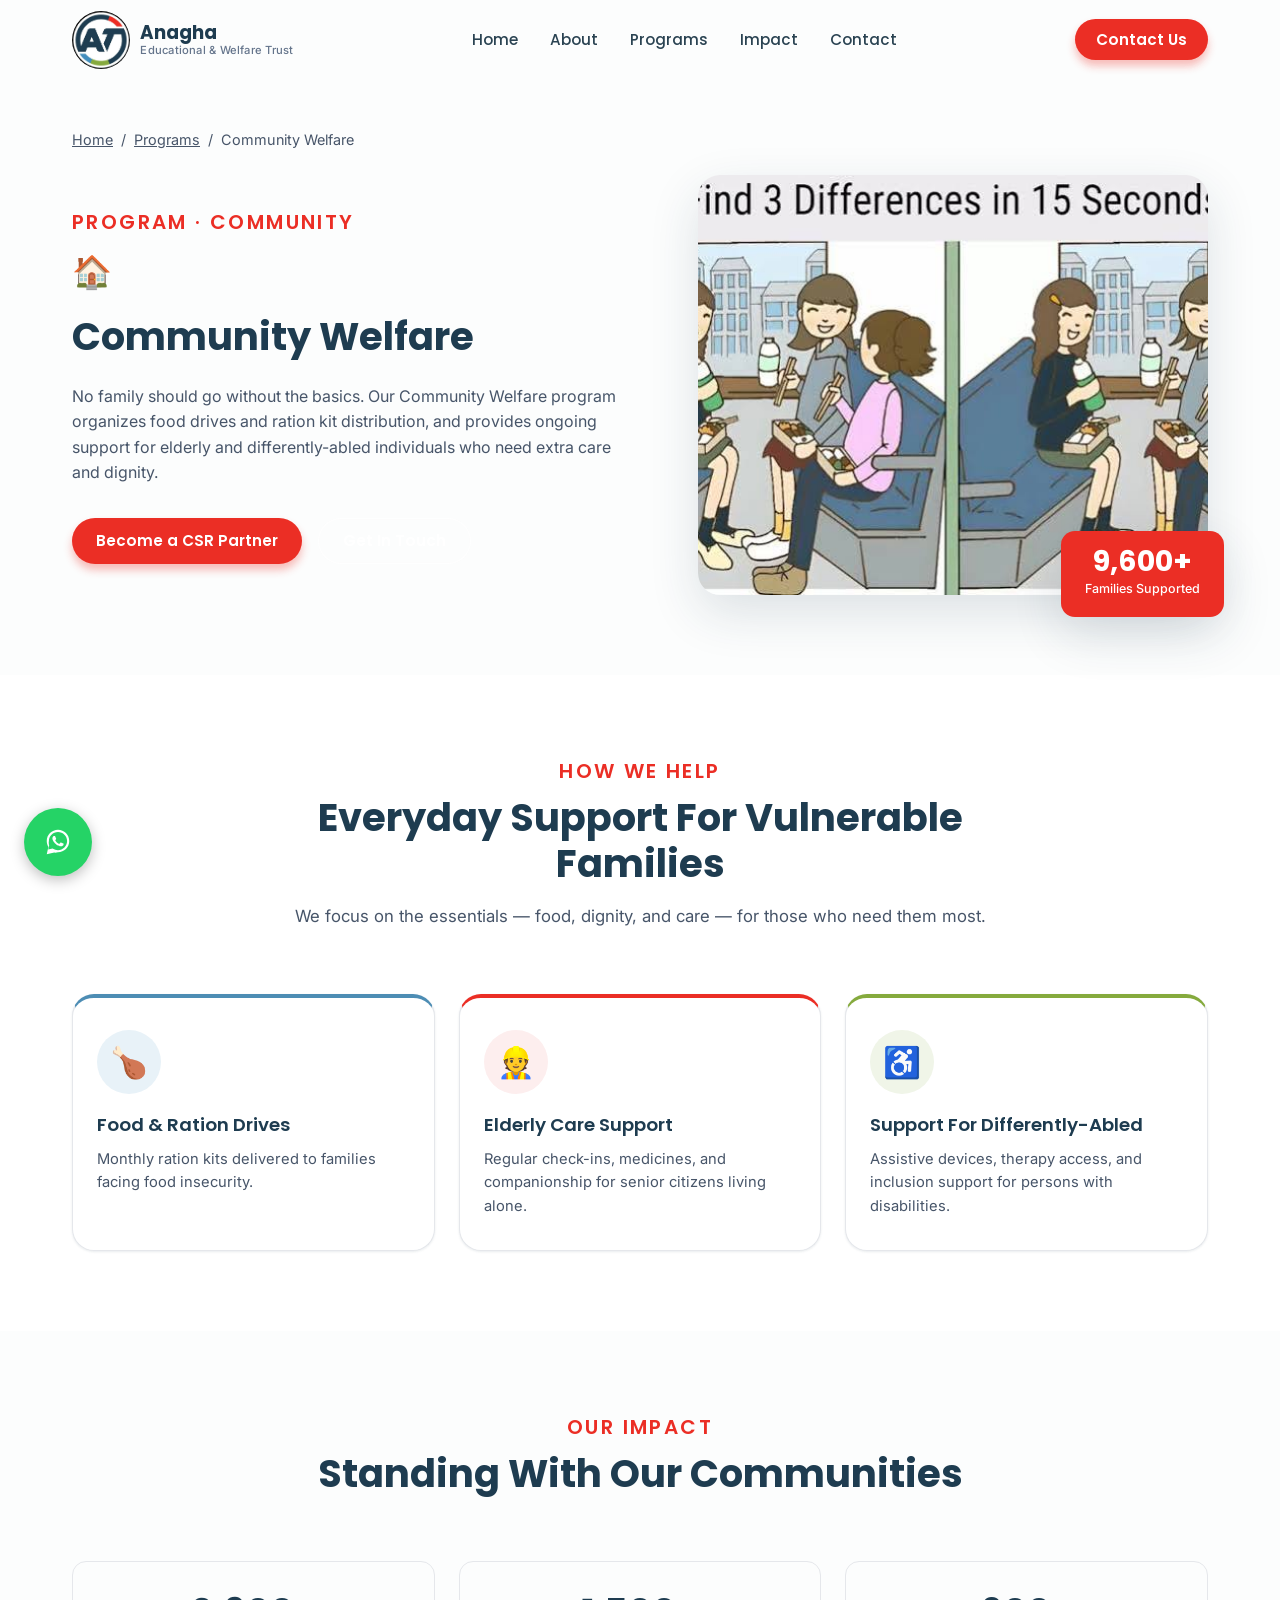
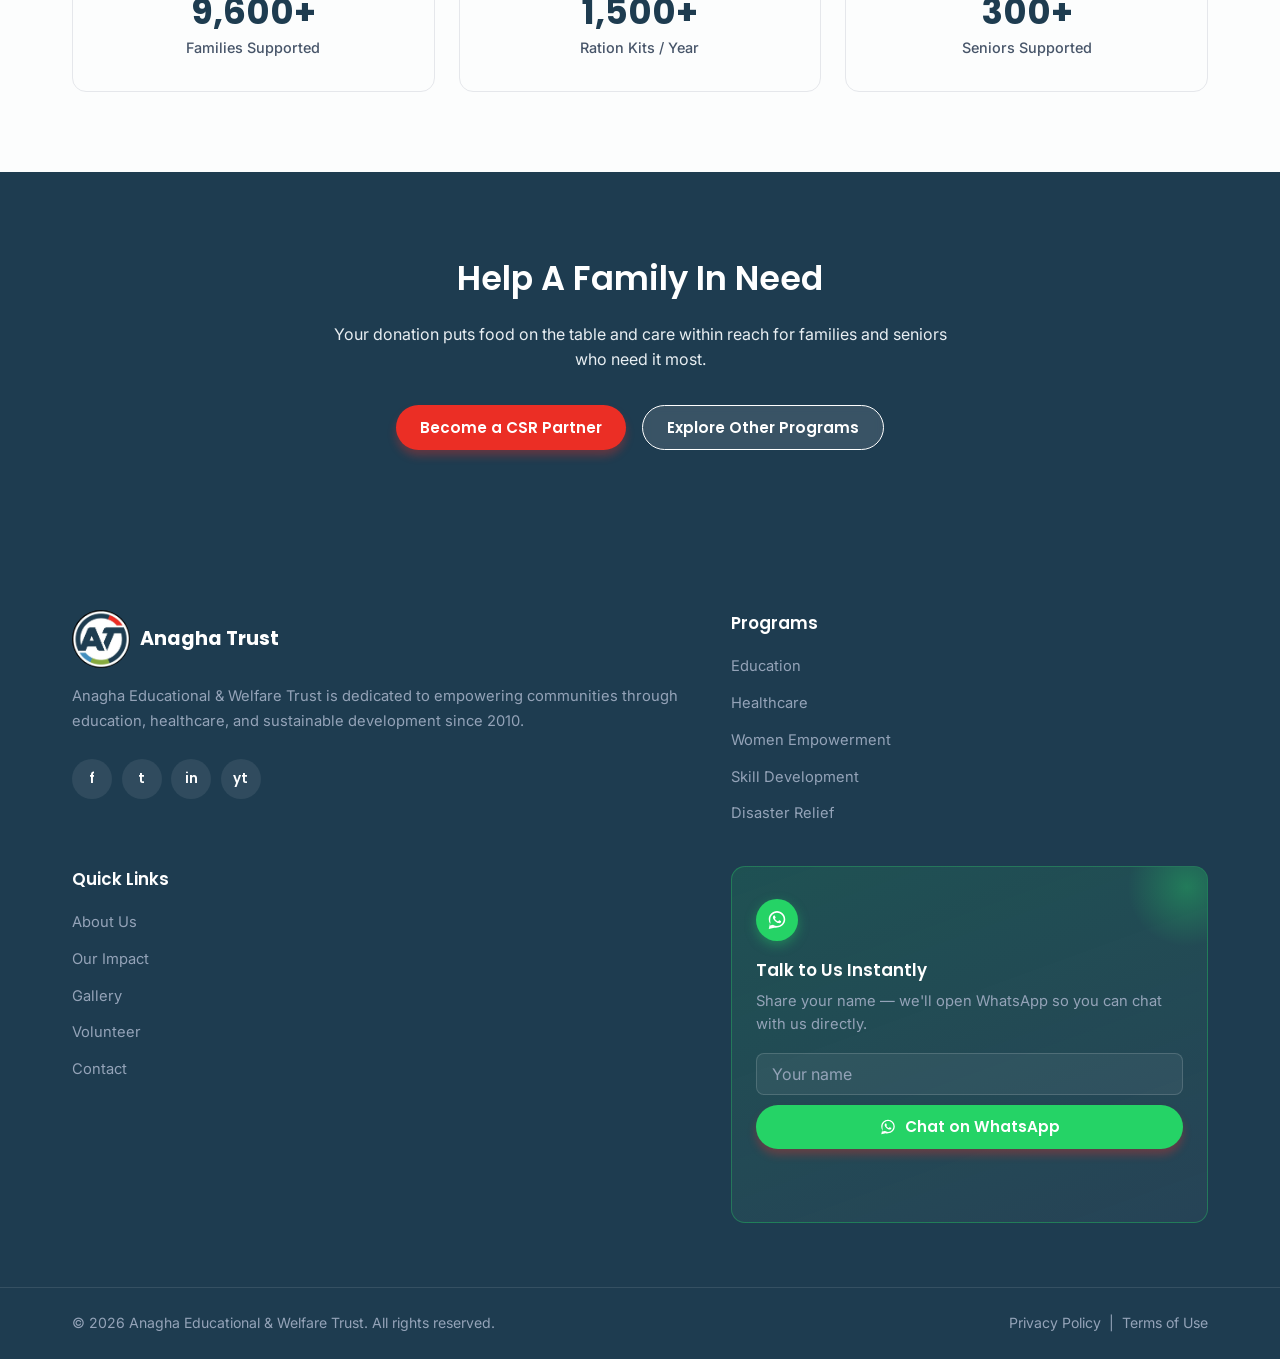
<file: community-welfare.html>
<!doctype html>
<html lang="en">
  <head>
  <link rel="apple-touch-icon" href="images/favicon.png">
    <meta charset="UTF-8" />
    <meta name="viewport" content="width=device-width, initial-scale=1.0" />
    <meta
      name="description"
      content="Anagha Trust's Community Welfare program provides food drives, ration kits, and support for elderly and differently-abled individuals."
    />
    <title>Community Welfare — Anagha Educational &amp; Welfare Trust</title>

    <link rel="preconnect" href="https://fonts.googleapis.com" />
    <link rel="icon" type="image/png" href="images/favicon.png" />
    <link rel="preconnect" href="https://fonts.gstatic.com" crossorigin />
    <link
      href="https://fonts.googleapis.com/css2?family=Inter:wght@400;500;600&family=Poppins:wght@500;600;700&display=swap"
      rel="stylesheet"
    />

    <link rel="stylesheet" href="style.css" />
    <style>
      /* Offset for the fixed header, since this page's first section isn't
         a full-height hero like the homepage. */
      .prog-hero {
        padding-top: calc(var(--header-h) + var(--space-6));
        padding-bottom: var(--space-10);
        background: var(--bg);
      }
      .prog-breadcrumb {
        display: block;
        margin-bottom: var(--space-3);
        font-size: 0.9rem;
        color: var(--gray-600);
      }
      .prog-breadcrumb a {
        color: inherit;
        text-decoration: underline;
      }
      .prog-hero__grid {
        display: grid;
        grid-template-columns: 1.1fr 1fr;
        gap: var(--space-8);
        align-items: center;
      }
      .prog-hero__media {
        position: relative;
      }
      .prog-hero__media img {
        width: 100%;
        height: 420px;
        object-fit: cover;
        border-radius: var(--radius-lg);
        box-shadow: var(--shadow-lg);
      }
      .prog-hero__icon {
        font-size: 2rem;
        margin-bottom: var(--space-2);
      }
      .prog-hero__text {
        color: var(--gray-600);
        margin: var(--space-3) 0 var(--space-4);
      }
      .prog-hero__buttons {
        display: flex;
        gap: var(--space-2);
        flex-wrap: wrap;
      }

      .prog-highlights {
        padding: var(--space-10) 0;
        background: var(--card);
      }
      .prog-highlights__grid {
        display: grid;
        grid-template-columns: repeat(3, 1fr);
        gap: var(--space-3);
        margin-top: var(--space-4);
      }

      .prog-stats {
        padding: var(--space-10) 0;
        background: var(--bg);
      }
      .prog-stats__grid {
        display: grid;
        grid-template-columns: repeat(3, 1fr);
        gap: var(--space-3);
        margin-top: var(--space-4);
      }

      .prog-cta {
        padding: var(--space-10) 0;
        background: var(--primary);
        color: #fff;
        text-align: center;
      }
      .prog-cta h2 {
        font-family: var(--font-heading);
        font-weight: 600;
        font-size: clamp(1.5rem, 3vw, 2.1rem);
        margin-bottom: var(--space-2);
      }
      .prog-cta p {
        color: var(--primary-50);
        max-width: 620px;
        margin: 0 auto var(--space-4);
      }
      .prog-cta__buttons {
        display: flex;
        gap: var(--space-2);
        justify-content: center;
        flex-wrap: wrap;
      }

      @media (max-width: 860px) {
        .prog-hero__grid {
          grid-template-columns: 1fr;
        }
        .prog-hero__media img {
          height: 280px;
        }
        .prog-highlights__grid {
          grid-template-columns: 1fr;
        }
        .prog-stats__grid {
          grid-template-columns: repeat(2, 1fr);
        }
      }
    </style>
  </head>
  <body>
    <header class="header" id="header">
      <nav class="nav container" aria-label="Primary navigation">
        <a
          href="index.html#home"
          class="nav__logo"
          aria-label="Anagha Educational and Welfare Trust home"
        >
          <span class="nav__logo-mark"></span>
          <span class="nav__logo-text">
            <span class="nav__logo-title">Anagha</span>
            <span class="nav__logo-sub">Educational &amp; Welfare Trust</span>
          </span>
        </a>

        <ul class="nav__menu" id="navMenu">
          <li><a href="index.html#home" class="nav__link">Home</a></li>
          <li><a href="index.html#about" class="nav__link">About</a></li>
          <li><a href="index.html#programs" class="nav__link">Programs</a></li>
          <li><a href="index.html#impact" class="nav__link">Impact</a></li>
          <li><a href="index.html#contact" class="nav__link">Contact</a></li>
          <li class="nav__cta-mobile">
            <a href="mailto:info@anagha-trust.org" class="btn btn--accent btn--block">Contact Us</a>
          </li>
        </ul>

        <div class="nav__actions">
          <a href="mailto:info@anagha-trust.org" class="btn btn--accent nav__donate"
            >Contact Us</a
          >
          <button
            class="nav__toggle"
            id="navToggle"
            aria-label="Toggle navigation menu"
            aria-expanded="false"
            aria-controls="navMenu"
          >
            <span></span><span></span><span></span>
          </button>
        </div>
      </nav>
    </header>

    <!-- ============ PROGRAM HERO ============ -->
    <section class="prog-hero" id="community-welfare" aria-label="Community Welfare program overview">
      <div class="container">
        <span class="prog-breadcrumb">
          <a href="index.html">Home</a> &nbsp;/&nbsp;
          <a href="index.html#programs">Programs</a> &nbsp;/&nbsp; Community Welfare
        </span>

        <div class="prog-hero__grid">
          <div class="prog-hero__body">
            <p class="section-head__eyebrow">Program · Community</p>
            <div class="prog-hero__icon" aria-hidden="true">&#127968;</div>
            <h1 class="section-head__title">Community Welfare</h1>
            <p class="prog-hero__text">No family should go without the basics. Our Community Welfare program organizes food drives and ration kit distribution, and provides ongoing support for elderly and differently-abled individuals who need extra care and dignity.</p>
            <div class="prog-hero__buttons">
              <a href="index.html#contact" class="btn btn--accent">Become a CSR Partner</a>
              <a href="index.html#contact" class="btn btn--ghost">Get In Touch</a>
            </div>
          </div>

          <div class="prog-hero__media">
            <img
              src="images/img3.jpg"
              alt="Volunteers distributing ration kits to a community"
              loading="lazy"
            />
            <div class="about__badge">
              <span class="about__badge-num">9,600+</span>
              <span class="about__badge-text">Families Supported</span>
            </div>
          </div>
        </div>
      </div>
    </section>

    <!-- ============ WHAT WE DO ============ -->
    <section class="prog-highlights" aria-label="Community Welfare highlights">
      <div class="container">
        <div class="section-head">
          <p class="section-head__eyebrow">How We Help</p>
          <h2 class="section-head__title">Everyday Support For Vulnerable Families</h2>
          <p class="section-head__text">We focus on the essentials — food, dignity, and care — for those who need them most.</p>
        </div>

        <div class="prog-highlights__grid">
          <div class="feature-card">
            <div class="feature-card__icon" aria-hidden="true">&#127831;</div>
            <h3>Food &amp; Ration Drives</h3>
            <p>Monthly ration kits delivered to families facing food insecurity.</p>
          </div>
          <div class="feature-card">
            <div class="feature-card__icon" aria-hidden="true">&#128119;</div>
            <h3>Elderly Care Support</h3>
            <p>Regular check-ins, medicines, and companionship for senior citizens living alone.</p>
          </div>
          <div class="feature-card">
            <div class="feature-card__icon" aria-hidden="true">&#9855;</div>
            <h3>Support For Differently-Abled</h3>
            <p>Assistive devices, therapy access, and inclusion support for persons with disabilities.</p>
          </div>
        </div>
      </div>
    </section>

    <!-- ============ PROGRAM IMPACT ============ -->
    <section class="prog-stats" aria-label="Community Welfare impact in numbers">
      <div class="container">
        <div class="section-head">
          <p class="section-head__eyebrow">Our Impact</p>
          <h2 class="section-head__title">Standing With Our Communities</h2>
        </div>

        <div class="prog-stats__grid">
          <div class="impact__card">
            <div class="impact__number">9,600+</div>
            <p class="impact__label">Families Supported</p>
          </div>
          <div class="impact__card">
            <div class="impact__number">1,500+</div>
            <p class="impact__label">Ration Kits / Year</p>
          </div>
          <div class="impact__card">
            <div class="impact__number">300+</div>
            <p class="impact__label">Seniors Supported</p>
          </div>
        </div>
      </div>
    </section>

    <!-- ============ CTA ============ -->
    <section class="prog-cta" aria-label="Support Community Welfare">
      <div class="container">
        <h2>Help A Family In Need</h2>
        <p>Your donation puts food on the table and care within reach for families and seniors who need it most.</p>
        <div class="prog-cta__buttons">
          <a href="index.html#contact" class="btn btn--accent">Become a CSR Partner</a>
          <a href="index.html#programs" class="btn btn--ghost" style="border-color:#fff;color:#fff;">Explore Other Programs</a>
        </div>
      </div>
    </section>
    <!-- ============ FOOTER ============ -->
    <footer class="footer" aria-label="Site footer">
      <div class="container footer__grid">
        <div class="footer__col footer__col--about">
          <a href="index.html#home" class="footer__logo">
            <span class="nav__logo-mark"></span>
            <span>Anagha Trust</span>
          </a>
          <p class="footer__about">
            Anagha Educational &amp; Welfare Trust is dedicated to empowering
            communities through education, healthcare, and sustainable
            development since 2010.
          </p>
          <div class="footer__social">
            <a href="#" aria-label="Facebook" class="footer__social-link">f</a>
            <a href="#" aria-label="Twitter" class="footer__social-link">t</a>
            <a href="#" aria-label="Instagram" class="footer__social-link"
              >in</a
            >
            <a href="#" aria-label="YouTube" class="footer__social-link">yt</a>
          </div>
        </div>

        <div class="footer__col">
          <h4 class="footer__heading">Programs</h4>
          <ul>
            <li><a href="education.html">Education</a></li>
            <li><a href="healthcare.html">Healthcare</a></li>
            <li><a href="women-empowerment.html">Women Empowerment</a></li>
            <li><a href="skill-development.html">Skill Development</a></li>
            <li><a href="disaster-relief.html">Disaster Relief</a></li>
          </ul>
        </div>

        <div class="footer__col">
          <h4 class="footer__heading">Quick Links</h4>
          <ul>
            <li><a href="index.html#about">About Us</a></li>
            <li><a href="index.html#impact">Our Impact</a></li>
            <li><a href="index.html#gallery">Gallery</a></li>
            <li><a href="index.html#volunteer">Volunteer</a></li>
            <li><a href="index.html#contact">Contact</a></li>
          </ul>
        </div>

        <div class="footer__col footer__col--newsletter">
          <div class="wa-subscribe">
            <div class="wa-subscribe__icon">
              <svg
                viewBox="0 0 32 32"
                xmlns="http://www.w3.org/2000/svg"
                width="22"
                height="22"
                fill="#ffffff"
              >
                <path
                  d="M16.004 3C9.376 3 4 8.373 4 15c0 2.276.633 4.402 1.732 6.216L4 29l7.98-1.688A11.93 11.93 0 0 0 16.004 27C22.63 27 28 21.627 28 15S22.63 3 16.004 3zm0 21.7c-1.95 0-3.77-.55-5.318-1.5l-.382-.227-4.73 1.001 1.02-4.6-.25-.395A9.66 9.66 0 0 1 6.3 15c0-5.35 4.353-9.7 9.704-9.7 5.35 0 9.7 4.35 9.7 9.7 0 5.352-4.35 9.7-9.7 9.7zm5.34-7.26c-.293-.147-1.734-.856-2.003-.954-.268-.098-.464-.147-.66.147-.196.293-.757.953-.928 1.15-.17.196-.34.22-.634.073-.293-.147-1.237-.456-2.356-1.454-.87-.776-1.458-1.735-1.629-2.028-.17-.293-.018-.451.128-.598.132-.131.293-.34.44-.51.146-.17.195-.293.293-.488.098-.196.049-.367-.024-.514-.073-.147-.66-1.59-.904-2.178-.238-.573-.48-.495-.66-.504-.17-.008-.366-.01-.562-.01-.196 0-.514.073-.783.367-.269.293-1.027 1.004-1.027 2.448 0 1.444 1.052 2.84 1.198 3.036.146.196 2.07 3.16 5.017 4.432.701.303 1.248.484 1.675.62.704.224 1.344.192 1.85.117.564-.084 1.734-.709 1.979-1.393.244-.684.244-1.27.171-1.393-.073-.122-.269-.196-.562-.343z"
                />
              </svg>
            </div>
            <h4 class="footer__heading">Talk to Us Instantly</h4>
            <p>
              Share your name — we'll open WhatsApp so you can chat with us
              directly.
            </p>
            <form class="wa-subscribe__form" id="newsletterForm" novalidate>
              <input
                type="text"
                name="name"
                id="waName"
                placeholder="Your name"
                aria-label="Your name"
                required
              />
              <button type="submit" class="btn btn--accent wa-subscribe__btn">
                <svg
                  viewBox="0 0 32 32"
                  xmlns="http://www.w3.org/2000/svg"
                  width="18"
                  height="18"
                  fill="currentColor"
                >
                  <path
                    d="M16.004 3C9.376 3 4 8.373 4 15c0 2.276.633 4.402 1.732 6.216L4 29l7.98-1.688A11.93 11.93 0 0 0 16.004 27C22.63 27 28 21.627 28 15S22.63 3 16.004 3zm0 21.7c-1.95 0-3.77-.55-5.318-1.5l-.382-.227-4.73 1.001 1.02-4.6-.25-.395A9.66 9.66 0 0 1 6.3 15c0-5.35 4.353-9.7 9.704-9.7 5.35 0 9.7 4.35 9.7 9.7 0 5.352-4.35 9.7-9.7 9.7zm5.34-7.26c-.293-.147-1.734-.856-2.003-.954-.268-.098-.464-.147-.66.147-.196.293-.757.953-.928 1.15-.17.196-.34.22-.634.073-.293-.147-1.237-.456-2.356-1.454-.87-.776-1.458-1.735-1.629-2.028-.17-.293-.018-.451.128-.598.132-.131.293-.34.44-.51.146-.17.195-.293.293-.488.098-.196.049-.367-.024-.514-.073-.147-.66-1.59-.904-2.178-.238-.573-.48-.495-.66-.504-.17-.008-.366-.01-.562-.01-.196 0-.514.073-.783.367-.269.293-1.027 1.004-1.027 2.448 0 1.444 1.052 2.84 1.198 3.036.146.196 2.07 3.16 5.017 4.432.701.303 1.248.484 1.675.62.704.224 1.344.192 1.85.117.564-.084 1.734-.709 1.979-1.393.244-.684.244-1.27.171-1.393-.073-.122-.269-.196-.562-.343z"
                  />
                </svg>
                Chat on WhatsApp
              </button>
            </form>
            <p class="form-message" id="newsletterMessage" role="status"></p>
          </div>
        </div>
      </div>

      <div class="footer__bottom">
        <div class="container footer__bottom-inner">
          <p>
            &copy; <span id="year"></span> Anagha Educational &amp; Welfare
            Trust. All rights reserved.
          </p>
          <p>
            <a href="#">Privacy Policy</a> &nbsp;|&nbsp;
            <a href="#">Terms of Use</a>
          </p>
        </div>
      </div>
    </footer>

    <!-- ============ BACK TO TOP ============ -->
    <button class="back-to-top" id="backToTop" aria-label="Back to top">
      &#8593;
    </button>

    <!-- ============ WHATSAPP FLOATING ICON ============ -->
    <a
      href="https://wa.me/919008762525?text=Hello%2C%20I%20would%20like%20to%20know%20more%20details%20about%20the%20trust"
      class="whatsapp-float"
      target="_blank"
      rel="noopener noreferrer"
      aria-label="Chat with us on WhatsApp"
    >
      <svg
        viewBox="0 0 32 32"
        xmlns="http://www.w3.org/2000/svg"
        width="32"
        height="32"
        fill="#ffffff"
      >
        <path
          d="M16.004 3C9.376 3 4 8.373 4 15c0 2.276.633 4.402 1.732 6.216L4 29l7.98-1.688A11.93 11.93 0 0 0 16.004 27C22.63 27 28 21.627 28 15S22.63 3 16.004 3zm0 21.7c-1.95 0-3.77-.55-5.318-1.5l-.382-.227-4.73 1.001 1.02-4.6-.25-.395A9.66 9.66 0 0 1 6.3 15c0-5.35 4.353-9.7 9.704-9.7 5.35 0 9.7 4.35 9.7 9.7 0 5.352-4.35 9.7-9.7 9.7zm5.34-7.26c-.293-.147-1.734-.856-2.003-.954-.268-.098-.464-.147-.66.147-.196.293-.757.953-.928 1.15-.17.196-.34.22-.634.073-.293-.147-1.237-.456-2.356-1.454-.87-.776-1.458-1.735-1.629-2.028-.17-.293-.018-.451.128-.598.132-.131.293-.34.44-.51.146-.17.195-.293.293-.488.098-.196.049-.367-.024-.514-.073-.147-.66-1.59-.904-2.178-.238-.573-.48-.495-.66-.504-.17-.008-.366-.01-.562-.01-.196 0-.514.073-.783.367-.269.293-1.027 1.004-1.027 2.448 0 1.444 1.052 2.84 1.198 3.036.146.196 2.07 3.16 5.017 4.432.701.303 1.248.484 1.675.62.704.224 1.344.192 1.85.117.564-.084 1.734-.709 1.979-1.393.244-.684.244-1.27.171-1.393-.073-.122-.269-.196-.562-.343z"
        />
      </svg>
    </a>

    <script type="module" src="script.js"></script>
  </body>
</html>
</file>
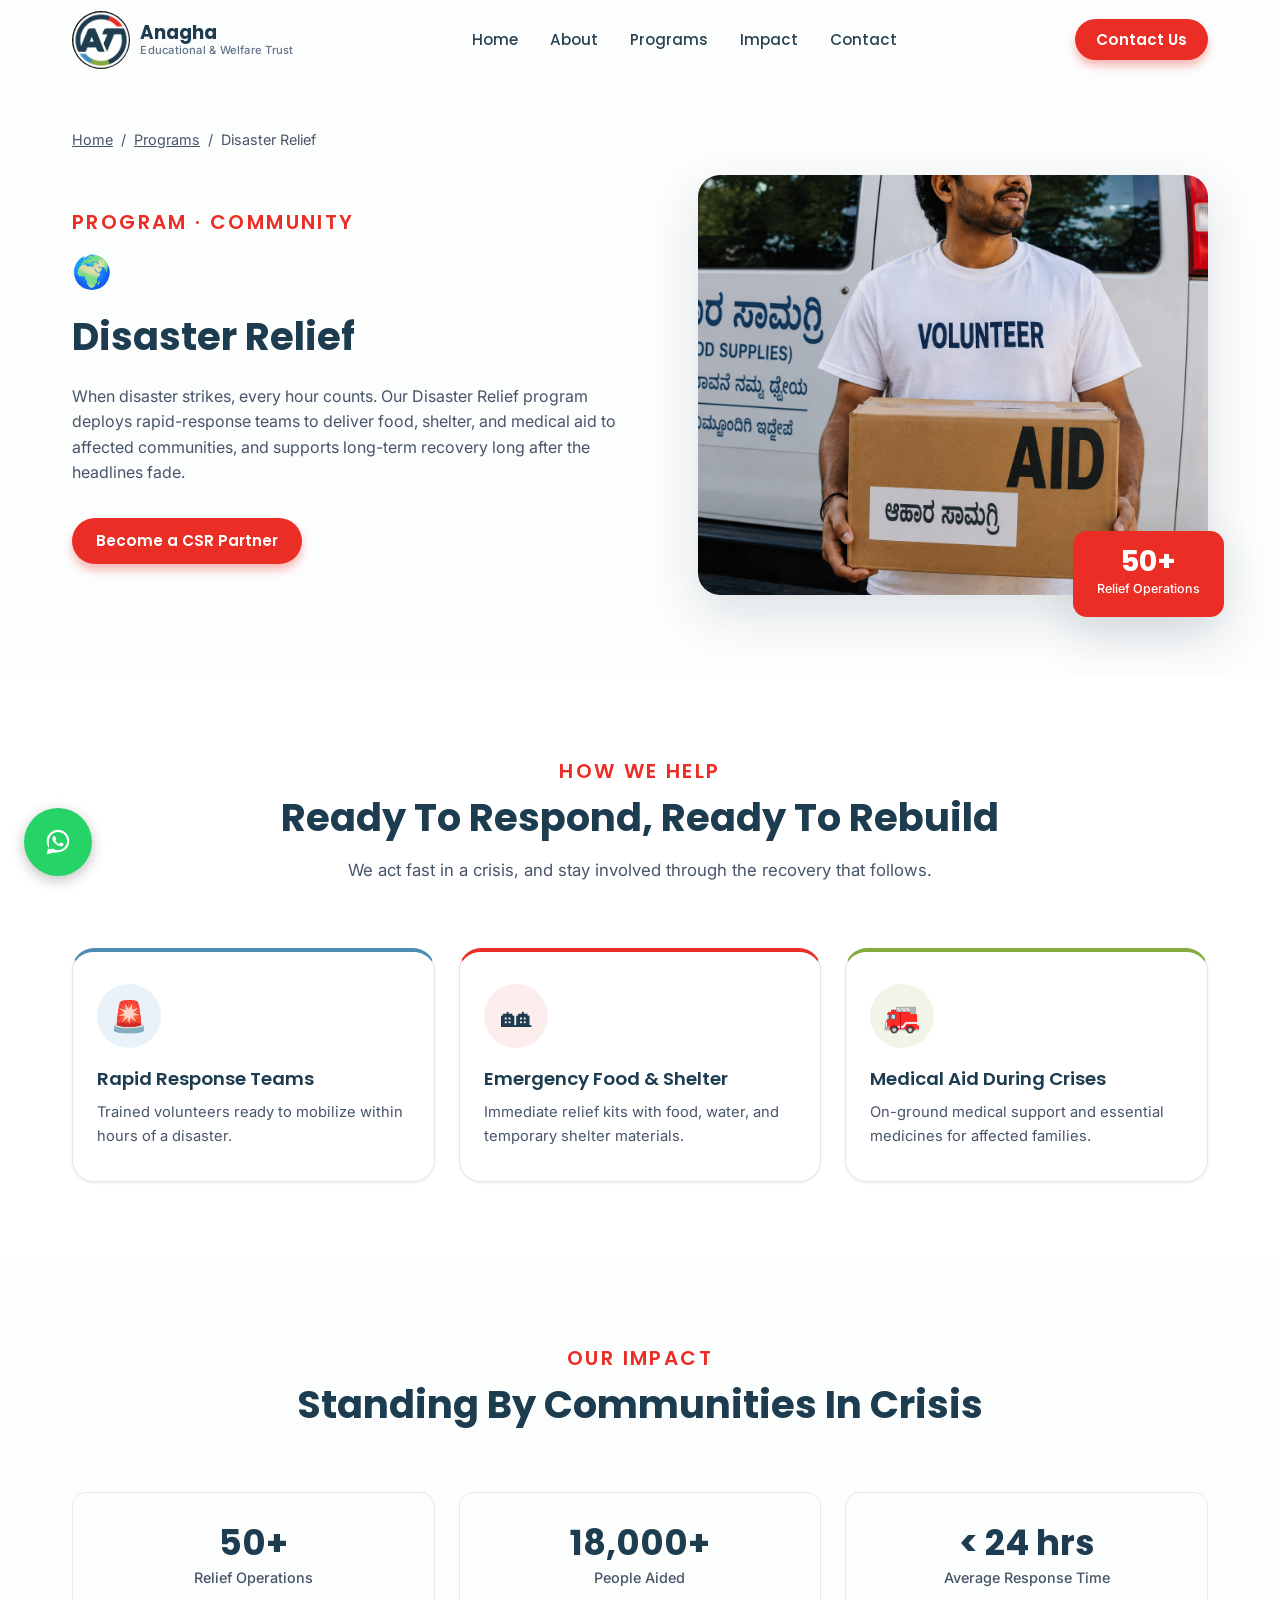
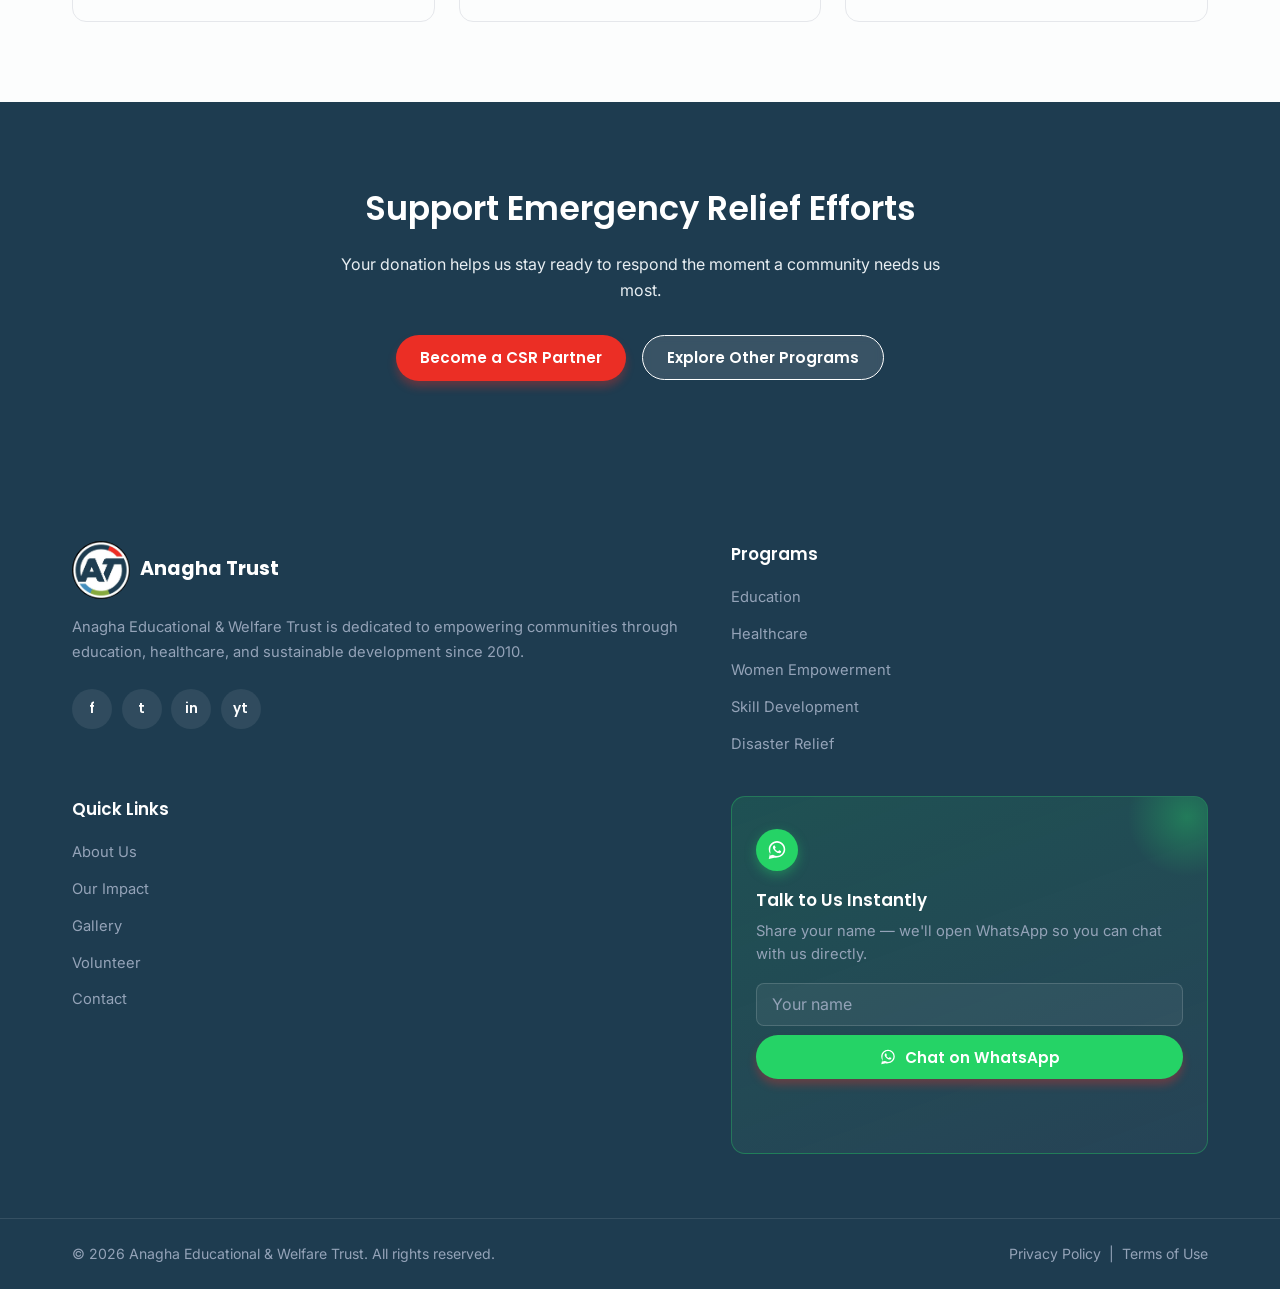
<file: disaster-relief.html>
<!doctype html>
<html lang="en">
  <head>
  <link rel="apple-touch-icon" href="images/favicon.png">
    <meta charset="UTF-8" />
    <meta name="viewport" content="width=device-width, initial-scale=1.0" />
    <meta
      name="description"
      content="Anagha Trust's Disaster Relief program deploys rapid response teams providing food, shelter, and medical aid during crises."
    />
    <title>Disaster Relief — Anagha Educational &amp; Welfare Trust</title>

    <link rel="preconnect" href="https://fonts.googleapis.com" />
    <link rel="icon" type="image/png" href="images/favicon.png" />
    <link rel="preconnect" href="https://fonts.gstatic.com" crossorigin />
    <link
      href="https://fonts.googleapis.com/css2?family=Inter:wght@400;500;600&family=Poppins:wght@500;600;700&display=swap"
      rel="stylesheet"
    />

    <link rel="stylesheet" href="style.css" />
    <style>
      /* Offset for the fixed header, since this page's first section isn't
         a full-height hero like the homepage. */
      .prog-hero {
        padding-top: calc(var(--header-h) + var(--space-6));
        padding-bottom: var(--space-10);
        background: var(--bg);
      }
      .prog-breadcrumb {
        display: block;
        margin-bottom: var(--space-3);
        font-size: 0.9rem;
        color: var(--gray-600);
      }
      .prog-breadcrumb a {
        color: inherit;
        text-decoration: underline;
      }
      .prog-hero__grid {
        display: grid;
        grid-template-columns: 1.1fr 1fr;
        gap: var(--space-8);
        align-items: center;
      }
      .prog-hero__media {
        position: relative;
      }
      .prog-hero__media img {
        width: 100%;
        height: 420px;
        object-fit: cover;
        border-radius: var(--radius-lg);
        box-shadow: var(--shadow-lg);
      }
      .prog-hero__icon {
        font-size: 2rem;
        margin-bottom: var(--space-2);
      }
      .prog-hero__text {
        color: var(--gray-600);
        margin: var(--space-3) 0 var(--space-4);
      }
      .prog-hero__buttons {
        display: flex;
        gap: var(--space-2);
        flex-wrap: wrap;
      }

      .prog-highlights {
        padding: var(--space-10) 0;
        background: var(--card);
      }
      .prog-highlights__grid {
        display: grid;
        grid-template-columns: repeat(3, 1fr);
        gap: var(--space-3);
        margin-top: var(--space-4);
      }

      .prog-stats {
        padding: var(--space-10) 0;
        background: var(--bg);
      }
      .prog-stats__grid {
        display: grid;
        grid-template-columns: repeat(3, 1fr);
        gap: var(--space-3);
        margin-top: var(--space-4);
      }

      .prog-cta {
        padding: var(--space-10) 0;
        background: var(--primary);
        color: #fff;
        text-align: center;
      }
      .prog-cta h2 {
        font-family: var(--font-heading);
        font-weight: 600;
        font-size: clamp(1.5rem, 3vw, 2.1rem);
        margin-bottom: var(--space-2);
      }
      .prog-cta p {
        color: var(--primary-50);
        max-width: 620px;
        margin: 0 auto var(--space-4);
      }
      .prog-cta__buttons {
        display: flex;
        gap: var(--space-2);
        justify-content: center;
        flex-wrap: wrap;
      }

      @media (max-width: 860px) {
        .prog-hero__grid {
          grid-template-columns: 1fr;
        }
        .prog-hero__media img {
          height: 280px;
        }
        .prog-highlights__grid {
          grid-template-columns: 1fr;
        }
        .prog-stats__grid {
          grid-template-columns: repeat(2, 1fr);
        }
      }
    </style>
  </head>
  <body>
    <header class="header" id="header">
      <nav class="nav container" aria-label="Primary navigation">
        <a
          href="index.html#home"
          class="nav__logo"
          aria-label="Anagha Educational and Welfare Trust home"
        >
          <span class="nav__logo-mark"></span>
          <span class="nav__logo-text">
            <span class="nav__logo-title">Anagha</span>
            <span class="nav__logo-sub">Educational &amp; Welfare Trust</span>
          </span>
        </a>

        <ul class="nav__menu" id="navMenu">
          <li><a href="index.html#home" class="nav__link">Home</a></li>
          <li><a href="index.html#about" class="nav__link">About</a></li>
          <li><a href="index.html#programs" class="nav__link">Programs</a></li>
          <li><a href="index.html#impact" class="nav__link">Impact</a></li>
          <li><a href="index.html#contact" class="nav__link">Contact</a></li>
          <li class="nav__cta-mobile">
            <a href="mailto:info@anagha-trust.org" class="btn btn--accent btn--block">Contact Us</a>
          </li>
        </ul>

        <div class="nav__actions">
          <a href="mailto:info@anagha-trust.org" class="btn btn--accent nav__donate"
            >Contact Us</a
          >
          <button
            class="nav__toggle"
            id="navToggle"
            aria-label="Toggle navigation menu"
            aria-expanded="false"
            aria-controls="navMenu"
          >
            <span></span><span></span><span></span>
          </button>
        </div>
      </nav>
    </header>

    <!-- ============ PROGRAM HERO ============ -->
    <section class="prog-hero" id="disaster-relief" aria-label="Disaster Relief program overview">
      <div class="container">
        <span class="prog-breadcrumb">
          <a href="index.html">Home</a> &nbsp;/&nbsp;
          <a href="index.html#programs">Programs</a> &nbsp;/&nbsp; Disaster Relief
        </span>

        <div class="prog-hero__grid">
          <div class="prog-hero__body">
            <p class="section-head__eyebrow">Program · Community</p>
            <div class="prog-hero__icon" aria-hidden="true">&#127757;</div>
            <h1 class="section-head__title">Disaster Relief</h1>
            <p class="prog-hero__text">When disaster strikes, every hour counts. Our Disaster Relief program deploys rapid-response teams to deliver food, shelter, and medical aid to affected communities, and supports long-term recovery long after the headlines fade.</p>
            <div class="prog-hero__buttons">
              <a href="index.html#contact" class="btn btn--accent">Become a CSR Partner</a>
              <a href="index.html#contact" class="btn btn--ghost">Get In Touch</a>
            </div>
          </div>

          <div class="prog-hero__media">
            <img
              src="images/hero/hero-volunteer.png"
              alt="Volunteers distributing relief supplies after a disaster"
              loading="lazy"
            />
            <div class="about__badge">
              <span class="about__badge-num">50+</span>
              <span class="about__badge-text">Relief Operations</span>
            </div>
          </div>
        </div>
      </div>
    </section>

    <!-- ============ WHAT WE DO ============ -->
    <section class="prog-highlights" aria-label="Disaster Relief highlights">
      <div class="container">
        <div class="section-head">
          <p class="section-head__eyebrow">How We Help</p>
          <h2 class="section-head__title">Ready To Respond, Ready To Rebuild</h2>
          <p class="section-head__text">We act fast in a crisis, and stay involved through the recovery that follows.</p>
        </div>

        <div class="prog-highlights__grid">
          <div class="feature-card">
            <div class="feature-card__icon" aria-hidden="true">&#128680;</div>
            <h3>Rapid Response Teams</h3>
            <p>Trained volunteers ready to mobilize within hours of a disaster.</p>
          </div>
          <div class="feature-card">
            <div class="feature-card__icon" aria-hidden="true">&#127960;</div>
            <h3>Emergency Food &amp; Shelter</h3>
            <p>Immediate relief kits with food, water, and temporary shelter materials.</p>
          </div>
          <div class="feature-card">
            <div class="feature-card__icon" aria-hidden="true">&#128658;</div>
            <h3>Medical Aid During Crises</h3>
            <p>On-ground medical support and essential medicines for affected families.</p>
          </div>
        </div>
      </div>
    </section>

    <!-- ============ PROGRAM IMPACT ============ -->
    <section class="prog-stats" aria-label="Disaster Relief impact in numbers">
      <div class="container">
        <div class="section-head">
          <p class="section-head__eyebrow">Our Impact</p>
          <h2 class="section-head__title">Standing By Communities In Crisis</h2>
        </div>

        <div class="prog-stats__grid">
          <div class="impact__card">
            <div class="impact__number">50+</div>
            <p class="impact__label">Relief Operations</p>
          </div>
          <div class="impact__card">
            <div class="impact__number">18,000+</div>
            <p class="impact__label">People Aided</p>
          </div>
          <div class="impact__card">
            <div class="impact__number">< 24 hrs</div>
            <p class="impact__label">Average Response Time</p>
          </div>
        </div>
      </div>
    </section>

    <!-- ============ CTA ============ -->
    <section class="prog-cta" aria-label="Support Disaster Relief">
      <div class="container">
        <h2>Support Emergency Relief Efforts</h2>
        <p>Your donation helps us stay ready to respond the moment a community needs us most.</p>
        <div class="prog-cta__buttons">
          <a href="index.html#contact" class="btn btn--accent">Become a CSR Partner</a>
          <a href="index.html#programs" class="btn btn--ghost" style="border-color:#fff;color:#fff;">Explore Other Programs</a>
        </div>
      </div>
    </section>
    <!-- ============ FOOTER ============ -->
    <footer class="footer" aria-label="Site footer">
      <div class="container footer__grid">
        <div class="footer__col footer__col--about">
          <a href="index.html#home" class="footer__logo">
            <span class="nav__logo-mark"></span>
            <span>Anagha Trust</span>
          </a>
          <p class="footer__about">
            Anagha Educational &amp; Welfare Trust is dedicated to empowering
            communities through education, healthcare, and sustainable
            development since 2010.
          </p>
          <div class="footer__social">
            <a href="#" aria-label="Facebook" class="footer__social-link">f</a>
            <a href="#" aria-label="Twitter" class="footer__social-link">t</a>
            <a href="#" aria-label="Instagram" class="footer__social-link"
              >in</a
            >
            <a href="#" aria-label="YouTube" class="footer__social-link">yt</a>
          </div>
        </div>

        <div class="footer__col">
          <h4 class="footer__heading">Programs</h4>
          <ul>
            <li><a href="education.html">Education</a></li>
            <li><a href="healthcare.html">Healthcare</a></li>
            <li><a href="women-empowerment.html">Women Empowerment</a></li>
            <li><a href="skill-development.html">Skill Development</a></li>
            <li><a href="disaster-relief.html">Disaster Relief</a></li>
          </ul>
        </div>

        <div class="footer__col">
          <h4 class="footer__heading">Quick Links</h4>
          <ul>
            <li><a href="index.html#about">About Us</a></li>
            <li><a href="index.html#impact">Our Impact</a></li>
            <li><a href="index.html#gallery">Gallery</a></li>
            <li><a href="index.html#volunteer">Volunteer</a></li>
            <li><a href="index.html#contact">Contact</a></li>
          </ul>
        </div>

        <div class="footer__col footer__col--newsletter">
          <div class="wa-subscribe">
            <div class="wa-subscribe__icon">
              <svg
                viewBox="0 0 32 32"
                xmlns="http://www.w3.org/2000/svg"
                width="22"
                height="22"
                fill="#ffffff"
              >
                <path
                  d="M16.004 3C9.376 3 4 8.373 4 15c0 2.276.633 4.402 1.732 6.216L4 29l7.98-1.688A11.93 11.93 0 0 0 16.004 27C22.63 27 28 21.627 28 15S22.63 3 16.004 3zm0 21.7c-1.95 0-3.77-.55-5.318-1.5l-.382-.227-4.73 1.001 1.02-4.6-.25-.395A9.66 9.66 0 0 1 6.3 15c0-5.35 4.353-9.7 9.704-9.7 5.35 0 9.7 4.35 9.7 9.7 0 5.352-4.35 9.7-9.7 9.7zm5.34-7.26c-.293-.147-1.734-.856-2.003-.954-.268-.098-.464-.147-.66.147-.196.293-.757.953-.928 1.15-.17.196-.34.22-.634.073-.293-.147-1.237-.456-2.356-1.454-.87-.776-1.458-1.735-1.629-2.028-.17-.293-.018-.451.128-.598.132-.131.293-.34.44-.51.146-.17.195-.293.293-.488.098-.196.049-.367-.024-.514-.073-.147-.66-1.59-.904-2.178-.238-.573-.48-.495-.66-.504-.17-.008-.366-.01-.562-.01-.196 0-.514.073-.783.367-.269.293-1.027 1.004-1.027 2.448 0 1.444 1.052 2.84 1.198 3.036.146.196 2.07 3.16 5.017 4.432.701.303 1.248.484 1.675.62.704.224 1.344.192 1.85.117.564-.084 1.734-.709 1.979-1.393.244-.684.244-1.27.171-1.393-.073-.122-.269-.196-.562-.343z"
                />
              </svg>
            </div>
            <h4 class="footer__heading">Talk to Us Instantly</h4>
            <p>
              Share your name — we'll open WhatsApp so you can chat with us
              directly.
            </p>
            <form class="wa-subscribe__form" id="newsletterForm" novalidate>
              <input
                type="text"
                name="name"
                id="waName"
                placeholder="Your name"
                aria-label="Your name"
                required
              />
              <button type="submit" class="btn btn--accent wa-subscribe__btn">
                <svg
                  viewBox="0 0 32 32"
                  xmlns="http://www.w3.org/2000/svg"
                  width="18"
                  height="18"
                  fill="currentColor"
                >
                  <path
                    d="M16.004 3C9.376 3 4 8.373 4 15c0 2.276.633 4.402 1.732 6.216L4 29l7.98-1.688A11.93 11.93 0 0 0 16.004 27C22.63 27 28 21.627 28 15S22.63 3 16.004 3zm0 21.7c-1.95 0-3.77-.55-5.318-1.5l-.382-.227-4.73 1.001 1.02-4.6-.25-.395A9.66 9.66 0 0 1 6.3 15c0-5.35 4.353-9.7 9.704-9.7 5.35 0 9.7 4.35 9.7 9.7 0 5.352-4.35 9.7-9.7 9.7zm5.34-7.26c-.293-.147-1.734-.856-2.003-.954-.268-.098-.464-.147-.66.147-.196.293-.757.953-.928 1.15-.17.196-.34.22-.634.073-.293-.147-1.237-.456-2.356-1.454-.87-.776-1.458-1.735-1.629-2.028-.17-.293-.018-.451.128-.598.132-.131.293-.34.44-.51.146-.17.195-.293.293-.488.098-.196.049-.367-.024-.514-.073-.147-.66-1.59-.904-2.178-.238-.573-.48-.495-.66-.504-.17-.008-.366-.01-.562-.01-.196 0-.514.073-.783.367-.269.293-1.027 1.004-1.027 2.448 0 1.444 1.052 2.84 1.198 3.036.146.196 2.07 3.16 5.017 4.432.701.303 1.248.484 1.675.62.704.224 1.344.192 1.85.117.564-.084 1.734-.709 1.979-1.393.244-.684.244-1.27.171-1.393-.073-.122-.269-.196-.562-.343z"
                  />
                </svg>
                Chat on WhatsApp
              </button>
            </form>
            <p class="form-message" id="newsletterMessage" role="status"></p>
          </div>
        </div>
      </div>

      <div class="footer__bottom">
        <div class="container footer__bottom-inner">
          <p>
            &copy; <span id="year"></span> Anagha Educational &amp; Welfare
            Trust. All rights reserved.
          </p>
          <p>
            <a href="#">Privacy Policy</a> &nbsp;|&nbsp;
            <a href="#">Terms of Use</a>
          </p>
        </div>
      </div>
    </footer>

    <!-- ============ BACK TO TOP ============ -->
    <button class="back-to-top" id="backToTop" aria-label="Back to top">
      &#8593;
    </button>

    <!-- ============ WHATSAPP FLOATING ICON ============ -->
    <a
      href="https://wa.me/919008762525?text=Hello%2C%20I%20would%20like%20to%20know%20more%20details%20about%20the%20trust"
      class="whatsapp-float"
      target="_blank"
      rel="noopener noreferrer"
      aria-label="Chat with us on WhatsApp"
    >
      <svg
        viewBox="0 0 32 32"
        xmlns="http://www.w3.org/2000/svg"
        width="32"
        height="32"
        fill="#ffffff"
      >
        <path
          d="M16.004 3C9.376 3 4 8.373 4 15c0 2.276.633 4.402 1.732 6.216L4 29l7.98-1.688A11.93 11.93 0 0 0 16.004 27C22.63 27 28 21.627 28 15S22.63 3 16.004 3zm0 21.7c-1.95 0-3.77-.55-5.318-1.5l-.382-.227-4.73 1.001 1.02-4.6-.25-.395A9.66 9.66 0 0 1 6.3 15c0-5.35 4.353-9.7 9.704-9.7 5.35 0 9.7 4.35 9.7 9.7 0 5.352-4.35 9.7-9.7 9.7zm5.34-7.26c-.293-.147-1.734-.856-2.003-.954-.268-.098-.464-.147-.66.147-.196.293-.757.953-.928 1.15-.17.196-.34.22-.634.073-.293-.147-1.237-.456-2.356-1.454-.87-.776-1.458-1.735-1.629-2.028-.17-.293-.018-.451.128-.598.132-.131.293-.34.44-.51.146-.17.195-.293.293-.488.098-.196.049-.367-.024-.514-.073-.147-.66-1.59-.904-2.178-.238-.573-.48-.495-.66-.504-.17-.008-.366-.01-.562-.01-.196 0-.514.073-.783.367-.269.293-1.027 1.004-1.027 2.448 0 1.444 1.052 2.84 1.198 3.036.146.196 2.07 3.16 5.017 4.432.701.303 1.248.484 1.675.62.704.224 1.344.192 1.85.117.564-.084 1.734-.709 1.979-1.393.244-.684.244-1.27.171-1.393-.073-.122-.269-.196-.562-.343z"
        />
      </svg>
    </a>

    <script type="module" src="script.js"></script>
  </body>
</html>
</file>
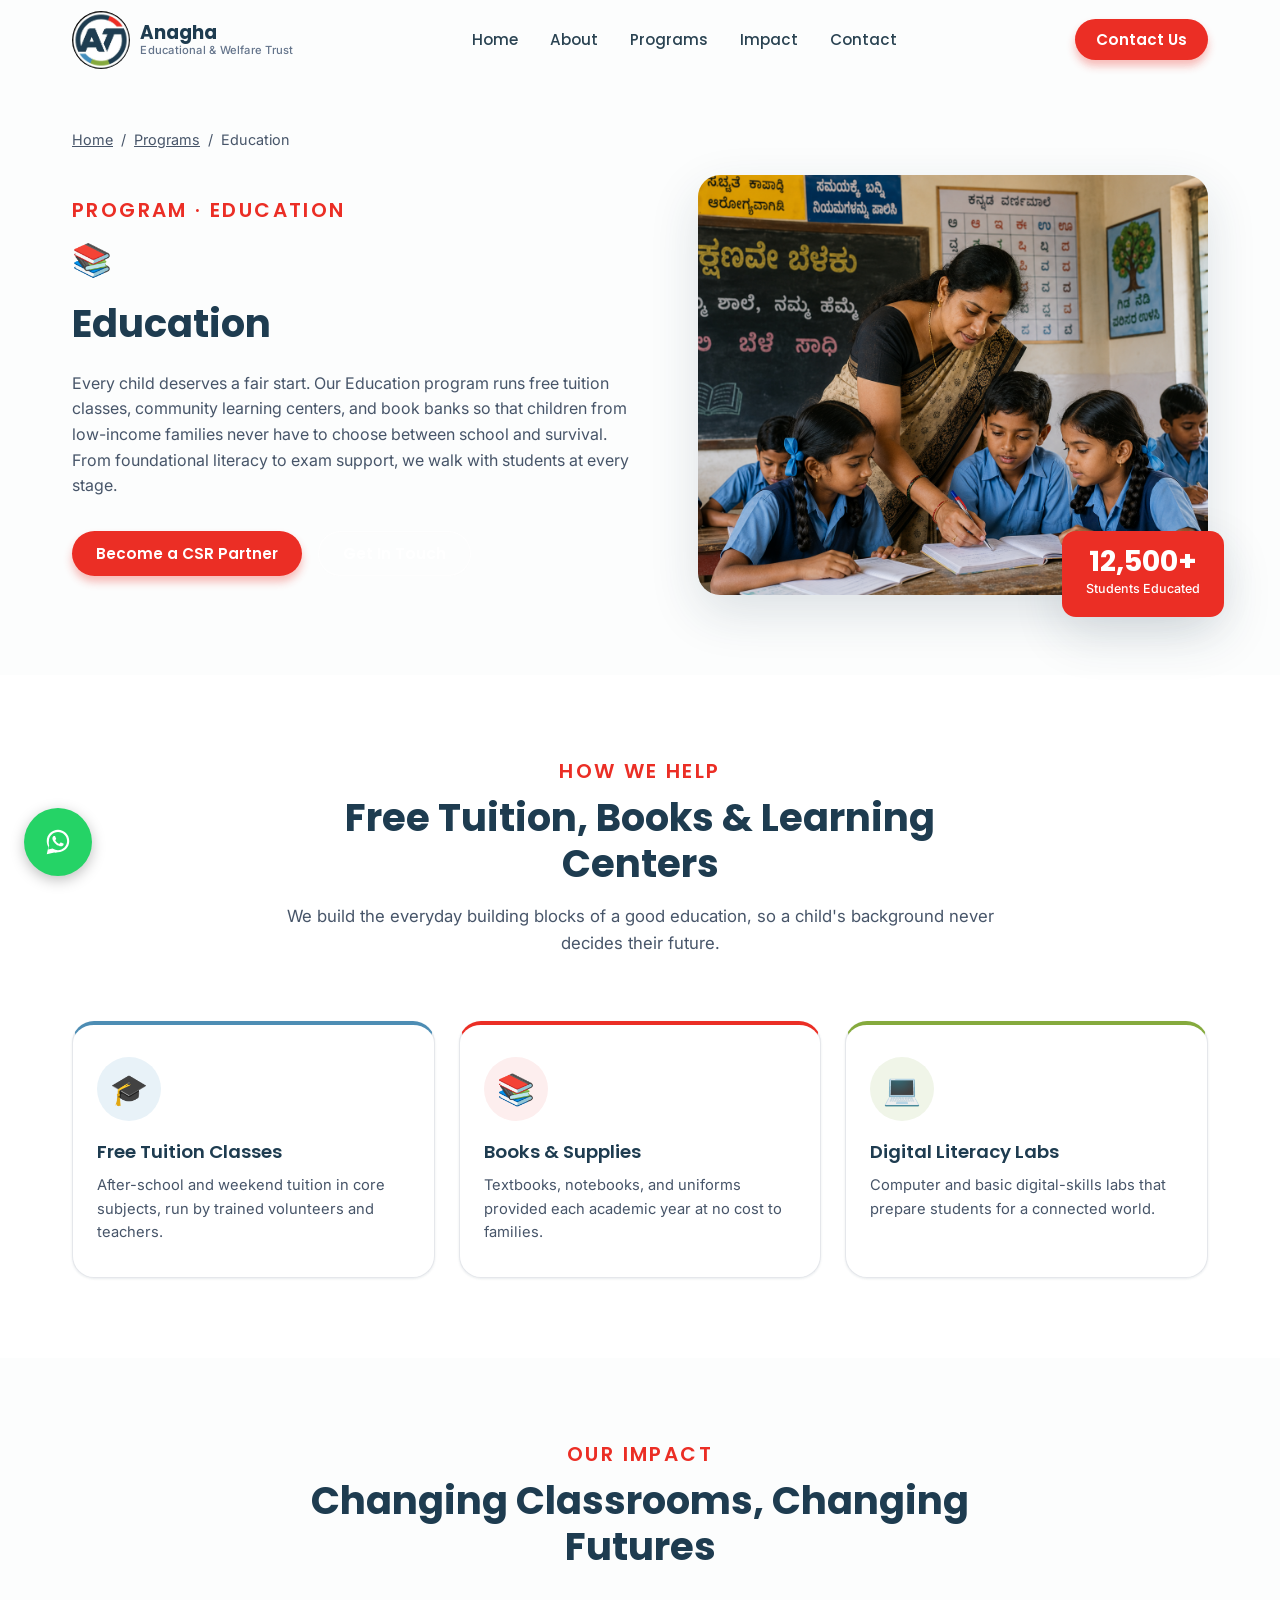
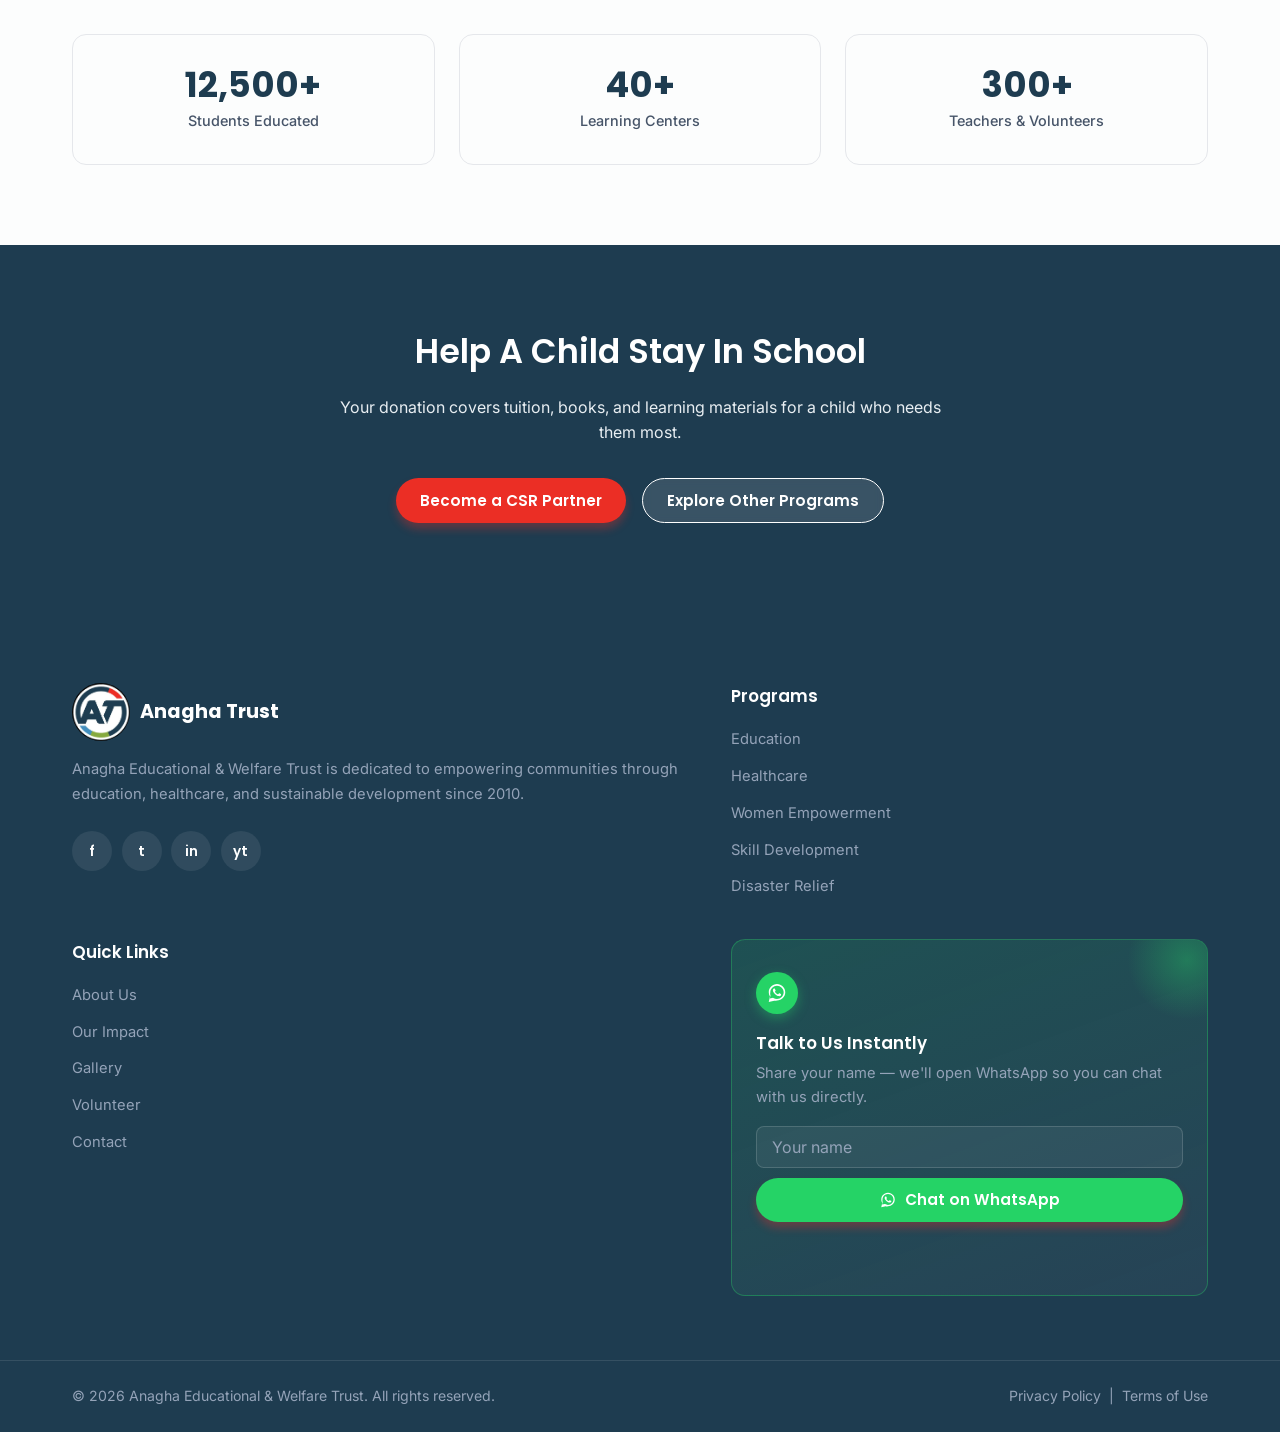
<file: education.html>
<!doctype html>
<html lang="en">
  <head>
  <link rel="apple-touch-icon" href="images/favicon.png">
    <meta charset="UTF-8" />
    <meta name="viewport" content="width=device-width, initial-scale=1.0" />
    <meta
      name="description"
      content="Anagha Trust's Education program provides free tuition, books, and learning centers for children from low-income families."
    />
    <title>Education — Anagha Educational &amp; Welfare Trust</title>

    <link rel="preconnect" href="https://fonts.googleapis.com" />
    <link rel="icon" type="image/png" href="images/favicon.png" />
    <link rel="preconnect" href="https://fonts.gstatic.com" crossorigin />
    <link
      href="https://fonts.googleapis.com/css2?family=Inter:wght@400;500;600&family=Poppins:wght@500;600;700&display=swap"
      rel="stylesheet"
    />

    <link rel="stylesheet" href="style.css" />
    <style>
      /* Offset for the fixed header, since this page's first section isn't
         a full-height hero like the homepage. */
      .prog-hero {
        padding-top: calc(var(--header-h) + var(--space-6));
        padding-bottom: var(--space-10);
        background: var(--bg);
      }
      .prog-breadcrumb {
        display: block;
        margin-bottom: var(--space-3);
        font-size: 0.9rem;
        color: var(--gray-600);
      }
      .prog-breadcrumb a {
        color: inherit;
        text-decoration: underline;
      }
      .prog-hero__grid {
        display: grid;
        grid-template-columns: 1.1fr 1fr;
        gap: var(--space-8);
        align-items: center;
      }
      .prog-hero__media {
        position: relative;
      }
      .prog-hero__media img {
        width: 100%;
        height: 420px;
        object-fit: cover;
        border-radius: var(--radius-lg);
        box-shadow: var(--shadow-lg);
      }
      .prog-hero__icon {
        font-size: 2rem;
        margin-bottom: var(--space-2);
      }
      .prog-hero__text {
        color: var(--gray-600);
        margin: var(--space-3) 0 var(--space-4);
      }
      .prog-hero__buttons {
        display: flex;
        gap: var(--space-2);
        flex-wrap: wrap;
      }

      .prog-highlights {
        padding: var(--space-10) 0;
        background: var(--card);
      }
      .prog-highlights__grid {
        display: grid;
        grid-template-columns: repeat(3, 1fr);
        gap: var(--space-3);
        margin-top: var(--space-4);
      }

      .prog-stats {
        padding: var(--space-10) 0;
        background: var(--bg);
      }
      .prog-stats__grid {
        display: grid;
        grid-template-columns: repeat(3, 1fr);
        gap: var(--space-3);
        margin-top: var(--space-4);
      }

      .prog-cta {
        padding: var(--space-10) 0;
        background: var(--primary);
        color: #fff;
        text-align: center;
      }
      .prog-cta h2 {
        font-family: var(--font-heading);
        font-weight: 600;
        font-size: clamp(1.5rem, 3vw, 2.1rem);
        margin-bottom: var(--space-2);
      }
      .prog-cta p {
        color: var(--primary-50);
        max-width: 620px;
        margin: 0 auto var(--space-4);
      }
      .prog-cta__buttons {
        display: flex;
        gap: var(--space-2);
        justify-content: center;
        flex-wrap: wrap;
      }

      @media (max-width: 860px) {
        .prog-hero__grid {
          grid-template-columns: 1fr;
        }
        .prog-hero__media img {
          height: 280px;
        }
        .prog-highlights__grid {
          grid-template-columns: 1fr;
        }
        .prog-stats__grid {
          grid-template-columns: repeat(2, 1fr);
        }
      }
    </style>
  </head>
  <body>
    <header class="header" id="header">
      <nav class="nav container" aria-label="Primary navigation">
        <a
          href="index.html#home"
          class="nav__logo"
          aria-label="Anagha Educational and Welfare Trust home"
        >
          <span class="nav__logo-mark"></span>
          <span class="nav__logo-text">
            <span class="nav__logo-title">Anagha</span>
            <span class="nav__logo-sub">Educational &amp; Welfare Trust</span>
          </span>
        </a>

        <ul class="nav__menu" id="navMenu">
          <li><a href="index.html#home" class="nav__link">Home</a></li>
          <li><a href="index.html#about" class="nav__link">About</a></li>
          <li><a href="index.html#programs" class="nav__link">Programs</a></li>
          <li><a href="index.html#impact" class="nav__link">Impact</a></li>
          <li><a href="index.html#contact" class="nav__link">Contact</a></li>
          <li class="nav__cta-mobile">
            <a href="mailto:info@anagha-trust.org" class="btn btn--accent btn--block">Contact Us</a>
          </li>
        </ul>

        <div class="nav__actions">
          <a href="mailto:info@anagha-trust.org" class="btn btn--accent nav__donate"
            >Contact Us</a
          >
          <button
            class="nav__toggle"
            id="navToggle"
            aria-label="Toggle navigation menu"
            aria-expanded="false"
            aria-controls="navMenu"
          >
            <span></span><span></span><span></span>
          </button>
        </div>
      </nav>
    </header>

    <!-- ============ PROGRAM HERO ============ -->
    <section class="prog-hero" id="education" aria-label="Education program overview">
      <div class="container">
        <span class="prog-breadcrumb">
          <a href="index.html">Home</a> &nbsp;/&nbsp;
          <a href="index.html#programs">Programs</a> &nbsp;/&nbsp; Education
        </span>

        <div class="prog-hero__grid">
          <div class="prog-hero__body">
            <p class="section-head__eyebrow">Program · Education</p>
            <div class="prog-hero__icon" aria-hidden="true">&#128218;</div>
            <h1 class="section-head__title">Education</h1>
            <p class="prog-hero__text">Every child deserves a fair start. Our Education program runs free tuition classes, community learning centers, and book banks so that children from low-income families never have to choose between school and survival. From foundational literacy to exam support, we walk with students at every stage.</p>
            <div class="prog-hero__buttons">
              <a href="index.html#contact" class="btn btn--accent">Become a CSR Partner</a>
              <a href="index.html#contact" class="btn btn--ghost">Get In Touch</a>
            </div>
          </div>

          <div class="prog-hero__media">
            <img
              src="images/gallary/education.png"
              alt="Children learning together in an Anagha Trust classroom"
              loading="lazy"
            />
            <div class="about__badge">
              <span class="about__badge-num">12,500+</span>
              <span class="about__badge-text">Students Educated</span>
            </div>
          </div>
        </div>
      </div>
    </section>

    <!-- ============ WHAT WE DO ============ -->
    <section class="prog-highlights" aria-label="Education highlights">
      <div class="container">
        <div class="section-head">
          <p class="section-head__eyebrow">How We Help</p>
          <h2 class="section-head__title">Free Tuition, Books &amp; Learning Centers</h2>
          <p class="section-head__text">We build the everyday building blocks of a good education, so a child's background never decides their future.</p>
        </div>

        <div class="prog-highlights__grid">
          <div class="feature-card">
            <div class="feature-card__icon" aria-hidden="true">&#127891;</div>
            <h3>Free Tuition Classes</h3>
            <p>After-school and weekend tuition in core subjects, run by trained volunteers and teachers.</p>
          </div>
          <div class="feature-card">
            <div class="feature-card__icon" aria-hidden="true">&#128218;</div>
            <h3>Books &amp; Supplies</h3>
            <p>Textbooks, notebooks, and uniforms provided each academic year at no cost to families.</p>
          </div>
          <div class="feature-card">
            <div class="feature-card__icon" aria-hidden="true">&#128187;</div>
            <h3>Digital Literacy Labs</h3>
            <p>Computer and basic digital-skills labs that prepare students for a connected world.</p>
          </div>
        </div>
      </div>
    </section>

    <!-- ============ PROGRAM IMPACT ============ -->
    <section class="prog-stats" aria-label="Education impact in numbers">
      <div class="container">
        <div class="section-head">
          <p class="section-head__eyebrow">Our Impact</p>
          <h2 class="section-head__title">Changing Classrooms, Changing Futures</h2>
        </div>

        <div class="prog-stats__grid">
          <div class="impact__card">
            <div class="impact__number">12,500+</div>
            <p class="impact__label">Students Educated</p>
          </div>
          <div class="impact__card">
            <div class="impact__number">40+</div>
            <p class="impact__label">Learning Centers</p>
          </div>
          <div class="impact__card">
            <div class="impact__number">300+</div>
            <p class="impact__label">Teachers &amp; Volunteers</p>
          </div>
        </div>
      </div>
    </section>

    <!-- ============ CTA ============ -->
    <section class="prog-cta" aria-label="Support Education">
      <div class="container">
        <h2>Help A Child Stay In School</h2>
        <p>Your donation covers tuition, books, and learning materials for a child who needs them most.</p>
        <div class="prog-cta__buttons">
          <a href="index.html#contact" class="btn btn--accent">Become a CSR Partner</a>
          <a href="index.html#programs" class="btn btn--ghost" style="border-color:#fff;color:#fff;">Explore Other Programs</a>
        </div>
      </div>
    </section>
    <!-- ============ FOOTER ============ -->
    <footer class="footer" aria-label="Site footer">
      <div class="container footer__grid">
        <div class="footer__col footer__col--about">
          <a href="index.html#home" class="footer__logo">
            <span class="nav__logo-mark"></span>
            <span>Anagha Trust</span>
          </a>
          <p class="footer__about">
            Anagha Educational &amp; Welfare Trust is dedicated to empowering
            communities through education, healthcare, and sustainable
            development since 2010.
          </p>
          <div class="footer__social">
            <a href="#" aria-label="Facebook" class="footer__social-link">f</a>
            <a href="#" aria-label="Twitter" class="footer__social-link">t</a>
            <a href="#" aria-label="Instagram" class="footer__social-link"
              >in</a
            >
            <a href="#" aria-label="YouTube" class="footer__social-link">yt</a>
          </div>
        </div>

        <div class="footer__col">
          <h4 class="footer__heading">Programs</h4>
          <ul>
            <li><a href="education.html">Education</a></li>
            <li><a href="healthcare.html">Healthcare</a></li>
            <li><a href="women-empowerment.html">Women Empowerment</a></li>
            <li><a href="skill-development.html">Skill Development</a></li>
            <li><a href="disaster-relief.html">Disaster Relief</a></li>
          </ul>
        </div>

        <div class="footer__col">
          <h4 class="footer__heading">Quick Links</h4>
          <ul>
            <li><a href="index.html#about">About Us</a></li>
            <li><a href="index.html#impact">Our Impact</a></li>
            <li><a href="index.html#gallery">Gallery</a></li>
            <li><a href="index.html#volunteer">Volunteer</a></li>
            <li><a href="index.html#contact">Contact</a></li>
          </ul>
        </div>

        <div class="footer__col footer__col--newsletter">
          <div class="wa-subscribe">
            <div class="wa-subscribe__icon">
              <svg
                viewBox="0 0 32 32"
                xmlns="http://www.w3.org/2000/svg"
                width="22"
                height="22"
                fill="#ffffff"
              >
                <path
                  d="M16.004 3C9.376 3 4 8.373 4 15c0 2.276.633 4.402 1.732 6.216L4 29l7.98-1.688A11.93 11.93 0 0 0 16.004 27C22.63 27 28 21.627 28 15S22.63 3 16.004 3zm0 21.7c-1.95 0-3.77-.55-5.318-1.5l-.382-.227-4.73 1.001 1.02-4.6-.25-.395A9.66 9.66 0 0 1 6.3 15c0-5.35 4.353-9.7 9.704-9.7 5.35 0 9.7 4.35 9.7 9.7 0 5.352-4.35 9.7-9.7 9.7zm5.34-7.26c-.293-.147-1.734-.856-2.003-.954-.268-.098-.464-.147-.66.147-.196.293-.757.953-.928 1.15-.17.196-.34.22-.634.073-.293-.147-1.237-.456-2.356-1.454-.87-.776-1.458-1.735-1.629-2.028-.17-.293-.018-.451.128-.598.132-.131.293-.34.44-.51.146-.17.195-.293.293-.488.098-.196.049-.367-.024-.514-.073-.147-.66-1.59-.904-2.178-.238-.573-.48-.495-.66-.504-.17-.008-.366-.01-.562-.01-.196 0-.514.073-.783.367-.269.293-1.027 1.004-1.027 2.448 0 1.444 1.052 2.84 1.198 3.036.146.196 2.07 3.16 5.017 4.432.701.303 1.248.484 1.675.62.704.224 1.344.192 1.85.117.564-.084 1.734-.709 1.979-1.393.244-.684.244-1.27.171-1.393-.073-.122-.269-.196-.562-.343z"
                />
              </svg>
            </div>
            <h4 class="footer__heading">Talk to Us Instantly</h4>
            <p>
              Share your name — we'll open WhatsApp so you can chat with us
              directly.
            </p>
            <form class="wa-subscribe__form" id="newsletterForm" novalidate>
              <input
                type="text"
                name="name"
                id="waName"
                placeholder="Your name"
                aria-label="Your name"
                required
              />
              <button type="submit" class="btn btn--accent wa-subscribe__btn">
                <svg
                  viewBox="0 0 32 32"
                  xmlns="http://www.w3.org/2000/svg"
                  width="18"
                  height="18"
                  fill="currentColor"
                >
                  <path
                    d="M16.004 3C9.376 3 4 8.373 4 15c0 2.276.633 4.402 1.732 6.216L4 29l7.98-1.688A11.93 11.93 0 0 0 16.004 27C22.63 27 28 21.627 28 15S22.63 3 16.004 3zm0 21.7c-1.95 0-3.77-.55-5.318-1.5l-.382-.227-4.73 1.001 1.02-4.6-.25-.395A9.66 9.66 0 0 1 6.3 15c0-5.35 4.353-9.7 9.704-9.7 5.35 0 9.7 4.35 9.7 9.7 0 5.352-4.35 9.7-9.7 9.7zm5.34-7.26c-.293-.147-1.734-.856-2.003-.954-.268-.098-.464-.147-.66.147-.196.293-.757.953-.928 1.15-.17.196-.34.22-.634.073-.293-.147-1.237-.456-2.356-1.454-.87-.776-1.458-1.735-1.629-2.028-.17-.293-.018-.451.128-.598.132-.131.293-.34.44-.51.146-.17.195-.293.293-.488.098-.196.049-.367-.024-.514-.073-.147-.66-1.59-.904-2.178-.238-.573-.48-.495-.66-.504-.17-.008-.366-.01-.562-.01-.196 0-.514.073-.783.367-.269.293-1.027 1.004-1.027 2.448 0 1.444 1.052 2.84 1.198 3.036.146.196 2.07 3.16 5.017 4.432.701.303 1.248.484 1.675.62.704.224 1.344.192 1.85.117.564-.084 1.734-.709 1.979-1.393.244-.684.244-1.27.171-1.393-.073-.122-.269-.196-.562-.343z"
                  />
                </svg>
                Chat on WhatsApp
              </button>
            </form>
            <p class="form-message" id="newsletterMessage" role="status"></p>
          </div>
        </div>
      </div>

      <div class="footer__bottom">
        <div class="container footer__bottom-inner">
          <p>
            &copy; <span id="year"></span> Anagha Educational &amp; Welfare
            Trust. All rights reserved.
          </p>
          <p>
            <a href="#">Privacy Policy</a> &nbsp;|&nbsp;
            <a href="#">Terms of Use</a>
          </p>
        </div>
      </div>
    </footer>

    <!-- ============ BACK TO TOP ============ -->
    <button class="back-to-top" id="backToTop" aria-label="Back to top">
      &#8593;
    </button>

    <!-- ============ WHATSAPP FLOATING ICON ============ -->
    <a
      href="https://wa.me/919008762525?text=Hello%2C%20I%20would%20like%20to%20know%20more%20details%20about%20the%20trust"
      class="whatsapp-float"
      target="_blank"
      rel="noopener noreferrer"
      aria-label="Chat with us on WhatsApp"
    >
      <svg
        viewBox="0 0 32 32"
        xmlns="http://www.w3.org/2000/svg"
        width="32"
        height="32"
        fill="#ffffff"
      >
        <path
          d="M16.004 3C9.376 3 4 8.373 4 15c0 2.276.633 4.402 1.732 6.216L4 29l7.98-1.688A11.93 11.93 0 0 0 16.004 27C22.63 27 28 21.627 28 15S22.63 3 16.004 3zm0 21.7c-1.95 0-3.77-.55-5.318-1.5l-.382-.227-4.73 1.001 1.02-4.6-.25-.395A9.66 9.66 0 0 1 6.3 15c0-5.35 4.353-9.7 9.704-9.7 5.35 0 9.7 4.35 9.7 9.7 0 5.352-4.35 9.7-9.7 9.7zm5.34-7.26c-.293-.147-1.734-.856-2.003-.954-.268-.098-.464-.147-.66.147-.196.293-.757.953-.928 1.15-.17.196-.34.22-.634.073-.293-.147-1.237-.456-2.356-1.454-.87-.776-1.458-1.735-1.629-2.028-.17-.293-.018-.451.128-.598.132-.131.293-.34.44-.51.146-.17.195-.293.293-.488.098-.196.049-.367-.024-.514-.073-.147-.66-1.59-.904-2.178-.238-.573-.48-.495-.66-.504-.17-.008-.366-.01-.562-.01-.196 0-.514.073-.783.367-.269.293-1.027 1.004-1.027 2.448 0 1.444 1.052 2.84 1.198 3.036.146.196 2.07 3.16 5.017 4.432.701.303 1.248.484 1.675.62.704.224 1.344.192 1.85.117.564-.084 1.734-.709 1.979-1.393.244-.684.244-1.27.171-1.393-.073-.122-.269-.196-.562-.343z"
        />
      </svg>
    </a>

    <script type="module" src="script.js"></script>
  </body>
</html>
</file>
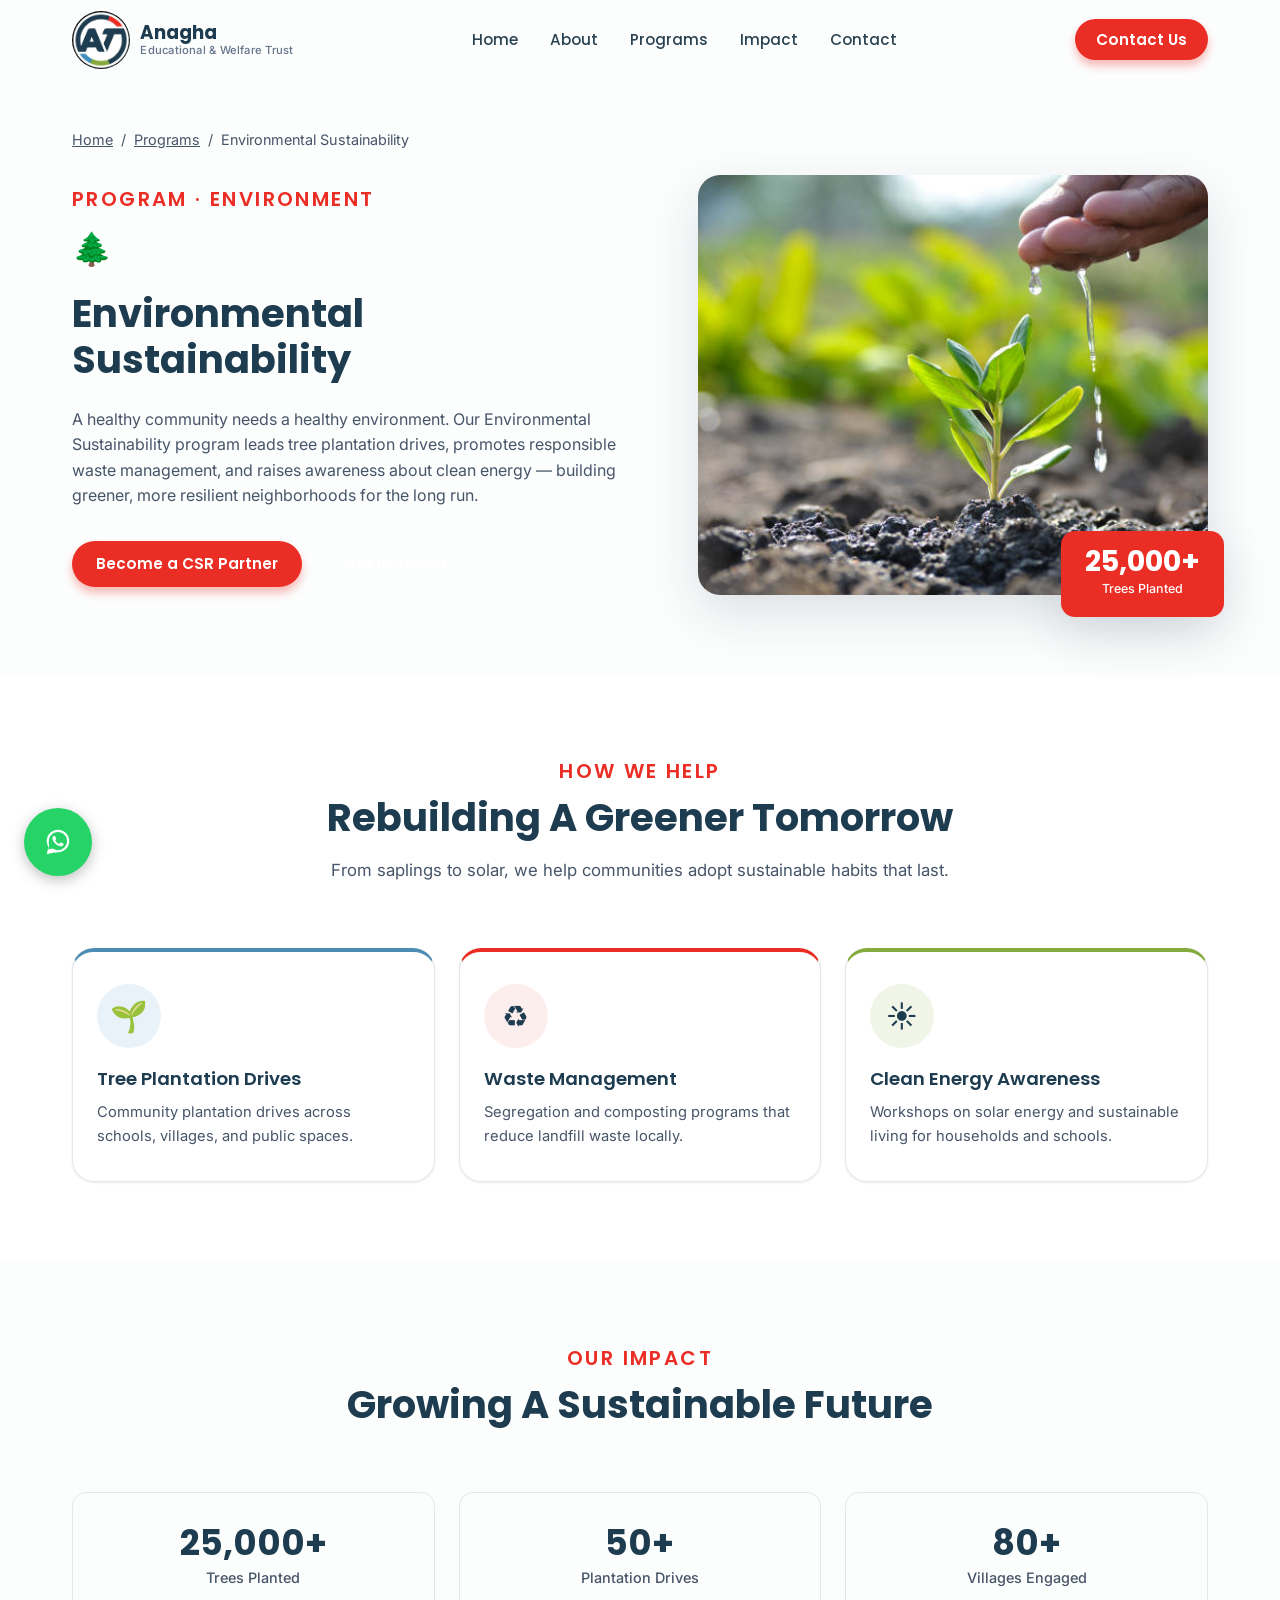
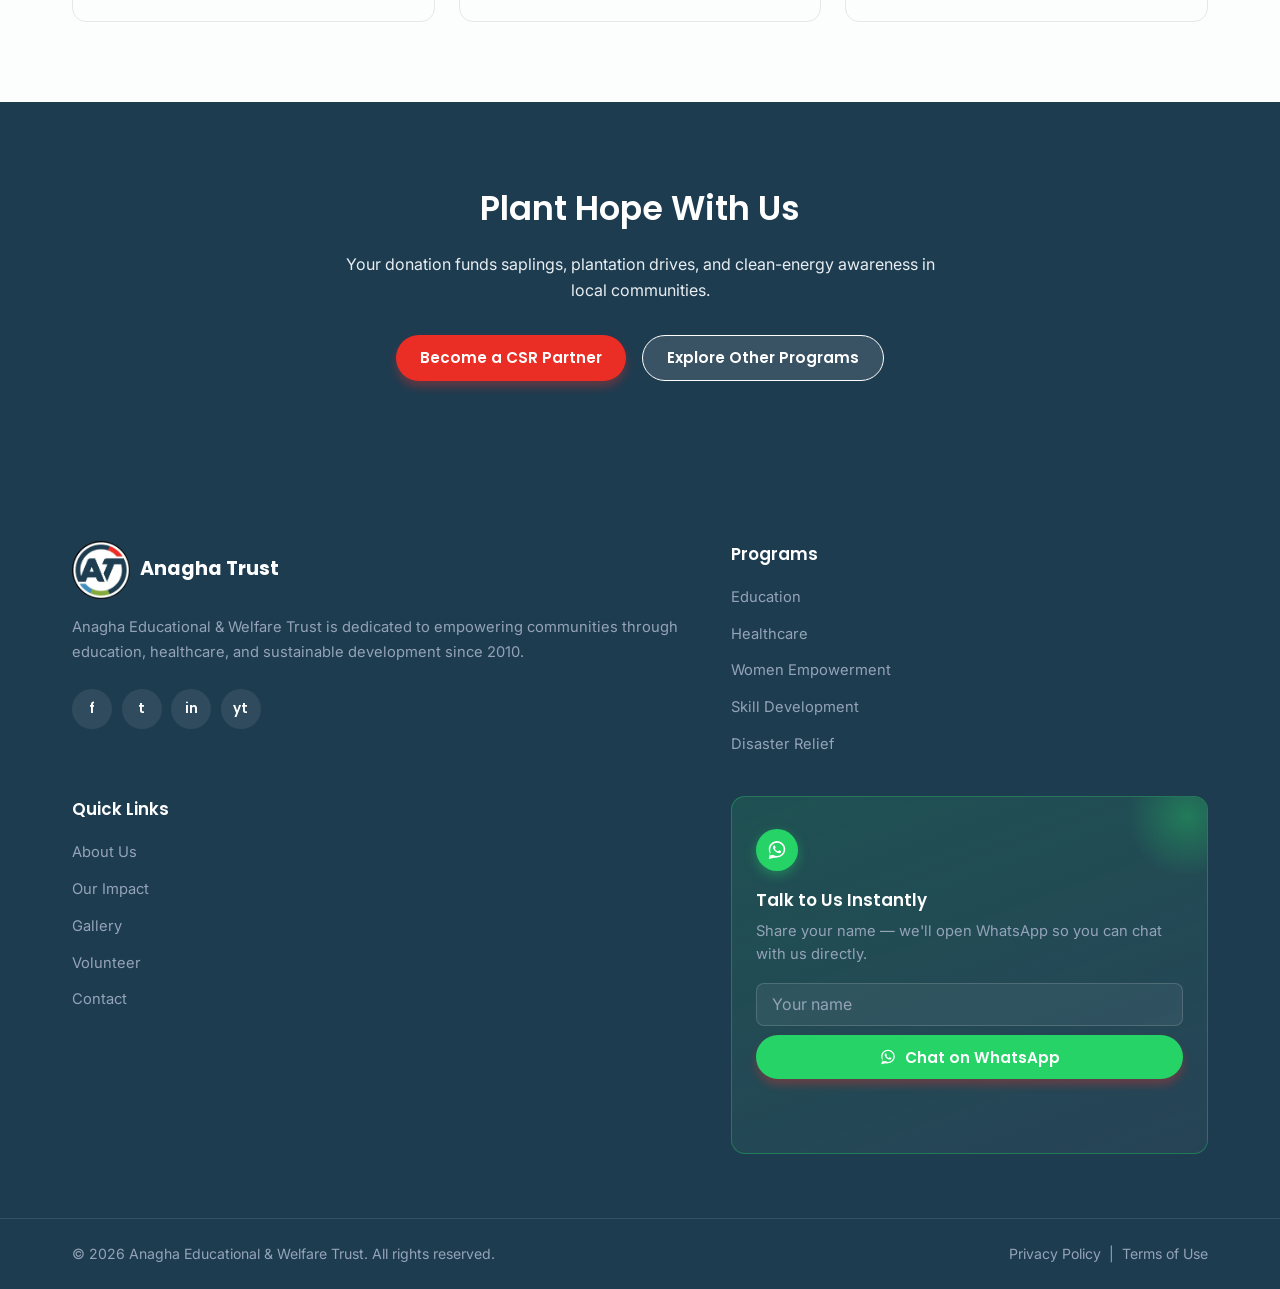
<file: environmental-sustainability.html>
<!doctype html>
<html lang="en">
  <head>
  <link rel="apple-touch-icon" href="images/favicon.png">
    <meta charset="UTF-8" />
    <meta name="viewport" content="width=device-width, initial-scale=1.0" />
    <meta
      name="description"
      content="Anagha Trust's Environmental Sustainability program runs tree plantation drives, waste management, and clean energy awareness campaigns."
    />
    <title>Environmental Sustainability — Anagha Educational &amp; Welfare Trust</title>

    <link rel="preconnect" href="https://fonts.googleapis.com" />
    <link rel="icon" type="image/png" href="images/favicon.png" />
    <link rel="preconnect" href="https://fonts.gstatic.com" crossorigin />
    <link
      href="https://fonts.googleapis.com/css2?family=Inter:wght@400;500;600&family=Poppins:wght@500;600;700&display=swap"
      rel="stylesheet"
    />

    <link rel="stylesheet" href="style.css" />
    <style>
      /* Offset for the fixed header, since this page's first section isn't
         a full-height hero like the homepage. */
      .prog-hero {
        padding-top: calc(var(--header-h) + var(--space-6));
        padding-bottom: var(--space-10);
        background: var(--bg);
      }
      .prog-breadcrumb {
        display: block;
        margin-bottom: var(--space-3);
        font-size: 0.9rem;
        color: var(--gray-600);
      }
      .prog-breadcrumb a {
        color: inherit;
        text-decoration: underline;
      }
      .prog-hero__grid {
        display: grid;
        grid-template-columns: 1.1fr 1fr;
        gap: var(--space-8);
        align-items: center;
      }
      .prog-hero__media {
        position: relative;
      }
      .prog-hero__media img {
        width: 100%;
        height: 420px;
        object-fit: cover;
        border-radius: var(--radius-lg);
        box-shadow: var(--shadow-lg);
      }
      .prog-hero__icon {
        font-size: 2rem;
        margin-bottom: var(--space-2);
      }
      .prog-hero__text {
        color: var(--gray-600);
        margin: var(--space-3) 0 var(--space-4);
      }
      .prog-hero__buttons {
        display: flex;
        gap: var(--space-2);
        flex-wrap: wrap;
      }

      .prog-highlights {
        padding: var(--space-10) 0;
        background: var(--card);
      }
      .prog-highlights__grid {
        display: grid;
        grid-template-columns: repeat(3, 1fr);
        gap: var(--space-3);
        margin-top: var(--space-4);
      }

      .prog-stats {
        padding: var(--space-10) 0;
        background: var(--bg);
      }
      .prog-stats__grid {
        display: grid;
        grid-template-columns: repeat(3, 1fr);
        gap: var(--space-3);
        margin-top: var(--space-4);
      }

      .prog-cta {
        padding: var(--space-10) 0;
        background: var(--primary);
        color: #fff;
        text-align: center;
      }
      .prog-cta h2 {
        font-family: var(--font-heading);
        font-weight: 600;
        font-size: clamp(1.5rem, 3vw, 2.1rem);
        margin-bottom: var(--space-2);
      }
      .prog-cta p {
        color: var(--primary-50);
        max-width: 620px;
        margin: 0 auto var(--space-4);
      }
      .prog-cta__buttons {
        display: flex;
        gap: var(--space-2);
        justify-content: center;
        flex-wrap: wrap;
      }

      @media (max-width: 860px) {
        .prog-hero__grid {
          grid-template-columns: 1fr;
        }
        .prog-hero__media img {
          height: 280px;
        }
        .prog-highlights__grid {
          grid-template-columns: 1fr;
        }
        .prog-stats__grid {
          grid-template-columns: repeat(2, 1fr);
        }
      }
    </style>
  </head>
  <body>
    <header class="header" id="header">
      <nav class="nav container" aria-label="Primary navigation">
        <a
          href="index.html#home"
          class="nav__logo"
          aria-label="Anagha Educational and Welfare Trust home"
        >
          <span class="nav__logo-mark"></span>
          <span class="nav__logo-text">
            <span class="nav__logo-title">Anagha</span>
            <span class="nav__logo-sub">Educational &amp; Welfare Trust</span>
          </span>
        </a>

        <ul class="nav__menu" id="navMenu">
          <li><a href="index.html#home" class="nav__link">Home</a></li>
          <li><a href="index.html#about" class="nav__link">About</a></li>
          <li><a href="index.html#programs" class="nav__link">Programs</a></li>
          <li><a href="index.html#impact" class="nav__link">Impact</a></li>
          <li><a href="index.html#contact" class="nav__link">Contact</a></li>
          <li class="nav__cta-mobile">
            <a href="mailto:info@anagha-trust.org" class="btn btn--accent btn--block">Contact Us</a>
          </li>
        </ul>

        <div class="nav__actions">
          <a href="mailto:info@anagha-trust.org" class="btn btn--accent nav__donate"
            >Contact Us</a
          >
          <button
            class="nav__toggle"
            id="navToggle"
            aria-label="Toggle navigation menu"
            aria-expanded="false"
            aria-controls="navMenu"
          >
            <span></span><span></span><span></span>
          </button>
        </div>
      </nav>
    </header>

    <!-- ============ PROGRAM HERO ============ -->
    <section class="prog-hero" id="environmental-sustainability" aria-label="Environmental Sustainability program overview">
      <div class="container">
        <span class="prog-breadcrumb">
          <a href="index.html">Home</a> &nbsp;/&nbsp;
          <a href="index.html#programs">Programs</a> &nbsp;/&nbsp; Environmental Sustainability
        </span>

        <div class="prog-hero__grid">
          <div class="prog-hero__body">
            <p class="section-head__eyebrow">Program · Environment</p>
            <div class="prog-hero__icon" aria-hidden="true">&#127794;</div>
            <h1 class="section-head__title">Environmental Sustainability</h1>
            <p class="prog-hero__text">A healthy community needs a healthy environment. Our Environmental Sustainability program leads tree plantation drives, promotes responsible waste management, and raises awareness about clean energy — building greener, more resilient neighborhoods for the long run.</p>
            <div class="prog-hero__buttons">
              <a href="index.html#contact" class="btn btn--accent">Become a CSR Partner</a>
              <a href="index.html#contact" class="btn btn--ghost">Get In Touch</a>
            </div>
          </div>

          <div class="prog-hero__media">
            <img
              src="images/tree-plantation.jpg"
              alt="Volunteers planting saplings during a tree plantation drive"
              loading="lazy"
            />
            <div class="about__badge">
              <span class="about__badge-num">25,000+</span>
              <span class="about__badge-text">Trees Planted</span>
            </div>
          </div>
        </div>
      </div>
    </section>

    <!-- ============ WHAT WE DO ============ -->
    <section class="prog-highlights" aria-label="Environmental Sustainability highlights">
      <div class="container">
        <div class="section-head">
          <p class="section-head__eyebrow">How We Help</p>
          <h2 class="section-head__title">Rebuilding A Greener Tomorrow</h2>
          <p class="section-head__text">From saplings to solar, we help communities adopt sustainable habits that last.</p>
        </div>

        <div class="prog-highlights__grid">
          <div class="feature-card">
            <div class="feature-card__icon" aria-hidden="true">&#127793;</div>
            <h3>Tree Plantation Drives</h3>
            <p>Community plantation drives across schools, villages, and public spaces.</p>
          </div>
          <div class="feature-card">
            <div class="feature-card__icon" aria-hidden="true">&#9851;</div>
            <h3>Waste Management</h3>
            <p>Segregation and composting programs that reduce landfill waste locally.</p>
          </div>
          <div class="feature-card">
            <div class="feature-card__icon" aria-hidden="true">&#9728;</div>
            <h3>Clean Energy Awareness</h3>
            <p>Workshops on solar energy and sustainable living for households and schools.</p>
          </div>
        </div>
      </div>
    </section>

    <!-- ============ PROGRAM IMPACT ============ -->
    <section class="prog-stats" aria-label="Environmental Sustainability impact in numbers">
      <div class="container">
        <div class="section-head">
          <p class="section-head__eyebrow">Our Impact</p>
          <h2 class="section-head__title">Growing A Sustainable Future</h2>
        </div>

        <div class="prog-stats__grid">
          <div class="impact__card">
            <div class="impact__number">25,000+</div>
            <p class="impact__label">Trees Planted</p>
          </div>
          <div class="impact__card">
            <div class="impact__number">50+</div>
            <p class="impact__label">Plantation Drives</p>
          </div>
          <div class="impact__card">
            <div class="impact__number">80+</div>
            <p class="impact__label">Villages Engaged</p>
          </div>
        </div>
      </div>
    </section>

    <!-- ============ CTA ============ -->
    <section class="prog-cta" aria-label="Support Environmental Sustainability">
      <div class="container">
        <h2>Plant Hope With Us</h2>
        <p>Your donation funds saplings, plantation drives, and clean-energy awareness in local communities.</p>
        <div class="prog-cta__buttons">
          <a href="index.html#contact" class="btn btn--accent">Become a CSR Partner</a>
          <a href="index.html#programs" class="btn btn--ghost" style="border-color:#fff;color:#fff;">Explore Other Programs</a>
        </div>
      </div>
    </section>
    <!-- ============ FOOTER ============ -->
    <footer class="footer" aria-label="Site footer">
      <div class="container footer__grid">
        <div class="footer__col footer__col--about">
          <a href="index.html#home" class="footer__logo">
            <span class="nav__logo-mark"></span>
            <span>Anagha Trust</span>
          </a>
          <p class="footer__about">
            Anagha Educational &amp; Welfare Trust is dedicated to empowering
            communities through education, healthcare, and sustainable
            development since 2010.
          </p>
          <div class="footer__social">
            <a href="#" aria-label="Facebook" class="footer__social-link">f</a>
            <a href="#" aria-label="Twitter" class="footer__social-link">t</a>
            <a href="#" aria-label="Instagram" class="footer__social-link"
              >in</a
            >
            <a href="#" aria-label="YouTube" class="footer__social-link">yt</a>
          </div>
        </div>

        <div class="footer__col">
          <h4 class="footer__heading">Programs</h4>
          <ul>
            <li><a href="education.html">Education</a></li>
            <li><a href="healthcare.html">Healthcare</a></li>
            <li><a href="women-empowerment.html">Women Empowerment</a></li>
            <li><a href="skill-development.html">Skill Development</a></li>
            <li><a href="disaster-relief.html">Disaster Relief</a></li>
          </ul>
        </div>

        <div class="footer__col">
          <h4 class="footer__heading">Quick Links</h4>
          <ul>
            <li><a href="index.html#about">About Us</a></li>
            <li><a href="index.html#impact">Our Impact</a></li>
            <li><a href="index.html#gallery">Gallery</a></li>
            <li><a href="index.html#volunteer">Volunteer</a></li>
            <li><a href="index.html#contact">Contact</a></li>
          </ul>
        </div>

        <div class="footer__col footer__col--newsletter">
          <div class="wa-subscribe">
            <div class="wa-subscribe__icon">
              <svg
                viewBox="0 0 32 32"
                xmlns="http://www.w3.org/2000/svg"
                width="22"
                height="22"
                fill="#ffffff"
              >
                <path
                  d="M16.004 3C9.376 3 4 8.373 4 15c0 2.276.633 4.402 1.732 6.216L4 29l7.98-1.688A11.93 11.93 0 0 0 16.004 27C22.63 27 28 21.627 28 15S22.63 3 16.004 3zm0 21.7c-1.95 0-3.77-.55-5.318-1.5l-.382-.227-4.73 1.001 1.02-4.6-.25-.395A9.66 9.66 0 0 1 6.3 15c0-5.35 4.353-9.7 9.704-9.7 5.35 0 9.7 4.35 9.7 9.7 0 5.352-4.35 9.7-9.7 9.7zm5.34-7.26c-.293-.147-1.734-.856-2.003-.954-.268-.098-.464-.147-.66.147-.196.293-.757.953-.928 1.15-.17.196-.34.22-.634.073-.293-.147-1.237-.456-2.356-1.454-.87-.776-1.458-1.735-1.629-2.028-.17-.293-.018-.451.128-.598.132-.131.293-.34.44-.51.146-.17.195-.293.293-.488.098-.196.049-.367-.024-.514-.073-.147-.66-1.59-.904-2.178-.238-.573-.48-.495-.66-.504-.17-.008-.366-.01-.562-.01-.196 0-.514.073-.783.367-.269.293-1.027 1.004-1.027 2.448 0 1.444 1.052 2.84 1.198 3.036.146.196 2.07 3.16 5.017 4.432.701.303 1.248.484 1.675.62.704.224 1.344.192 1.85.117.564-.084 1.734-.709 1.979-1.393.244-.684.244-1.27.171-1.393-.073-.122-.269-.196-.562-.343z"
                />
              </svg>
            </div>
            <h4 class="footer__heading">Talk to Us Instantly</h4>
            <p>
              Share your name — we'll open WhatsApp so you can chat with us
              directly.
            </p>
            <form class="wa-subscribe__form" id="newsletterForm" novalidate>
              <input
                type="text"
                name="name"
                id="waName"
                placeholder="Your name"
                aria-label="Your name"
                required
              />
              <button type="submit" class="btn btn--accent wa-subscribe__btn">
                <svg
                  viewBox="0 0 32 32"
                  xmlns="http://www.w3.org/2000/svg"
                  width="18"
                  height="18"
                  fill="currentColor"
                >
                  <path
                    d="M16.004 3C9.376 3 4 8.373 4 15c0 2.276.633 4.402 1.732 6.216L4 29l7.98-1.688A11.93 11.93 0 0 0 16.004 27C22.63 27 28 21.627 28 15S22.63 3 16.004 3zm0 21.7c-1.95 0-3.77-.55-5.318-1.5l-.382-.227-4.73 1.001 1.02-4.6-.25-.395A9.66 9.66 0 0 1 6.3 15c0-5.35 4.353-9.7 9.704-9.7 5.35 0 9.7 4.35 9.7 9.7 0 5.352-4.35 9.7-9.7 9.7zm5.34-7.26c-.293-.147-1.734-.856-2.003-.954-.268-.098-.464-.147-.66.147-.196.293-.757.953-.928 1.15-.17.196-.34.22-.634.073-.293-.147-1.237-.456-2.356-1.454-.87-.776-1.458-1.735-1.629-2.028-.17-.293-.018-.451.128-.598.132-.131.293-.34.44-.51.146-.17.195-.293.293-.488.098-.196.049-.367-.024-.514-.073-.147-.66-1.59-.904-2.178-.238-.573-.48-.495-.66-.504-.17-.008-.366-.01-.562-.01-.196 0-.514.073-.783.367-.269.293-1.027 1.004-1.027 2.448 0 1.444 1.052 2.84 1.198 3.036.146.196 2.07 3.16 5.017 4.432.701.303 1.248.484 1.675.62.704.224 1.344.192 1.85.117.564-.084 1.734-.709 1.979-1.393.244-.684.244-1.27.171-1.393-.073-.122-.269-.196-.562-.343z"
                  />
                </svg>
                Chat on WhatsApp
              </button>
            </form>
            <p class="form-message" id="newsletterMessage" role="status"></p>
          </div>
        </div>
      </div>

      <div class="footer__bottom">
        <div class="container footer__bottom-inner">
          <p>
            &copy; <span id="year"></span> Anagha Educational &amp; Welfare
            Trust. All rights reserved.
          </p>
          <p>
            <a href="#">Privacy Policy</a> &nbsp;|&nbsp;
            <a href="#">Terms of Use</a>
          </p>
        </div>
      </div>
    </footer>

    <!-- ============ BACK TO TOP ============ -->
    <button class="back-to-top" id="backToTop" aria-label="Back to top">
      &#8593;
    </button>

    <!-- ============ WHATSAPP FLOATING ICON ============ -->
    <a
      href="https://wa.me/919008762525?text=Hello%2C%20I%20would%20like%20to%20know%20more%20details%20about%20the%20trust"
      class="whatsapp-float"
      target="_blank"
      rel="noopener noreferrer"
      aria-label="Chat with us on WhatsApp"
    >
      <svg
        viewBox="0 0 32 32"
        xmlns="http://www.w3.org/2000/svg"
        width="32"
        height="32"
        fill="#ffffff"
      >
        <path
          d="M16.004 3C9.376 3 4 8.373 4 15c0 2.276.633 4.402 1.732 6.216L4 29l7.98-1.688A11.93 11.93 0 0 0 16.004 27C22.63 27 28 21.627 28 15S22.63 3 16.004 3zm0 21.7c-1.95 0-3.77-.55-5.318-1.5l-.382-.227-4.73 1.001 1.02-4.6-.25-.395A9.66 9.66 0 0 1 6.3 15c0-5.35 4.353-9.7 9.704-9.7 5.35 0 9.7 4.35 9.7 9.7 0 5.352-4.35 9.7-9.7 9.7zm5.34-7.26c-.293-.147-1.734-.856-2.003-.954-.268-.098-.464-.147-.66.147-.196.293-.757.953-.928 1.15-.17.196-.34.22-.634.073-.293-.147-1.237-.456-2.356-1.454-.87-.776-1.458-1.735-1.629-2.028-.17-.293-.018-.451.128-.598.132-.131.293-.34.44-.51.146-.17.195-.293.293-.488.098-.196.049-.367-.024-.514-.073-.147-.66-1.59-.904-2.178-.238-.573-.48-.495-.66-.504-.17-.008-.366-.01-.562-.01-.196 0-.514.073-.783.367-.269.293-1.027 1.004-1.027 2.448 0 1.444 1.052 2.84 1.198 3.036.146.196 2.07 3.16 5.017 4.432.701.303 1.248.484 1.675.62.704.224 1.344.192 1.85.117.564-.084 1.734-.709 1.979-1.393.244-.684.244-1.27.171-1.393-.073-.122-.269-.196-.562-.343z"
        />
      </svg>
    </a>

    <script type="module" src="script.js"></script>
  </body>
</html>
</file>
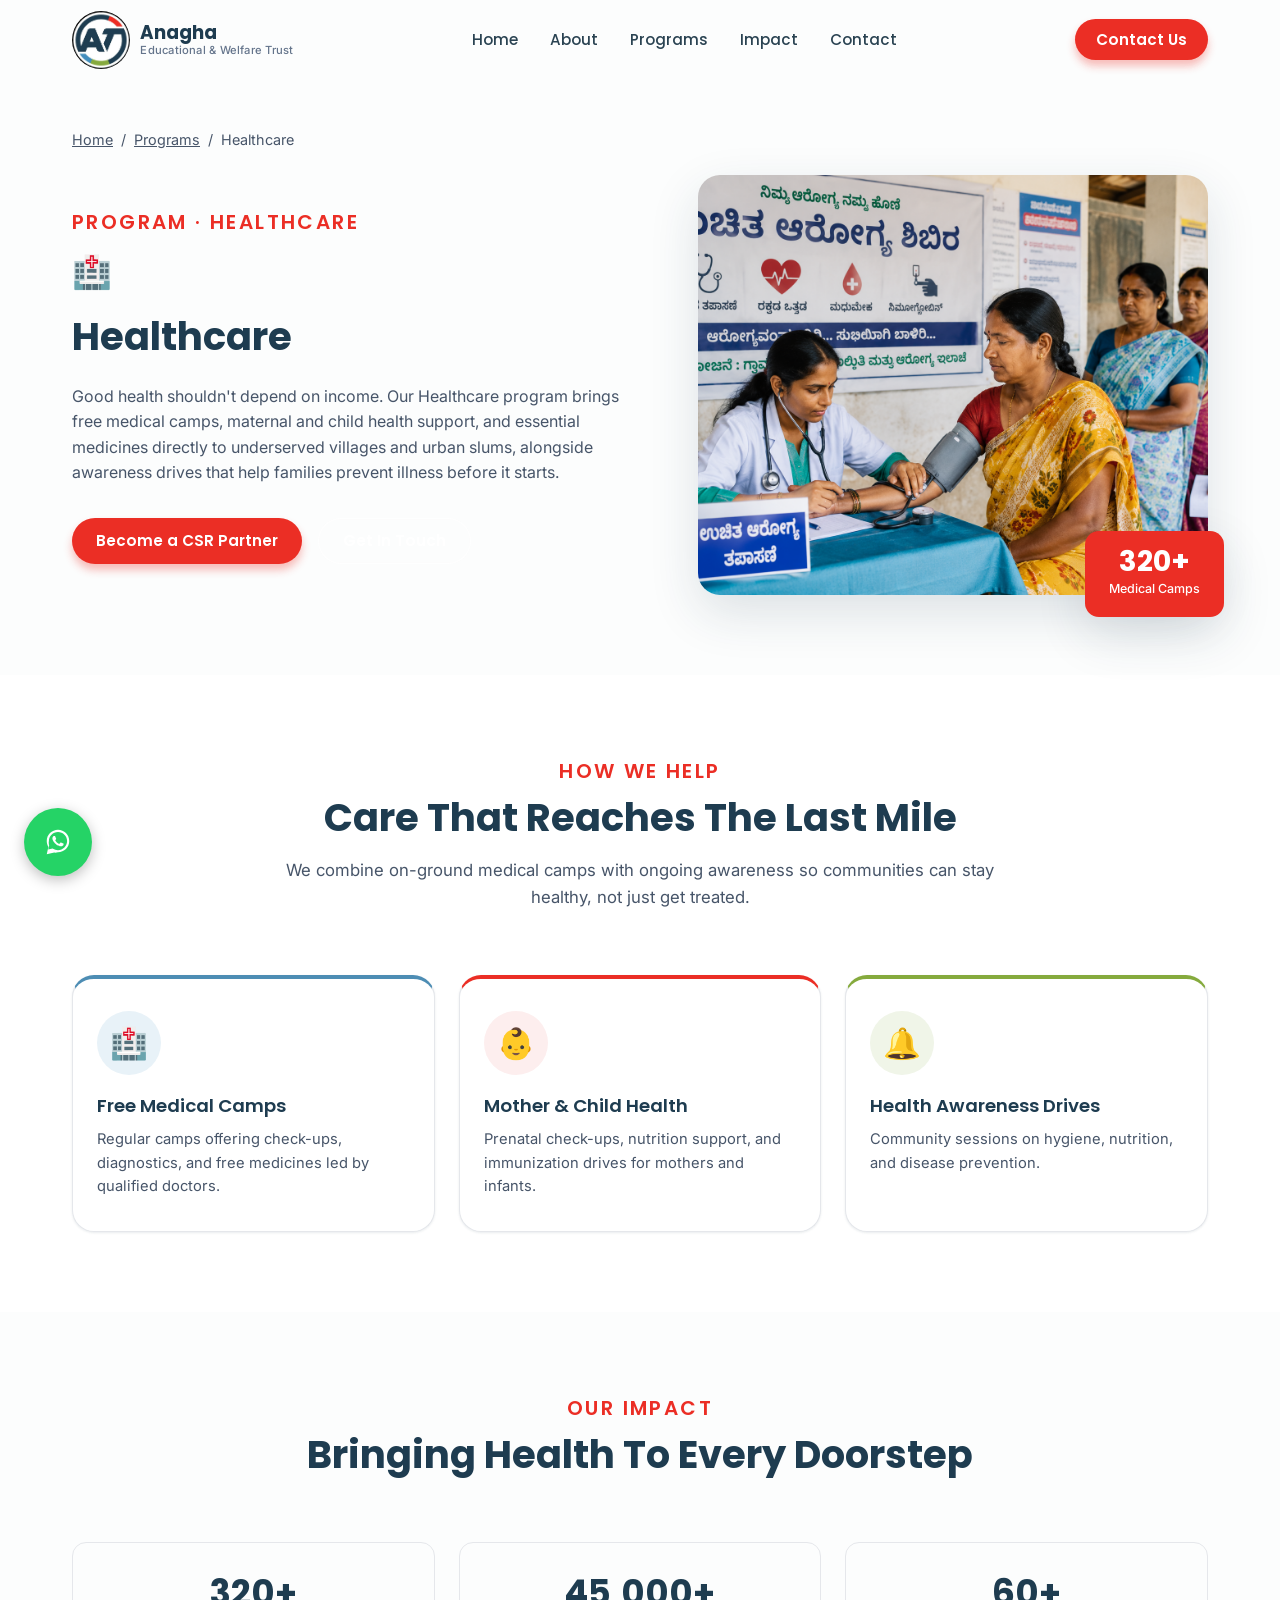
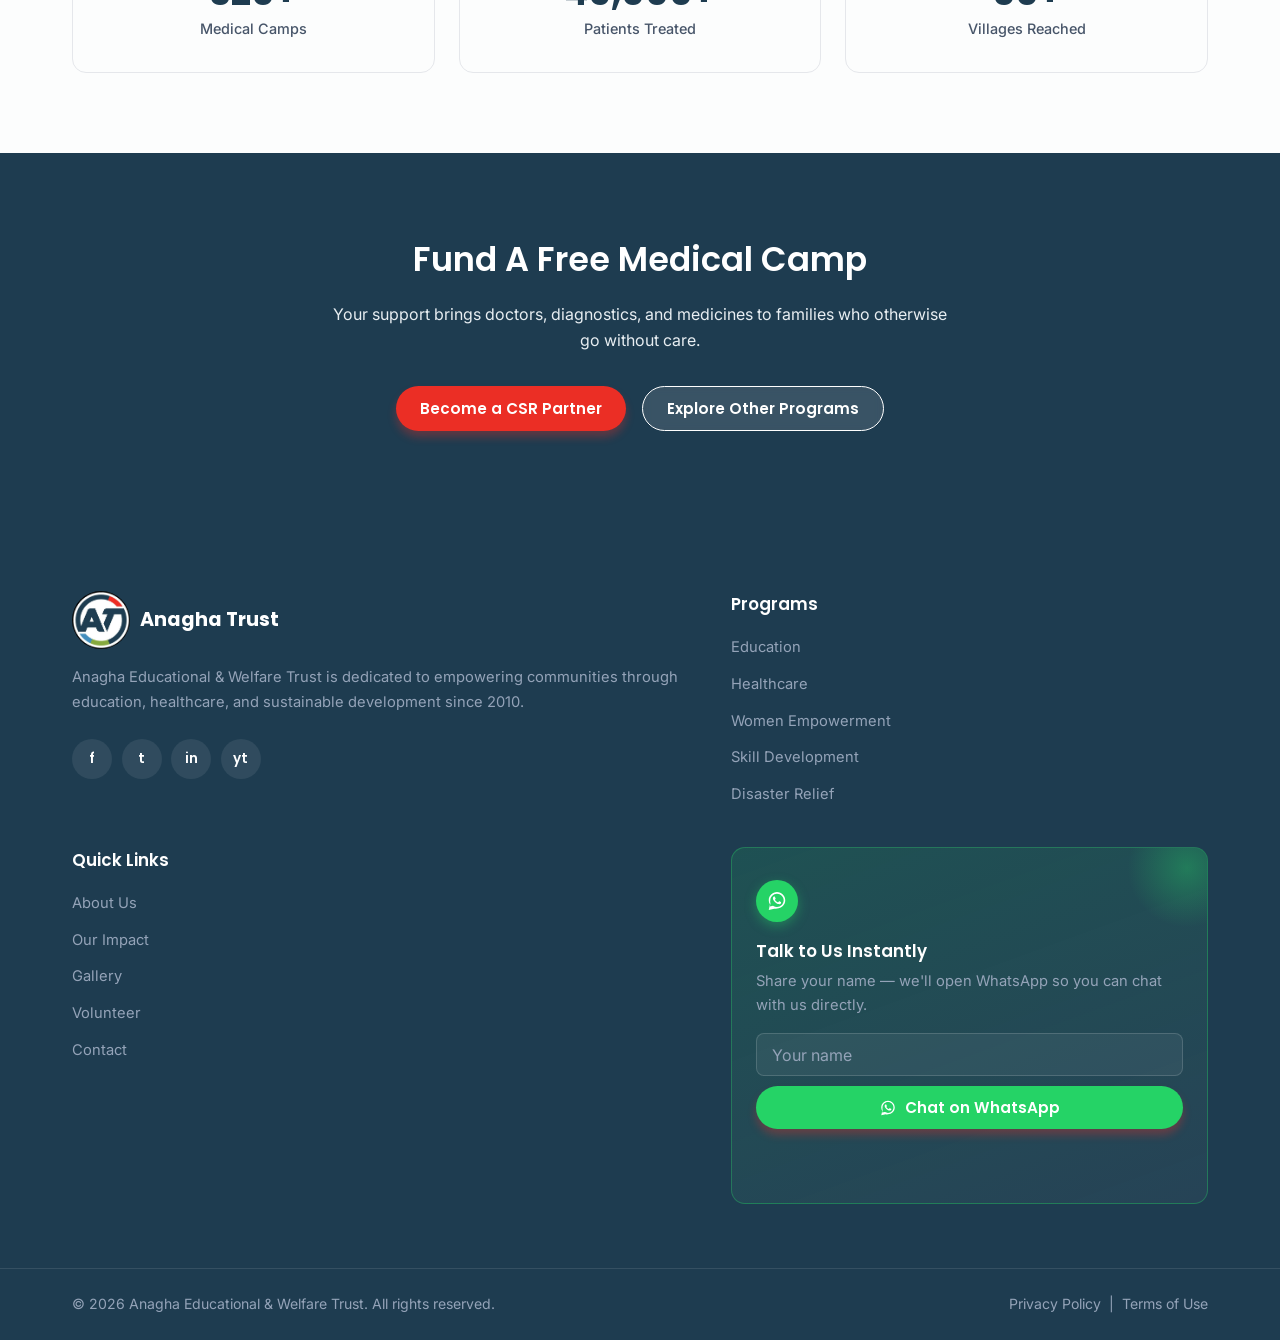
<file: healthcare.html>
<!doctype html>
<html lang="en">
  <head>
  <link rel="apple-touch-icon" href="images/favicon.png">
    <meta charset="UTF-8" />
    <meta name="viewport" content="width=device-width, initial-scale=1.0" />
    <meta
      name="description"
      content="Anagha Trust's Healthcare program runs free medical camps, health awareness drives, and provides access to essential medicines."
    />
    <title>Healthcare — Anagha Educational &amp; Welfare Trust</title>

    <link rel="preconnect" href="https://fonts.googleapis.com" />
    <link rel="icon" type="image/png" href="images/favicon.png" />
    <link rel="preconnect" href="https://fonts.gstatic.com" crossorigin />
    <link
      href="https://fonts.googleapis.com/css2?family=Inter:wght@400;500;600&family=Poppins:wght@500;600;700&display=swap"
      rel="stylesheet"
    />

    <link rel="stylesheet" href="style.css" />
    <style>
      /* Offset for the fixed header, since this page's first section isn't
         a full-height hero like the homepage. */
      .prog-hero {
        padding-top: calc(var(--header-h) + var(--space-6));
        padding-bottom: var(--space-10);
        background: var(--bg);
      }
      .prog-breadcrumb {
        display: block;
        margin-bottom: var(--space-3);
        font-size: 0.9rem;
        color: var(--gray-600);
      }
      .prog-breadcrumb a {
        color: inherit;
        text-decoration: underline;
      }
      .prog-hero__grid {
        display: grid;
        grid-template-columns: 1.1fr 1fr;
        gap: var(--space-8);
        align-items: center;
      }
      .prog-hero__media {
        position: relative;
      }
      .prog-hero__media img {
        width: 100%;
        height: 420px;
        object-fit: cover;
        border-radius: var(--radius-lg);
        box-shadow: var(--shadow-lg);
      }
      .prog-hero__icon {
        font-size: 2rem;
        margin-bottom: var(--space-2);
      }
      .prog-hero__text {
        color: var(--gray-600);
        margin: var(--space-3) 0 var(--space-4);
      }
      .prog-hero__buttons {
        display: flex;
        gap: var(--space-2);
        flex-wrap: wrap;
      }

      .prog-highlights {
        padding: var(--space-10) 0;
        background: var(--card);
      }
      .prog-highlights__grid {
        display: grid;
        grid-template-columns: repeat(3, 1fr);
        gap: var(--space-3);
        margin-top: var(--space-4);
      }

      .prog-stats {
        padding: var(--space-10) 0;
        background: var(--bg);
      }
      .prog-stats__grid {
        display: grid;
        grid-template-columns: repeat(3, 1fr);
        gap: var(--space-3);
        margin-top: var(--space-4);
      }

      .prog-cta {
        padding: var(--space-10) 0;
        background: var(--primary);
        color: #fff;
        text-align: center;
      }
      .prog-cta h2 {
        font-family: var(--font-heading);
        font-weight: 600;
        font-size: clamp(1.5rem, 3vw, 2.1rem);
        margin-bottom: var(--space-2);
      }
      .prog-cta p {
        color: var(--primary-50);
        max-width: 620px;
        margin: 0 auto var(--space-4);
      }
      .prog-cta__buttons {
        display: flex;
        gap: var(--space-2);
        justify-content: center;
        flex-wrap: wrap;
      }

      @media (max-width: 860px) {
        .prog-hero__grid {
          grid-template-columns: 1fr;
        }
        .prog-hero__media img {
          height: 280px;
        }
        .prog-highlights__grid {
          grid-template-columns: 1fr;
        }
        .prog-stats__grid {
          grid-template-columns: repeat(2, 1fr);
        }
      }
    </style>
  </head>
  <body>
    <header class="header" id="header">
      <nav class="nav container" aria-label="Primary navigation">
        <a
          href="index.html#home"
          class="nav__logo"
          aria-label="Anagha Educational and Welfare Trust home"
        >
          <span class="nav__logo-mark"></span>
          <span class="nav__logo-text">
            <span class="nav__logo-title">Anagha</span>
            <span class="nav__logo-sub">Educational &amp; Welfare Trust</span>
          </span>
        </a>

        <ul class="nav__menu" id="navMenu">
          <li><a href="index.html#home" class="nav__link">Home</a></li>
          <li><a href="index.html#about" class="nav__link">About</a></li>
          <li><a href="index.html#programs" class="nav__link">Programs</a></li>
          <li><a href="index.html#impact" class="nav__link">Impact</a></li>
          <li><a href="index.html#contact" class="nav__link">Contact</a></li>
          <li class="nav__cta-mobile">
            <a href="mailto:info@anagha-trust.org" class="btn btn--accent btn--block">Contact Us</a>
          </li>
        </ul>

        <div class="nav__actions">
          <a href="mailto:info@anagha-trust.org" class="btn btn--accent nav__donate"
            >Contact Us</a
          >
          <button
            class="nav__toggle"
            id="navToggle"
            aria-label="Toggle navigation menu"
            aria-expanded="false"
            aria-controls="navMenu"
          >
            <span></span><span></span><span></span>
          </button>
        </div>
      </nav>
    </header>

    <!-- ============ PROGRAM HERO ============ -->
    <section class="prog-hero" id="healthcare" aria-label="Healthcare program overview">
      <div class="container">
        <span class="prog-breadcrumb">
          <a href="index.html">Home</a> &nbsp;/&nbsp;
          <a href="index.html#programs">Programs</a> &nbsp;/&nbsp; Healthcare
        </span>

        <div class="prog-hero__grid">
          <div class="prog-hero__body">
            <p class="section-head__eyebrow">Program · Healthcare</p>
            <div class="prog-hero__icon" aria-hidden="true">&#127973;</div>
            <h1 class="section-head__title">Healthcare</h1>
            <p class="prog-hero__text">Good health shouldn't depend on income. Our Healthcare program brings free medical camps, maternal and child health support, and essential medicines directly to underserved villages and urban slums, alongside awareness drives that help families prevent illness before it starts.</p>
            <div class="prog-hero__buttons">
              <a href="index.html#contact" class="btn btn--accent">Become a CSR Partner</a>
              <a href="index.html#contact" class="btn btn--ghost">Get In Touch</a>
            </div>
          </div>

          <div class="prog-hero__media">
            <img
              src="images/gallary/healthcare.png"
              alt="Doctor examining a patient at an Anagha Trust medical camp"
              loading="lazy"
            />
            <div class="about__badge">
              <span class="about__badge-num">320+</span>
              <span class="about__badge-text">Medical Camps</span>
            </div>
          </div>
        </div>
      </div>
    </section>

    <!-- ============ WHAT WE DO ============ -->
    <section class="prog-highlights" aria-label="Healthcare highlights">
      <div class="container">
        <div class="section-head">
          <p class="section-head__eyebrow">How We Help</p>
          <h2 class="section-head__title">Care That Reaches The Last Mile</h2>
          <p class="section-head__text">We combine on-ground medical camps with ongoing awareness so communities can stay healthy, not just get treated.</p>
        </div>

        <div class="prog-highlights__grid">
          <div class="feature-card">
            <div class="feature-card__icon" aria-hidden="true">&#127973;</div>
            <h3>Free Medical Camps</h3>
            <p>Regular camps offering check-ups, diagnostics, and free medicines led by qualified doctors.</p>
          </div>
          <div class="feature-card">
            <div class="feature-card__icon" aria-hidden="true">&#128118;</div>
            <h3>Mother &amp; Child Health</h3>
            <p>Prenatal check-ups, nutrition support, and immunization drives for mothers and infants.</p>
          </div>
          <div class="feature-card">
            <div class="feature-card__icon" aria-hidden="true">&#128276;</div>
            <h3>Health Awareness Drives</h3>
            <p>Community sessions on hygiene, nutrition, and disease prevention.</p>
          </div>
        </div>
      </div>
    </section>

    <!-- ============ PROGRAM IMPACT ============ -->
    <section class="prog-stats" aria-label="Healthcare impact in numbers">
      <div class="container">
        <div class="section-head">
          <p class="section-head__eyebrow">Our Impact</p>
          <h2 class="section-head__title">Bringing Health To Every Doorstep</h2>
        </div>

        <div class="prog-stats__grid">
          <div class="impact__card">
            <div class="impact__number">320+</div>
            <p class="impact__label">Medical Camps</p>
          </div>
          <div class="impact__card">
            <div class="impact__number">45,000+</div>
            <p class="impact__label">Patients Treated</p>
          </div>
          <div class="impact__card">
            <div class="impact__number">60+</div>
            <p class="impact__label">Villages Reached</p>
          </div>
        </div>
      </div>
    </section>

    <!-- ============ CTA ============ -->
    <section class="prog-cta" aria-label="Support Healthcare">
      <div class="container">
        <h2>Fund A Free Medical Camp</h2>
        <p>Your support brings doctors, diagnostics, and medicines to families who otherwise go without care.</p>
        <div class="prog-cta__buttons">
          <a href="index.html#contact" class="btn btn--accent">Become a CSR Partner</a>
          <a href="index.html#programs" class="btn btn--ghost" style="border-color:#fff;color:#fff;">Explore Other Programs</a>
        </div>
      </div>
    </section>
    <!-- ============ FOOTER ============ -->
    <footer class="footer" aria-label="Site footer">
      <div class="container footer__grid">
        <div class="footer__col footer__col--about">
          <a href="index.html#home" class="footer__logo">
            <span class="nav__logo-mark"></span>
            <span>Anagha Trust</span>
          </a>
          <p class="footer__about">
            Anagha Educational &amp; Welfare Trust is dedicated to empowering
            communities through education, healthcare, and sustainable
            development since 2010.
          </p>
          <div class="footer__social">
            <a href="#" aria-label="Facebook" class="footer__social-link">f</a>
            <a href="#" aria-label="Twitter" class="footer__social-link">t</a>
            <a href="#" aria-label="Instagram" class="footer__social-link"
              >in</a
            >
            <a href="#" aria-label="YouTube" class="footer__social-link">yt</a>
          </div>
        </div>

        <div class="footer__col">
          <h4 class="footer__heading">Programs</h4>
          <ul>
            <li><a href="education.html">Education</a></li>
            <li><a href="healthcare.html">Healthcare</a></li>
            <li><a href="women-empowerment.html">Women Empowerment</a></li>
            <li><a href="skill-development.html">Skill Development</a></li>
            <li><a href="disaster-relief.html">Disaster Relief</a></li>
          </ul>
        </div>

        <div class="footer__col">
          <h4 class="footer__heading">Quick Links</h4>
          <ul>
            <li><a href="index.html#about">About Us</a></li>
            <li><a href="index.html#impact">Our Impact</a></li>
            <li><a href="index.html#gallery">Gallery</a></li>
            <li><a href="index.html#volunteer">Volunteer</a></li>
            <li><a href="index.html#contact">Contact</a></li>
          </ul>
        </div>

        <div class="footer__col footer__col--newsletter">
          <div class="wa-subscribe">
            <div class="wa-subscribe__icon">
              <svg
                viewBox="0 0 32 32"
                xmlns="http://www.w3.org/2000/svg"
                width="22"
                height="22"
                fill="#ffffff"
              >
                <path
                  d="M16.004 3C9.376 3 4 8.373 4 15c0 2.276.633 4.402 1.732 6.216L4 29l7.98-1.688A11.93 11.93 0 0 0 16.004 27C22.63 27 28 21.627 28 15S22.63 3 16.004 3zm0 21.7c-1.95 0-3.77-.55-5.318-1.5l-.382-.227-4.73 1.001 1.02-4.6-.25-.395A9.66 9.66 0 0 1 6.3 15c0-5.35 4.353-9.7 9.704-9.7 5.35 0 9.7 4.35 9.7 9.7 0 5.352-4.35 9.7-9.7 9.7zm5.34-7.26c-.293-.147-1.734-.856-2.003-.954-.268-.098-.464-.147-.66.147-.196.293-.757.953-.928 1.15-.17.196-.34.22-.634.073-.293-.147-1.237-.456-2.356-1.454-.87-.776-1.458-1.735-1.629-2.028-.17-.293-.018-.451.128-.598.132-.131.293-.34.44-.51.146-.17.195-.293.293-.488.098-.196.049-.367-.024-.514-.073-.147-.66-1.59-.904-2.178-.238-.573-.48-.495-.66-.504-.17-.008-.366-.01-.562-.01-.196 0-.514.073-.783.367-.269.293-1.027 1.004-1.027 2.448 0 1.444 1.052 2.84 1.198 3.036.146.196 2.07 3.16 5.017 4.432.701.303 1.248.484 1.675.62.704.224 1.344.192 1.85.117.564-.084 1.734-.709 1.979-1.393.244-.684.244-1.27.171-1.393-.073-.122-.269-.196-.562-.343z"
                />
              </svg>
            </div>
            <h4 class="footer__heading">Talk to Us Instantly</h4>
            <p>
              Share your name — we'll open WhatsApp so you can chat with us
              directly.
            </p>
            <form class="wa-subscribe__form" id="newsletterForm" novalidate>
              <input
                type="text"
                name="name"
                id="waName"
                placeholder="Your name"
                aria-label="Your name"
                required
              />
              <button type="submit" class="btn btn--accent wa-subscribe__btn">
                <svg
                  viewBox="0 0 32 32"
                  xmlns="http://www.w3.org/2000/svg"
                  width="18"
                  height="18"
                  fill="currentColor"
                >
                  <path
                    d="M16.004 3C9.376 3 4 8.373 4 15c0 2.276.633 4.402 1.732 6.216L4 29l7.98-1.688A11.93 11.93 0 0 0 16.004 27C22.63 27 28 21.627 28 15S22.63 3 16.004 3zm0 21.7c-1.95 0-3.77-.55-5.318-1.5l-.382-.227-4.73 1.001 1.02-4.6-.25-.395A9.66 9.66 0 0 1 6.3 15c0-5.35 4.353-9.7 9.704-9.7 5.35 0 9.7 4.35 9.7 9.7 0 5.352-4.35 9.7-9.7 9.7zm5.34-7.26c-.293-.147-1.734-.856-2.003-.954-.268-.098-.464-.147-.66.147-.196.293-.757.953-.928 1.15-.17.196-.34.22-.634.073-.293-.147-1.237-.456-2.356-1.454-.87-.776-1.458-1.735-1.629-2.028-.17-.293-.018-.451.128-.598.132-.131.293-.34.44-.51.146-.17.195-.293.293-.488.098-.196.049-.367-.024-.514-.073-.147-.66-1.59-.904-2.178-.238-.573-.48-.495-.66-.504-.17-.008-.366-.01-.562-.01-.196 0-.514.073-.783.367-.269.293-1.027 1.004-1.027 2.448 0 1.444 1.052 2.84 1.198 3.036.146.196 2.07 3.16 5.017 4.432.701.303 1.248.484 1.675.62.704.224 1.344.192 1.85.117.564-.084 1.734-.709 1.979-1.393.244-.684.244-1.27.171-1.393-.073-.122-.269-.196-.562-.343z"
                  />
                </svg>
                Chat on WhatsApp
              </button>
            </form>
            <p class="form-message" id="newsletterMessage" role="status"></p>
          </div>
        </div>
      </div>

      <div class="footer__bottom">
        <div class="container footer__bottom-inner">
          <p>
            &copy; <span id="year"></span> Anagha Educational &amp; Welfare
            Trust. All rights reserved.
          </p>
          <p>
            <a href="#">Privacy Policy</a> &nbsp;|&nbsp;
            <a href="#">Terms of Use</a>
          </p>
        </div>
      </div>
    </footer>

    <!-- ============ BACK TO TOP ============ -->
    <button class="back-to-top" id="backToTop" aria-label="Back to top">
      &#8593;
    </button>

    <!-- ============ WHATSAPP FLOATING ICON ============ -->
    <a
      href="https://wa.me/919008762525?text=Hello%2C%20I%20would%20like%20to%20know%20more%20details%20about%20the%20trust"
      class="whatsapp-float"
      target="_blank"
      rel="noopener noreferrer"
      aria-label="Chat with us on WhatsApp"
    >
      <svg
        viewBox="0 0 32 32"
        xmlns="http://www.w3.org/2000/svg"
        width="32"
        height="32"
        fill="#ffffff"
      >
        <path
          d="M16.004 3C9.376 3 4 8.373 4 15c0 2.276.633 4.402 1.732 6.216L4 29l7.98-1.688A11.93 11.93 0 0 0 16.004 27C22.63 27 28 21.627 28 15S22.63 3 16.004 3zm0 21.7c-1.95 0-3.77-.55-5.318-1.5l-.382-.227-4.73 1.001 1.02-4.6-.25-.395A9.66 9.66 0 0 1 6.3 15c0-5.35 4.353-9.7 9.704-9.7 5.35 0 9.7 4.35 9.7 9.7 0 5.352-4.35 9.7-9.7 9.7zm5.34-7.26c-.293-.147-1.734-.856-2.003-.954-.268-.098-.464-.147-.66.147-.196.293-.757.953-.928 1.15-.17.196-.34.22-.634.073-.293-.147-1.237-.456-2.356-1.454-.87-.776-1.458-1.735-1.629-2.028-.17-.293-.018-.451.128-.598.132-.131.293-.34.44-.51.146-.17.195-.293.293-.488.098-.196.049-.367-.024-.514-.073-.147-.66-1.59-.904-2.178-.238-.573-.48-.495-.66-.504-.17-.008-.366-.01-.562-.01-.196 0-.514.073-.783.367-.269.293-1.027 1.004-1.027 2.448 0 1.444 1.052 2.84 1.198 3.036.146.196 2.07 3.16 5.017 4.432.701.303 1.248.484 1.675.62.704.224 1.344.192 1.85.117.564-.084 1.734-.709 1.979-1.393.244-.684.244-1.27.171-1.393-.073-.122-.269-.196-.562-.343z"
        />
      </svg>
    </a>

    <script type="module" src="script.js"></script>
  </body>
</html>
</file>
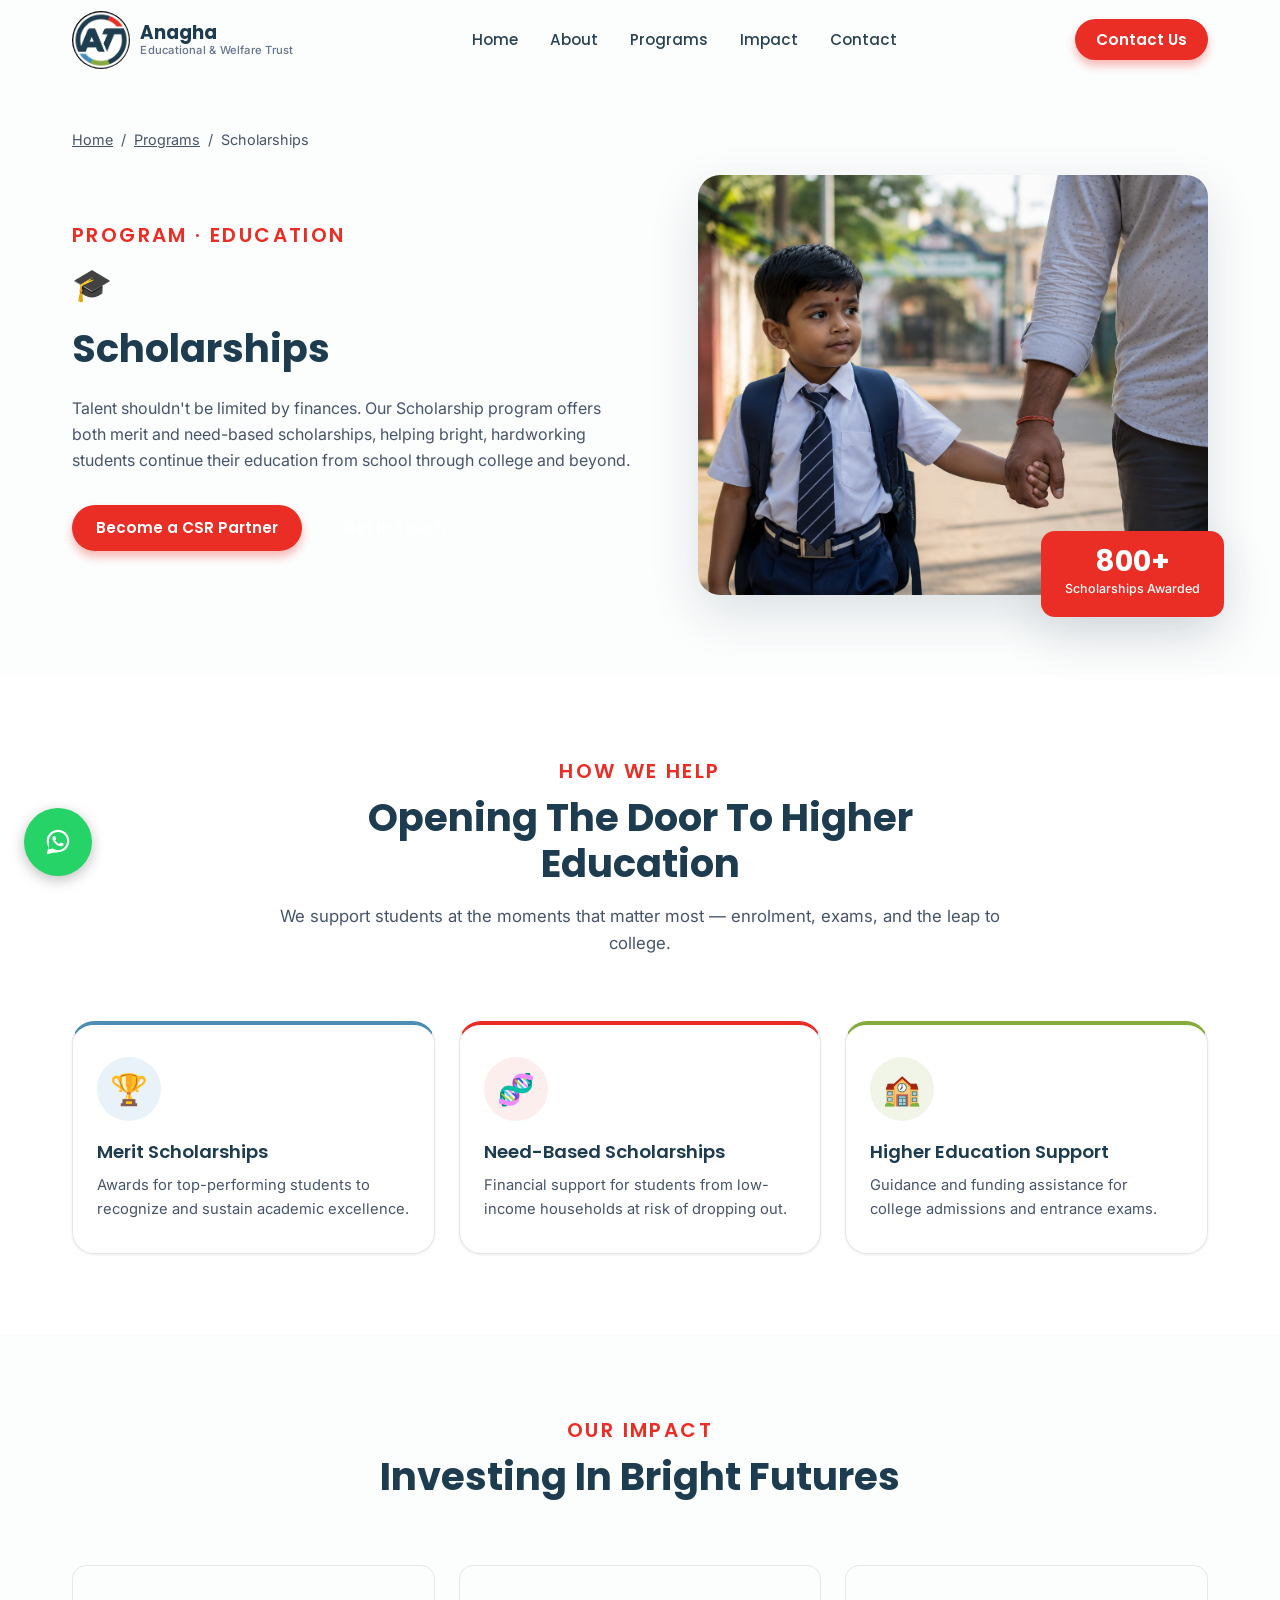
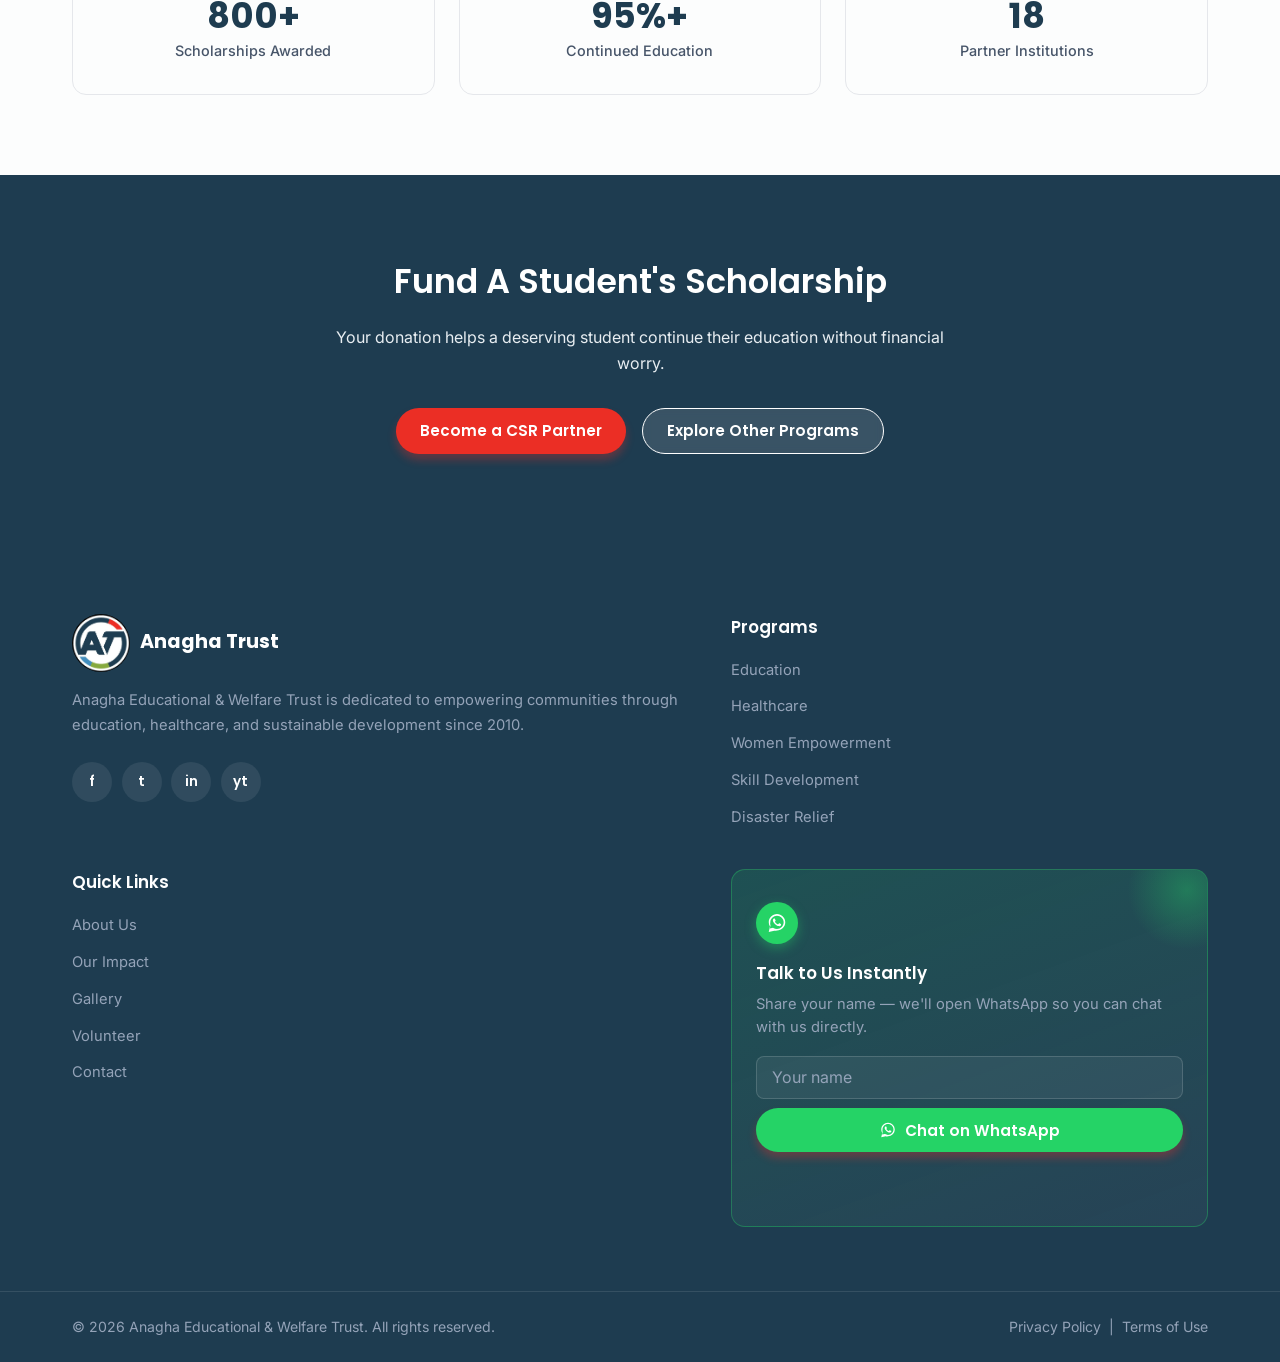
<file: scholarships.html>
<!doctype html>
<html lang="en">
  <head>
  <link rel="apple-touch-icon" href="images/favicon.png">
    <meta charset="UTF-8" />
    <meta name="viewport" content="width=device-width, initial-scale=1.0" />
    <meta
      name="description"
      content="Anagha Trust's Scholarship program offers merit and need-based scholarships to help students pursue higher education."
    />
    <title>Scholarships — Anagha Educational &amp; Welfare Trust</title>

    <link rel="preconnect" href="https://fonts.googleapis.com" />
    <link rel="icon" type="image/png" href="images/favicon.png" />
    <link rel="preconnect" href="https://fonts.gstatic.com" crossorigin />
    <link
      href="https://fonts.googleapis.com/css2?family=Inter:wght@400;500;600&family=Poppins:wght@500;600;700&display=swap"
      rel="stylesheet"
    />

    <link rel="stylesheet" href="style.css" />
    <style>
      /* Offset for the fixed header, since this page's first section isn't
         a full-height hero like the homepage. */
      .prog-hero {
        padding-top: calc(var(--header-h) + var(--space-6));
        padding-bottom: var(--space-10);
        background: var(--bg);
      }
      .prog-breadcrumb {
        display: block;
        margin-bottom: var(--space-3);
        font-size: 0.9rem;
        color: var(--gray-600);
      }
      .prog-breadcrumb a {
        color: inherit;
        text-decoration: underline;
      }
      .prog-hero__grid {
        display: grid;
        grid-template-columns: 1.1fr 1fr;
        gap: var(--space-8);
        align-items: center;
      }
      .prog-hero__media {
        position: relative;
      }
      .prog-hero__media img {
        width: 100%;
        height: 420px;
        object-fit: cover;
        border-radius: var(--radius-lg);
        box-shadow: var(--shadow-lg);
      }
      .prog-hero__icon {
        font-size: 2rem;
        margin-bottom: var(--space-2);
      }
      .prog-hero__text {
        color: var(--gray-600);
        margin: var(--space-3) 0 var(--space-4);
      }
      .prog-hero__buttons {
        display: flex;
        gap: var(--space-2);
        flex-wrap: wrap;
      }

      .prog-highlights {
        padding: var(--space-10) 0;
        background: var(--card);
      }
      .prog-highlights__grid {
        display: grid;
        grid-template-columns: repeat(3, 1fr);
        gap: var(--space-3);
        margin-top: var(--space-4);
      }

      .prog-stats {
        padding: var(--space-10) 0;
        background: var(--bg);
      }
      .prog-stats__grid {
        display: grid;
        grid-template-columns: repeat(3, 1fr);
        gap: var(--space-3);
        margin-top: var(--space-4);
      }

      .prog-cta {
        padding: var(--space-10) 0;
        background: var(--primary);
        color: #fff;
        text-align: center;
      }
      .prog-cta h2 {
        font-family: var(--font-heading);
        font-weight: 600;
        font-size: clamp(1.5rem, 3vw, 2.1rem);
        margin-bottom: var(--space-2);
      }
      .prog-cta p {
        color: var(--primary-50);
        max-width: 620px;
        margin: 0 auto var(--space-4);
      }
      .prog-cta__buttons {
        display: flex;
        gap: var(--space-2);
        justify-content: center;
        flex-wrap: wrap;
      }

      @media (max-width: 860px) {
        .prog-hero__grid {
          grid-template-columns: 1fr;
        }
        .prog-hero__media img {
          height: 280px;
        }
        .prog-highlights__grid {
          grid-template-columns: 1fr;
        }
        .prog-stats__grid {
          grid-template-columns: repeat(2, 1fr);
        }
      }
    </style>
  </head>
  <body>
    <header class="header" id="header">
      <nav class="nav container" aria-label="Primary navigation">
        <a
          href="index.html#home"
          class="nav__logo"
          aria-label="Anagha Educational and Welfare Trust home"
        >
          <span class="nav__logo-mark"></span>
          <span class="nav__logo-text">
            <span class="nav__logo-title">Anagha</span>
            <span class="nav__logo-sub">Educational &amp; Welfare Trust</span>
          </span>
        </a>

        <ul class="nav__menu" id="navMenu">
          <li><a href="index.html#home" class="nav__link">Home</a></li>
          <li><a href="index.html#about" class="nav__link">About</a></li>
          <li><a href="index.html#programs" class="nav__link">Programs</a></li>
          <li><a href="index.html#impact" class="nav__link">Impact</a></li>
          <li><a href="index.html#contact" class="nav__link">Contact</a></li>
          <li class="nav__cta-mobile">
            <a href="mailto:info@anagha-trust.org" class="btn btn--accent btn--block">Contact Us</a>
          </li>
        </ul>

        <div class="nav__actions">
          <a href="mailto:info@anagha-trust.org" class="btn btn--accent nav__donate"
            >Contact Us</a
          >
          <button
            class="nav__toggle"
            id="navToggle"
            aria-label="Toggle navigation menu"
            aria-expanded="false"
            aria-controls="navMenu"
          >
            <span></span><span></span><span></span>
          </button>
        </div>
      </nav>
    </header>

    <!-- ============ PROGRAM HERO ============ -->
    <section class="prog-hero" id="scholarships" aria-label="Scholarships program overview">
      <div class="container">
        <span class="prog-breadcrumb">
          <a href="index.html">Home</a> &nbsp;/&nbsp;
          <a href="index.html#programs">Programs</a> &nbsp;/&nbsp; Scholarships
        </span>

        <div class="prog-hero__grid">
          <div class="prog-hero__body">
            <p class="section-head__eyebrow">Program · Education</p>
            <div class="prog-hero__icon" aria-hidden="true">&#127891;</div>
            <h1 class="section-head__title">Scholarships</h1>
            <p class="prog-hero__text">Talent shouldn't be limited by finances. Our Scholarship program offers both merit and need-based scholarships, helping bright, hardworking students continue their education from school through college and beyond.</p>
            <div class="prog-hero__buttons">
              <a href="index.html#contact" class="btn btn--accent">Become a CSR Partner</a>
              <a href="index.html#contact" class="btn btn--ghost">Get In Touch</a>
            </div>
          </div>

          <div class="prog-hero__media">
            <img
              src="images/school.png"
              alt="Students receiving scholarship support to continue their education"
              loading="lazy"
            />
            <div class="about__badge">
              <span class="about__badge-num">800+</span>
              <span class="about__badge-text">Scholarships Awarded</span>
            </div>
          </div>
        </div>
      </div>
    </section>

    <!-- ============ WHAT WE DO ============ -->
    <section class="prog-highlights" aria-label="Scholarships highlights">
      <div class="container">
        <div class="section-head">
          <p class="section-head__eyebrow">How We Help</p>
          <h2 class="section-head__title">Opening The Door To Higher Education</h2>
          <p class="section-head__text">We support students at the moments that matter most — enrolment, exams, and the leap to college.</p>
        </div>

        <div class="prog-highlights__grid">
          <div class="feature-card">
            <div class="feature-card__icon" aria-hidden="true">&#127942;</div>
            <h3>Merit Scholarships</h3>
            <p>Awards for top-performing students to recognize and sustain academic excellence.</p>
          </div>
          <div class="feature-card">
            <div class="feature-card__icon" aria-hidden="true">&#129516;</div>
            <h3>Need-Based Scholarships</h3>
            <p>Financial support for students from low-income households at risk of dropping out.</p>
          </div>
          <div class="feature-card">
            <div class="feature-card__icon" aria-hidden="true">&#127979;</div>
            <h3>Higher Education Support</h3>
            <p>Guidance and funding assistance for college admissions and entrance exams.</p>
          </div>
        </div>
      </div>
    </section>

    <!-- ============ PROGRAM IMPACT ============ -->
    <section class="prog-stats" aria-label="Scholarships impact in numbers">
      <div class="container">
        <div class="section-head">
          <p class="section-head__eyebrow">Our Impact</p>
          <h2 class="section-head__title">Investing In Bright Futures</h2>
        </div>

        <div class="prog-stats__grid">
          <div class="impact__card">
            <div class="impact__number">800+</div>
            <p class="impact__label">Scholarships Awarded</p>
          </div>
          <div class="impact__card">
            <div class="impact__number">95%+</div>
            <p class="impact__label">Continued Education</p>
          </div>
          <div class="impact__card">
            <div class="impact__number">18</div>
            <p class="impact__label">Partner Institutions</p>
          </div>
        </div>
      </div>
    </section>

    <!-- ============ CTA ============ -->
    <section class="prog-cta" aria-label="Support Scholarships">
      <div class="container">
        <h2>Fund A Student's Scholarship</h2>
        <p>Your donation helps a deserving student continue their education without financial worry.</p>
        <div class="prog-cta__buttons">
          <a href="index.html#contact" class="btn btn--accent">Become a CSR Partner</a>
          <a href="index.html#programs" class="btn btn--ghost" style="border-color:#fff;color:#fff;">Explore Other Programs</a>
        </div>
      </div>
    </section>
    <!-- ============ FOOTER ============ -->
    <footer class="footer" aria-label="Site footer">
      <div class="container footer__grid">
        <div class="footer__col footer__col--about">
          <a href="index.html#home" class="footer__logo">
            <span class="nav__logo-mark"></span>
            <span>Anagha Trust</span>
          </a>
          <p class="footer__about">
            Anagha Educational &amp; Welfare Trust is dedicated to empowering
            communities through education, healthcare, and sustainable
            development since 2010.
          </p>
          <div class="footer__social">
            <a href="#" aria-label="Facebook" class="footer__social-link">f</a>
            <a href="#" aria-label="Twitter" class="footer__social-link">t</a>
            <a href="#" aria-label="Instagram" class="footer__social-link"
              >in</a
            >
            <a href="#" aria-label="YouTube" class="footer__social-link">yt</a>
          </div>
        </div>

        <div class="footer__col">
          <h4 class="footer__heading">Programs</h4>
          <ul>
            <li><a href="education.html">Education</a></li>
            <li><a href="healthcare.html">Healthcare</a></li>
            <li><a href="women-empowerment.html">Women Empowerment</a></li>
            <li><a href="skill-development.html">Skill Development</a></li>
            <li><a href="disaster-relief.html">Disaster Relief</a></li>
          </ul>
        </div>

        <div class="footer__col">
          <h4 class="footer__heading">Quick Links</h4>
          <ul>
            <li><a href="index.html#about">About Us</a></li>
            <li><a href="index.html#impact">Our Impact</a></li>
            <li><a href="index.html#gallery">Gallery</a></li>
            <li><a href="index.html#volunteer">Volunteer</a></li>
            <li><a href="index.html#contact">Contact</a></li>
          </ul>
        </div>

        <div class="footer__col footer__col--newsletter">
          <div class="wa-subscribe">
            <div class="wa-subscribe__icon">
              <svg
                viewBox="0 0 32 32"
                xmlns="http://www.w3.org/2000/svg"
                width="22"
                height="22"
                fill="#ffffff"
              >
                <path
                  d="M16.004 3C9.376 3 4 8.373 4 15c0 2.276.633 4.402 1.732 6.216L4 29l7.98-1.688A11.93 11.93 0 0 0 16.004 27C22.63 27 28 21.627 28 15S22.63 3 16.004 3zm0 21.7c-1.95 0-3.77-.55-5.318-1.5l-.382-.227-4.73 1.001 1.02-4.6-.25-.395A9.66 9.66 0 0 1 6.3 15c0-5.35 4.353-9.7 9.704-9.7 5.35 0 9.7 4.35 9.7 9.7 0 5.352-4.35 9.7-9.7 9.7zm5.34-7.26c-.293-.147-1.734-.856-2.003-.954-.268-.098-.464-.147-.66.147-.196.293-.757.953-.928 1.15-.17.196-.34.22-.634.073-.293-.147-1.237-.456-2.356-1.454-.87-.776-1.458-1.735-1.629-2.028-.17-.293-.018-.451.128-.598.132-.131.293-.34.44-.51.146-.17.195-.293.293-.488.098-.196.049-.367-.024-.514-.073-.147-.66-1.59-.904-2.178-.238-.573-.48-.495-.66-.504-.17-.008-.366-.01-.562-.01-.196 0-.514.073-.783.367-.269.293-1.027 1.004-1.027 2.448 0 1.444 1.052 2.84 1.198 3.036.146.196 2.07 3.16 5.017 4.432.701.303 1.248.484 1.675.62.704.224 1.344.192 1.85.117.564-.084 1.734-.709 1.979-1.393.244-.684.244-1.27.171-1.393-.073-.122-.269-.196-.562-.343z"
                />
              </svg>
            </div>
            <h4 class="footer__heading">Talk to Us Instantly</h4>
            <p>
              Share your name — we'll open WhatsApp so you can chat with us
              directly.
            </p>
            <form class="wa-subscribe__form" id="newsletterForm" novalidate>
              <input
                type="text"
                name="name"
                id="waName"
                placeholder="Your name"
                aria-label="Your name"
                required
              />
              <button type="submit" class="btn btn--accent wa-subscribe__btn">
                <svg
                  viewBox="0 0 32 32"
                  xmlns="http://www.w3.org/2000/svg"
                  width="18"
                  height="18"
                  fill="currentColor"
                >
                  <path
                    d="M16.004 3C9.376 3 4 8.373 4 15c0 2.276.633 4.402 1.732 6.216L4 29l7.98-1.688A11.93 11.93 0 0 0 16.004 27C22.63 27 28 21.627 28 15S22.63 3 16.004 3zm0 21.7c-1.95 0-3.77-.55-5.318-1.5l-.382-.227-4.73 1.001 1.02-4.6-.25-.395A9.66 9.66 0 0 1 6.3 15c0-5.35 4.353-9.7 9.704-9.7 5.35 0 9.7 4.35 9.7 9.7 0 5.352-4.35 9.7-9.7 9.7zm5.34-7.26c-.293-.147-1.734-.856-2.003-.954-.268-.098-.464-.147-.66.147-.196.293-.757.953-.928 1.15-.17.196-.34.22-.634.073-.293-.147-1.237-.456-2.356-1.454-.87-.776-1.458-1.735-1.629-2.028-.17-.293-.018-.451.128-.598.132-.131.293-.34.44-.51.146-.17.195-.293.293-.488.098-.196.049-.367-.024-.514-.073-.147-.66-1.59-.904-2.178-.238-.573-.48-.495-.66-.504-.17-.008-.366-.01-.562-.01-.196 0-.514.073-.783.367-.269.293-1.027 1.004-1.027 2.448 0 1.444 1.052 2.84 1.198 3.036.146.196 2.07 3.16 5.017 4.432.701.303 1.248.484 1.675.62.704.224 1.344.192 1.85.117.564-.084 1.734-.709 1.979-1.393.244-.684.244-1.27.171-1.393-.073-.122-.269-.196-.562-.343z"
                  />
                </svg>
                Chat on WhatsApp
              </button>
            </form>
            <p class="form-message" id="newsletterMessage" role="status"></p>
          </div>
        </div>
      </div>

      <div class="footer__bottom">
        <div class="container footer__bottom-inner">
          <p>
            &copy; <span id="year"></span> Anagha Educational &amp; Welfare
            Trust. All rights reserved.
          </p>
          <p>
            <a href="#">Privacy Policy</a> &nbsp;|&nbsp;
            <a href="#">Terms of Use</a>
          </p>
        </div>
      </div>
    </footer>

    <!-- ============ BACK TO TOP ============ -->
    <button class="back-to-top" id="backToTop" aria-label="Back to top">
      &#8593;
    </button>

    <!-- ============ WHATSAPP FLOATING ICON ============ -->
    <a
      href="https://wa.me/919008762525?text=Hello%2C%20I%20would%20like%20to%20know%20more%20details%20about%20the%20trust"
      class="whatsapp-float"
      target="_blank"
      rel="noopener noreferrer"
      aria-label="Chat with us on WhatsApp"
    >
      <svg
        viewBox="0 0 32 32"
        xmlns="http://www.w3.org/2000/svg"
        width="32"
        height="32"
        fill="#ffffff"
      >
        <path
          d="M16.004 3C9.376 3 4 8.373 4 15c0 2.276.633 4.402 1.732 6.216L4 29l7.98-1.688A11.93 11.93 0 0 0 16.004 27C22.63 27 28 21.627 28 15S22.63 3 16.004 3zm0 21.7c-1.95 0-3.77-.55-5.318-1.5l-.382-.227-4.73 1.001 1.02-4.6-.25-.395A9.66 9.66 0 0 1 6.3 15c0-5.35 4.353-9.7 9.704-9.7 5.35 0 9.7 4.35 9.7 9.7 0 5.352-4.35 9.7-9.7 9.7zm5.34-7.26c-.293-.147-1.734-.856-2.003-.954-.268-.098-.464-.147-.66.147-.196.293-.757.953-.928 1.15-.17.196-.34.22-.634.073-.293-.147-1.237-.456-2.356-1.454-.87-.776-1.458-1.735-1.629-2.028-.17-.293-.018-.451.128-.598.132-.131.293-.34.44-.51.146-.17.195-.293.293-.488.098-.196.049-.367-.024-.514-.073-.147-.66-1.59-.904-2.178-.238-.573-.48-.495-.66-.504-.17-.008-.366-.01-.562-.01-.196 0-.514.073-.783.367-.269.293-1.027 1.004-1.027 2.448 0 1.444 1.052 2.84 1.198 3.036.146.196 2.07 3.16 5.017 4.432.701.303 1.248.484 1.675.62.704.224 1.344.192 1.85.117.564-.084 1.734-.709 1.979-1.393.244-.684.244-1.27.171-1.393-.073-.122-.269-.196-.562-.343z"
        />
      </svg>
    </a>

    <script type="module" src="script.js"></script>
  </body>
</html>
</file>
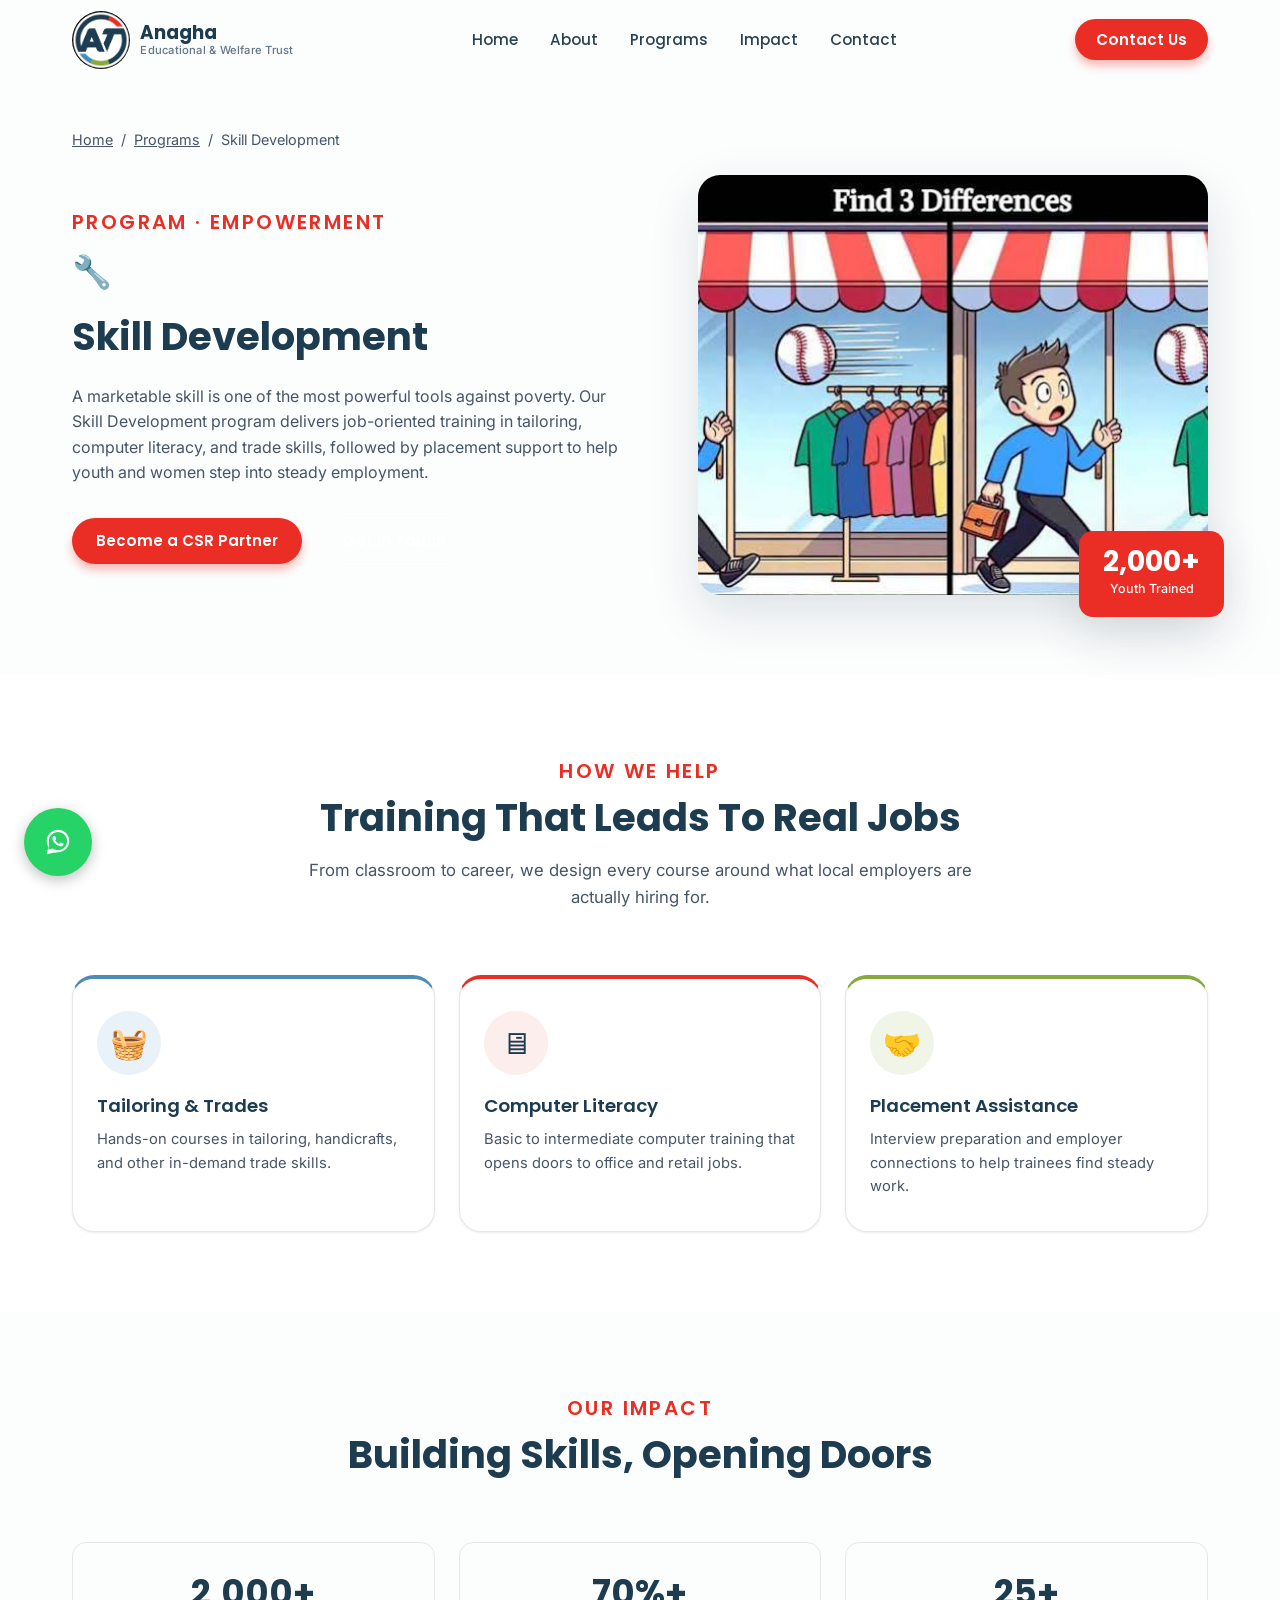
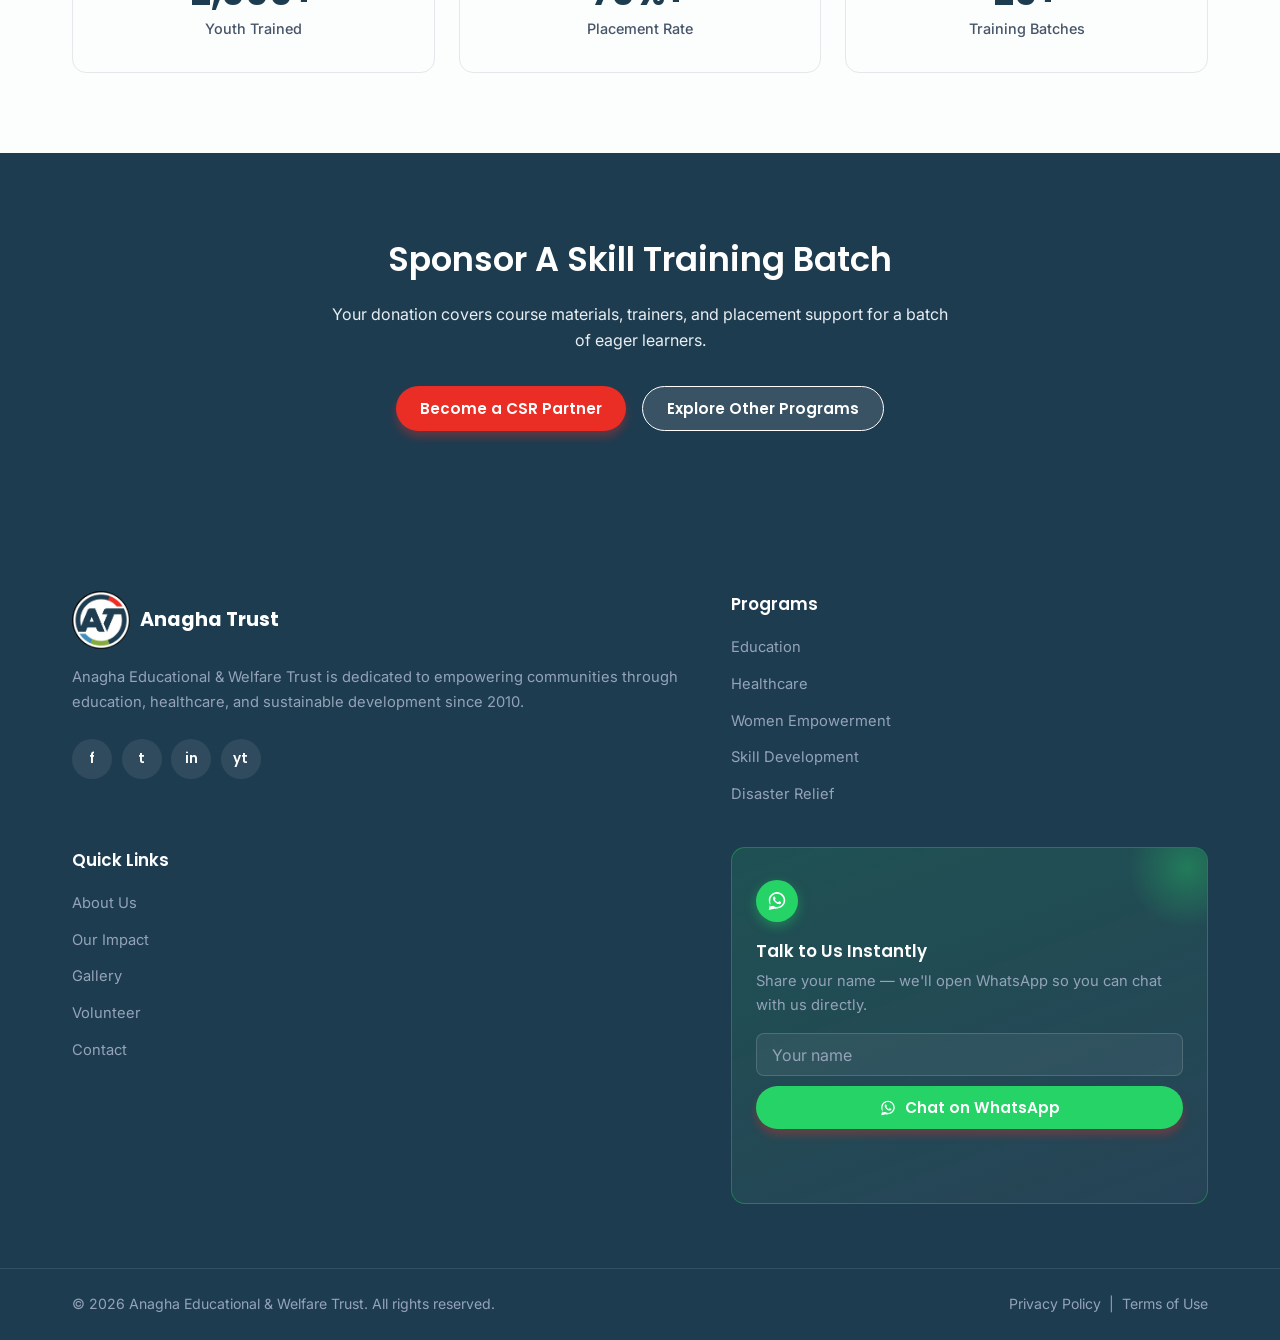
<file: skill-development.html>
<!doctype html>
<html lang="en">
  <head>
  <link rel="apple-touch-icon" href="images/favicon.png">
    <meta charset="UTF-8" />
    <meta name="viewport" content="width=device-width, initial-scale=1.0" />
    <meta
      name="description"
      content="Anagha Trust's Skill Development program offers job-oriented training in tailoring, computers, and trades for youth and women."
    />
    <title>Skill Development — Anagha Educational &amp; Welfare Trust</title>

    <link rel="preconnect" href="https://fonts.googleapis.com" />
    <link rel="icon" type="image/png" href="images/favicon.png" />
    <link rel="preconnect" href="https://fonts.gstatic.com" crossorigin />
    <link
      href="https://fonts.googleapis.com/css2?family=Inter:wght@400;500;600&family=Poppins:wght@500;600;700&display=swap"
      rel="stylesheet"
    />

    <link rel="stylesheet" href="style.css" />
    <style>
      /* Offset for the fixed header, since this page's first section isn't
         a full-height hero like the homepage. */
      .prog-hero {
        padding-top: calc(var(--header-h) + var(--space-6));
        padding-bottom: var(--space-10);
        background: var(--bg);
      }
      .prog-breadcrumb {
        display: block;
        margin-bottom: var(--space-3);
        font-size: 0.9rem;
        color: var(--gray-600);
      }
      .prog-breadcrumb a {
        color: inherit;
        text-decoration: underline;
      }
      .prog-hero__grid {
        display: grid;
        grid-template-columns: 1.1fr 1fr;
        gap: var(--space-8);
        align-items: center;
      }
      .prog-hero__media {
        position: relative;
      }
      .prog-hero__media img {
        width: 100%;
        height: 420px;
        object-fit: cover;
        border-radius: var(--radius-lg);
        box-shadow: var(--shadow-lg);
      }
      .prog-hero__icon {
        font-size: 2rem;
        margin-bottom: var(--space-2);
      }
      .prog-hero__text {
        color: var(--gray-600);
        margin: var(--space-3) 0 var(--space-4);
      }
      .prog-hero__buttons {
        display: flex;
        gap: var(--space-2);
        flex-wrap: wrap;
      }

      .prog-highlights {
        padding: var(--space-10) 0;
        background: var(--card);
      }
      .prog-highlights__grid {
        display: grid;
        grid-template-columns: repeat(3, 1fr);
        gap: var(--space-3);
        margin-top: var(--space-4);
      }

      .prog-stats {
        padding: var(--space-10) 0;
        background: var(--bg);
      }
      .prog-stats__grid {
        display: grid;
        grid-template-columns: repeat(3, 1fr);
        gap: var(--space-3);
        margin-top: var(--space-4);
      }

      .prog-cta {
        padding: var(--space-10) 0;
        background: var(--primary);
        color: #fff;
        text-align: center;
      }
      .prog-cta h2 {
        font-family: var(--font-heading);
        font-weight: 600;
        font-size: clamp(1.5rem, 3vw, 2.1rem);
        margin-bottom: var(--space-2);
      }
      .prog-cta p {
        color: var(--primary-50);
        max-width: 620px;
        margin: 0 auto var(--space-4);
      }
      .prog-cta__buttons {
        display: flex;
        gap: var(--space-2);
        justify-content: center;
        flex-wrap: wrap;
      }

      @media (max-width: 860px) {
        .prog-hero__grid {
          grid-template-columns: 1fr;
        }
        .prog-hero__media img {
          height: 280px;
        }
        .prog-highlights__grid {
          grid-template-columns: 1fr;
        }
        .prog-stats__grid {
          grid-template-columns: repeat(2, 1fr);
        }
      }
    </style>
  </head>
  <body>
    <header class="header" id="header">
      <nav class="nav container" aria-label="Primary navigation">
        <a
          href="index.html#home"
          class="nav__logo"
          aria-label="Anagha Educational and Welfare Trust home"
        >
          <span class="nav__logo-mark"></span>
          <span class="nav__logo-text">
            <span class="nav__logo-title">Anagha</span>
            <span class="nav__logo-sub">Educational &amp; Welfare Trust</span>
          </span>
        </a>

        <ul class="nav__menu" id="navMenu">
          <li><a href="index.html#home" class="nav__link">Home</a></li>
          <li><a href="index.html#about" class="nav__link">About</a></li>
          <li><a href="index.html#programs" class="nav__link">Programs</a></li>
          <li><a href="index.html#impact" class="nav__link">Impact</a></li>
          <li><a href="index.html#contact" class="nav__link">Contact</a></li>
          <li class="nav__cta-mobile">
            <a href="mailto:info@anagha-trust.org" class="btn btn--accent btn--block">Contact Us</a>
          </li>
        </ul>

        <div class="nav__actions">
          <a href="mailto:info@anagha-trust.org" class="btn btn--accent nav__donate"
            >Contact Us</a
          >
          <button
            class="nav__toggle"
            id="navToggle"
            aria-label="Toggle navigation menu"
            aria-expanded="false"
            aria-controls="navMenu"
          >
            <span></span><span></span><span></span>
          </button>
        </div>
      </nav>
    </header>

    <!-- ============ PROGRAM HERO ============ -->
    <section class="prog-hero" id="skill-development" aria-label="Skill Development program overview">
      <div class="container">
        <span class="prog-breadcrumb">
          <a href="index.html">Home</a> &nbsp;/&nbsp;
          <a href="index.html#programs">Programs</a> &nbsp;/&nbsp; Skill Development
        </span>

        <div class="prog-hero__grid">
          <div class="prog-hero__body">
            <p class="section-head__eyebrow">Program · Empowerment</p>
            <div class="prog-hero__icon" aria-hidden="true">&#128295;</div>
            <h1 class="section-head__title">Skill Development</h1>
            <p class="prog-hero__text">A marketable skill is one of the most powerful tools against poverty. Our Skill Development program delivers job-oriented training in tailoring, computer literacy, and trade skills, followed by placement support to help youth and women step into steady employment.</p>
            <div class="prog-hero__buttons">
              <a href="index.html#contact" class="btn btn--accent">Become a CSR Partner</a>
              <a href="index.html#contact" class="btn btn--ghost">Get In Touch</a>
            </div>
          </div>

          <div class="prog-hero__media">
            <img
              src="images/img2.jpg"
              alt="Youth attending a job-oriented skill training session"
              loading="lazy"
            />
            <div class="about__badge">
              <span class="about__badge-num">2,000+</span>
              <span class="about__badge-text">Youth Trained</span>
            </div>
          </div>
        </div>
      </div>
    </section>

    <!-- ============ WHAT WE DO ============ -->
    <section class="prog-highlights" aria-label="Skill Development highlights">
      <div class="container">
        <div class="section-head">
          <p class="section-head__eyebrow">How We Help</p>
          <h2 class="section-head__title">Training That Leads To Real Jobs</h2>
          <p class="section-head__text">From classroom to career, we design every course around what local employers are actually hiring for.</p>
        </div>

        <div class="prog-highlights__grid">
          <div class="feature-card">
            <div class="feature-card__icon" aria-hidden="true">&#129530;</div>
            <h3>Tailoring &amp; Trades</h3>
            <p>Hands-on courses in tailoring, handicrafts, and other in-demand trade skills.</p>
          </div>
          <div class="feature-card">
            <div class="feature-card__icon" aria-hidden="true">&#128421;</div>
            <h3>Computer Literacy</h3>
            <p>Basic to intermediate computer training that opens doors to office and retail jobs.</p>
          </div>
          <div class="feature-card">
            <div class="feature-card__icon" aria-hidden="true">&#129309;</div>
            <h3>Placement Assistance</h3>
            <p>Interview preparation and employer connections to help trainees find steady work.</p>
          </div>
        </div>
      </div>
    </section>

    <!-- ============ PROGRAM IMPACT ============ -->
    <section class="prog-stats" aria-label="Skill Development impact in numbers">
      <div class="container">
        <div class="section-head">
          <p class="section-head__eyebrow">Our Impact</p>
          <h2 class="section-head__title">Building Skills, Opening Doors</h2>
        </div>

        <div class="prog-stats__grid">
          <div class="impact__card">
            <div class="impact__number">2,000+</div>
            <p class="impact__label">Youth Trained</p>
          </div>
          <div class="impact__card">
            <div class="impact__number">70%+</div>
            <p class="impact__label">Placement Rate</p>
          </div>
          <div class="impact__card">
            <div class="impact__number">25+</div>
            <p class="impact__label">Training Batches</p>
          </div>
        </div>
      </div>
    </section>

    <!-- ============ CTA ============ -->
    <section class="prog-cta" aria-label="Support Skill Development">
      <div class="container">
        <h2>Sponsor A Skill Training Batch</h2>
        <p>Your donation covers course materials, trainers, and placement support for a batch of eager learners.</p>
        <div class="prog-cta__buttons">
          <a href="index.html#contact" class="btn btn--accent">Become a CSR Partner</a>
          <a href="index.html#programs" class="btn btn--ghost" style="border-color:#fff;color:#fff;">Explore Other Programs</a>
        </div>
      </div>
    </section>
    <!-- ============ FOOTER ============ -->
    <footer class="footer" aria-label="Site footer">
      <div class="container footer__grid">
        <div class="footer__col footer__col--about">
          <a href="index.html#home" class="footer__logo">
            <span class="nav__logo-mark"></span>
            <span>Anagha Trust</span>
          </a>
          <p class="footer__about">
            Anagha Educational &amp; Welfare Trust is dedicated to empowering
            communities through education, healthcare, and sustainable
            development since 2010.
          </p>
          <div class="footer__social">
            <a href="#" aria-label="Facebook" class="footer__social-link">f</a>
            <a href="#" aria-label="Twitter" class="footer__social-link">t</a>
            <a href="#" aria-label="Instagram" class="footer__social-link"
              >in</a
            >
            <a href="#" aria-label="YouTube" class="footer__social-link">yt</a>
          </div>
        </div>

        <div class="footer__col">
          <h4 class="footer__heading">Programs</h4>
          <ul>
            <li><a href="education.html">Education</a></li>
            <li><a href="healthcare.html">Healthcare</a></li>
            <li><a href="women-empowerment.html">Women Empowerment</a></li>
            <li><a href="skill-development.html">Skill Development</a></li>
            <li><a href="disaster-relief.html">Disaster Relief</a></li>
          </ul>
        </div>

        <div class="footer__col">
          <h4 class="footer__heading">Quick Links</h4>
          <ul>
            <li><a href="index.html#about">About Us</a></li>
            <li><a href="index.html#impact">Our Impact</a></li>
            <li><a href="index.html#gallery">Gallery</a></li>
            <li><a href="index.html#volunteer">Volunteer</a></li>
            <li><a href="index.html#contact">Contact</a></li>
          </ul>
        </div>

        <div class="footer__col footer__col--newsletter">
          <div class="wa-subscribe">
            <div class="wa-subscribe__icon">
              <svg
                viewBox="0 0 32 32"
                xmlns="http://www.w3.org/2000/svg"
                width="22"
                height="22"
                fill="#ffffff"
              >
                <path
                  d="M16.004 3C9.376 3 4 8.373 4 15c0 2.276.633 4.402 1.732 6.216L4 29l7.98-1.688A11.93 11.93 0 0 0 16.004 27C22.63 27 28 21.627 28 15S22.63 3 16.004 3zm0 21.7c-1.95 0-3.77-.55-5.318-1.5l-.382-.227-4.73 1.001 1.02-4.6-.25-.395A9.66 9.66 0 0 1 6.3 15c0-5.35 4.353-9.7 9.704-9.7 5.35 0 9.7 4.35 9.7 9.7 0 5.352-4.35 9.7-9.7 9.7zm5.34-7.26c-.293-.147-1.734-.856-2.003-.954-.268-.098-.464-.147-.66.147-.196.293-.757.953-.928 1.15-.17.196-.34.22-.634.073-.293-.147-1.237-.456-2.356-1.454-.87-.776-1.458-1.735-1.629-2.028-.17-.293-.018-.451.128-.598.132-.131.293-.34.44-.51.146-.17.195-.293.293-.488.098-.196.049-.367-.024-.514-.073-.147-.66-1.59-.904-2.178-.238-.573-.48-.495-.66-.504-.17-.008-.366-.01-.562-.01-.196 0-.514.073-.783.367-.269.293-1.027 1.004-1.027 2.448 0 1.444 1.052 2.84 1.198 3.036.146.196 2.07 3.16 5.017 4.432.701.303 1.248.484 1.675.62.704.224 1.344.192 1.85.117.564-.084 1.734-.709 1.979-1.393.244-.684.244-1.27.171-1.393-.073-.122-.269-.196-.562-.343z"
                />
              </svg>
            </div>
            <h4 class="footer__heading">Talk to Us Instantly</h4>
            <p>
              Share your name — we'll open WhatsApp so you can chat with us
              directly.
            </p>
            <form class="wa-subscribe__form" id="newsletterForm" novalidate>
              <input
                type="text"
                name="name"
                id="waName"
                placeholder="Your name"
                aria-label="Your name"
                required
              />
              <button type="submit" class="btn btn--accent wa-subscribe__btn">
                <svg
                  viewBox="0 0 32 32"
                  xmlns="http://www.w3.org/2000/svg"
                  width="18"
                  height="18"
                  fill="currentColor"
                >
                  <path
                    d="M16.004 3C9.376 3 4 8.373 4 15c0 2.276.633 4.402 1.732 6.216L4 29l7.98-1.688A11.93 11.93 0 0 0 16.004 27C22.63 27 28 21.627 28 15S22.63 3 16.004 3zm0 21.7c-1.95 0-3.77-.55-5.318-1.5l-.382-.227-4.73 1.001 1.02-4.6-.25-.395A9.66 9.66 0 0 1 6.3 15c0-5.35 4.353-9.7 9.704-9.7 5.35 0 9.7 4.35 9.7 9.7 0 5.352-4.35 9.7-9.7 9.7zm5.34-7.26c-.293-.147-1.734-.856-2.003-.954-.268-.098-.464-.147-.66.147-.196.293-.757.953-.928 1.15-.17.196-.34.22-.634.073-.293-.147-1.237-.456-2.356-1.454-.87-.776-1.458-1.735-1.629-2.028-.17-.293-.018-.451.128-.598.132-.131.293-.34.44-.51.146-.17.195-.293.293-.488.098-.196.049-.367-.024-.514-.073-.147-.66-1.59-.904-2.178-.238-.573-.48-.495-.66-.504-.17-.008-.366-.01-.562-.01-.196 0-.514.073-.783.367-.269.293-1.027 1.004-1.027 2.448 0 1.444 1.052 2.84 1.198 3.036.146.196 2.07 3.16 5.017 4.432.701.303 1.248.484 1.675.62.704.224 1.344.192 1.85.117.564-.084 1.734-.709 1.979-1.393.244-.684.244-1.27.171-1.393-.073-.122-.269-.196-.562-.343z"
                  />
                </svg>
                Chat on WhatsApp
              </button>
            </form>
            <p class="form-message" id="newsletterMessage" role="status"></p>
          </div>
        </div>
      </div>

      <div class="footer__bottom">
        <div class="container footer__bottom-inner">
          <p>
            &copy; <span id="year"></span> Anagha Educational &amp; Welfare
            Trust. All rights reserved.
          </p>
          <p>
            <a href="#">Privacy Policy</a> &nbsp;|&nbsp;
            <a href="#">Terms of Use</a>
          </p>
        </div>
      </div>
    </footer>

    <!-- ============ BACK TO TOP ============ -->
    <button class="back-to-top" id="backToTop" aria-label="Back to top">
      &#8593;
    </button>

    <!-- ============ WHATSAPP FLOATING ICON ============ -->
    <a
      href="https://wa.me/919008762525?text=Hello%2C%20I%20would%20like%20to%20know%20more%20details%20about%20the%20trust"
      class="whatsapp-float"
      target="_blank"
      rel="noopener noreferrer"
      aria-label="Chat with us on WhatsApp"
    >
      <svg
        viewBox="0 0 32 32"
        xmlns="http://www.w3.org/2000/svg"
        width="32"
        height="32"
        fill="#ffffff"
      >
        <path
          d="M16.004 3C9.376 3 4 8.373 4 15c0 2.276.633 4.402 1.732 6.216L4 29l7.98-1.688A11.93 11.93 0 0 0 16.004 27C22.63 27 28 21.627 28 15S22.63 3 16.004 3zm0 21.7c-1.95 0-3.77-.55-5.318-1.5l-.382-.227-4.73 1.001 1.02-4.6-.25-.395A9.66 9.66 0 0 1 6.3 15c0-5.35 4.353-9.7 9.704-9.7 5.35 0 9.7 4.35 9.7 9.7 0 5.352-4.35 9.7-9.7 9.7zm5.34-7.26c-.293-.147-1.734-.856-2.003-.954-.268-.098-.464-.147-.66.147-.196.293-.757.953-.928 1.15-.17.196-.34.22-.634.073-.293-.147-1.237-.456-2.356-1.454-.87-.776-1.458-1.735-1.629-2.028-.17-.293-.018-.451.128-.598.132-.131.293-.34.44-.51.146-.17.195-.293.293-.488.098-.196.049-.367-.024-.514-.073-.147-.66-1.59-.904-2.178-.238-.573-.48-.495-.66-.504-.17-.008-.366-.01-.562-.01-.196 0-.514.073-.783.367-.269.293-1.027 1.004-1.027 2.448 0 1.444 1.052 2.84 1.198 3.036.146.196 2.07 3.16 5.017 4.432.701.303 1.248.484 1.675.62.704.224 1.344.192 1.85.117.564-.084 1.734-.709 1.979-1.393.244-.684.244-1.27.171-1.393-.073-.122-.269-.196-.562-.343z"
        />
      </svg>
    </a>

    <script type="module" src="script.js"></script>
  </body>
</html>
</file>
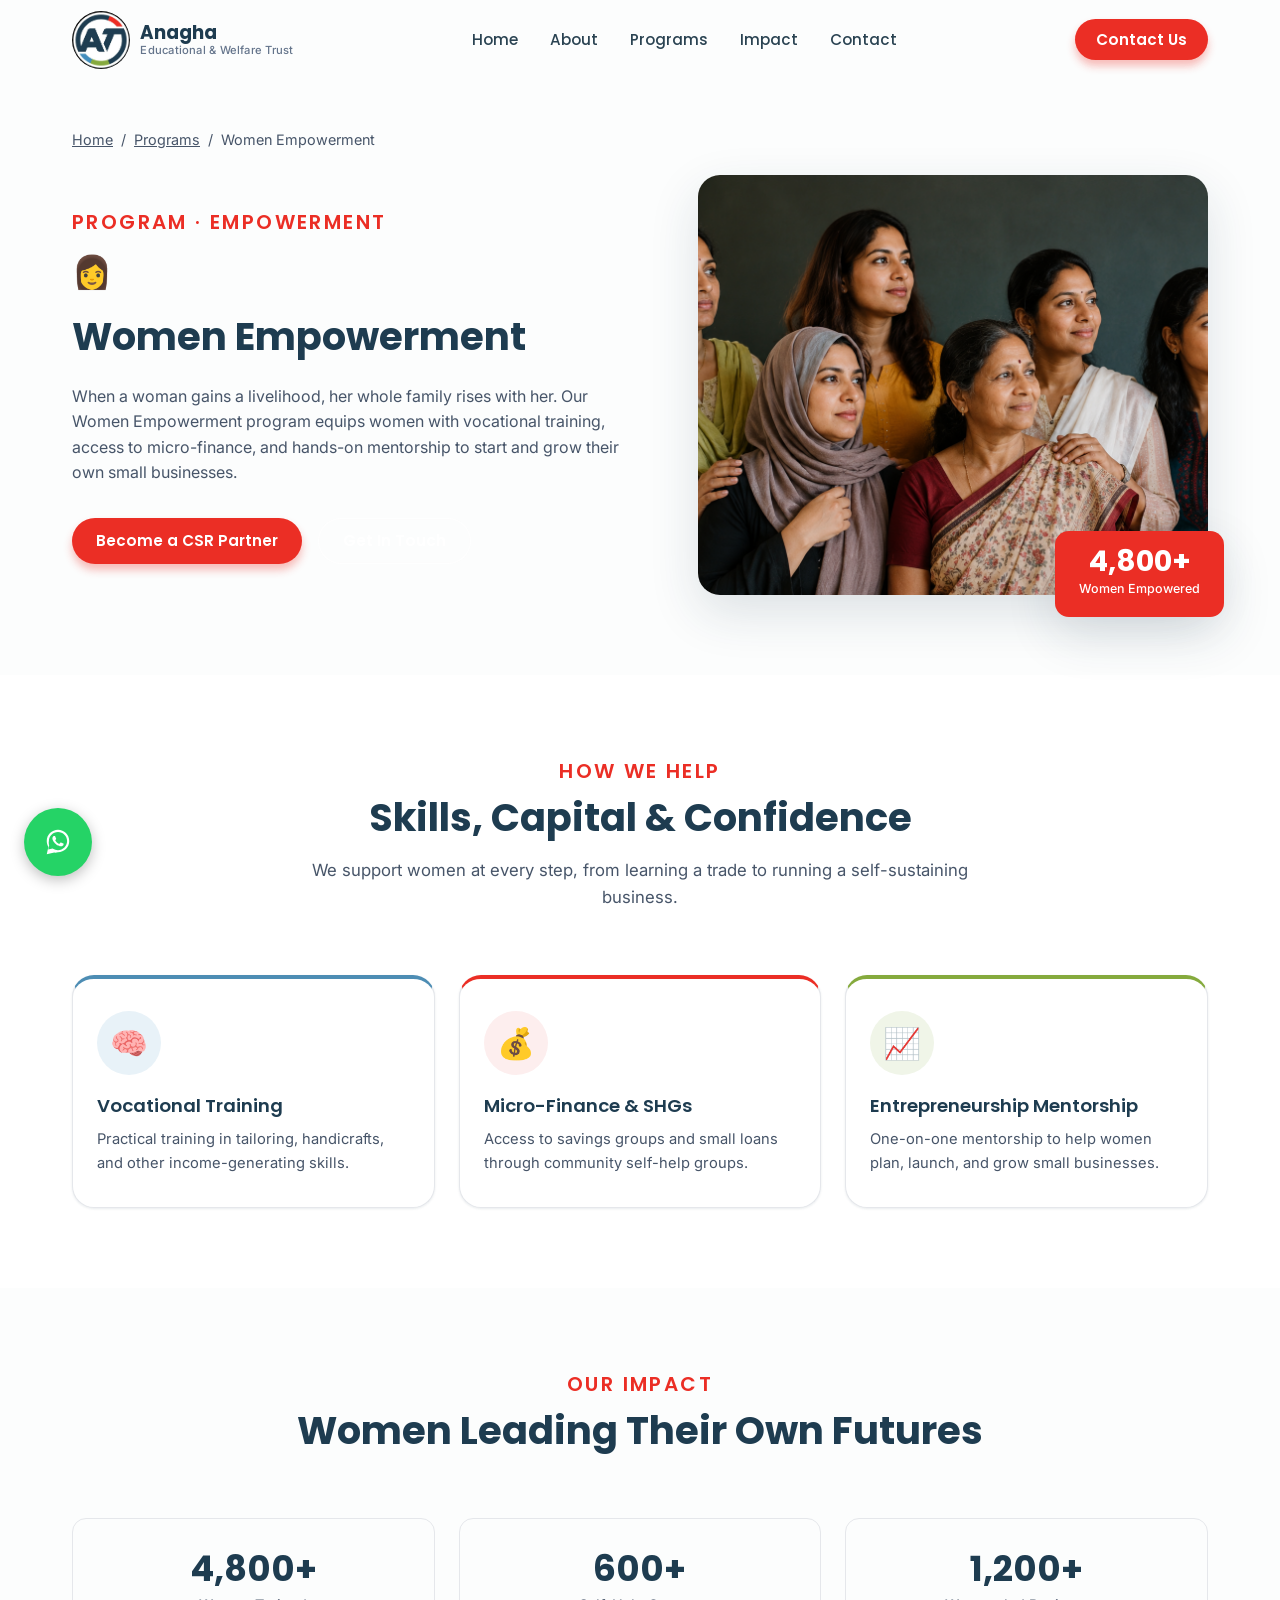
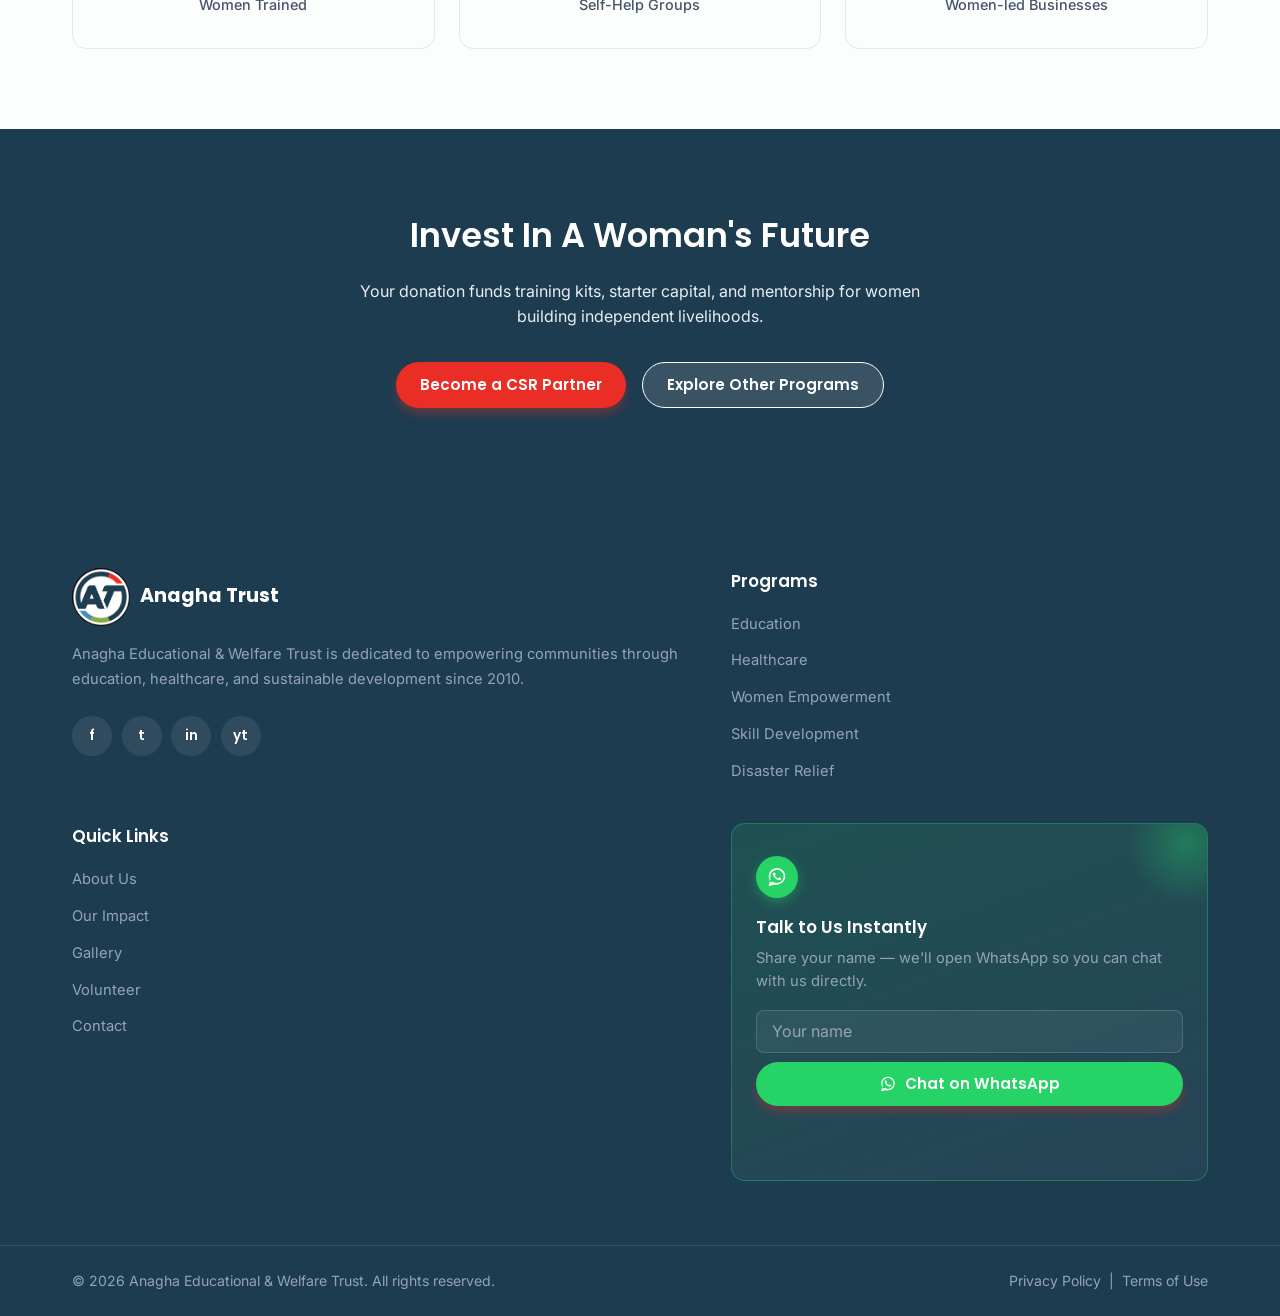
<file: women-empowerment.html>
<!doctype html>
<html lang="en">
  <head>
  <link rel="apple-touch-icon" href="images/favicon.png">
    <meta charset="UTF-8" />
    <meta name="viewport" content="width=device-width, initial-scale=1.0" />
    <meta
      name="description"
      content="Anagha Trust's Women Empowerment program offers vocational training, micro-finance, and entrepreneurship support for women."
    />
    <title>Women Empowerment — Anagha Educational &amp; Welfare Trust</title>

    <link rel="preconnect" href="https://fonts.googleapis.com" />
    <link rel="icon" type="image/png" href="images/favicon.png" />
    <link rel="preconnect" href="https://fonts.gstatic.com" crossorigin />
    <link
      href="https://fonts.googleapis.com/css2?family=Inter:wght@400;500;600&family=Poppins:wght@500;600;700&display=swap"
      rel="stylesheet"
    />

    <link rel="stylesheet" href="style.css" />
    <style>
      /* Offset for the fixed header, since this page's first section isn't
         a full-height hero like the homepage. */
      .prog-hero {
        padding-top: calc(var(--header-h) + var(--space-6));
        padding-bottom: var(--space-10);
        background: var(--bg);
      }
      .prog-breadcrumb {
        display: block;
        margin-bottom: var(--space-3);
        font-size: 0.9rem;
        color: var(--gray-600);
      }
      .prog-breadcrumb a {
        color: inherit;
        text-decoration: underline;
      }
      .prog-hero__grid {
        display: grid;
        grid-template-columns: 1.1fr 1fr;
        gap: var(--space-8);
        align-items: center;
      }
      .prog-hero__media {
        position: relative;
      }
      .prog-hero__media img {
        width: 100%;
        height: 420px;
        object-fit: cover;
        border-radius: var(--radius-lg);
        box-shadow: var(--shadow-lg);
      }
      .prog-hero__icon {
        font-size: 2rem;
        margin-bottom: var(--space-2);
      }
      .prog-hero__text {
        color: var(--gray-600);
        margin: var(--space-3) 0 var(--space-4);
      }
      .prog-hero__buttons {
        display: flex;
        gap: var(--space-2);
        flex-wrap: wrap;
      }

      .prog-highlights {
        padding: var(--space-10) 0;
        background: var(--card);
      }
      .prog-highlights__grid {
        display: grid;
        grid-template-columns: repeat(3, 1fr);
        gap: var(--space-3);
        margin-top: var(--space-4);
      }

      .prog-stats {
        padding: var(--space-10) 0;
        background: var(--bg);
      }
      .prog-stats__grid {
        display: grid;
        grid-template-columns: repeat(3, 1fr);
        gap: var(--space-3);
        margin-top: var(--space-4);
      }

      .prog-cta {
        padding: var(--space-10) 0;
        background: var(--primary);
        color: #fff;
        text-align: center;
      }
      .prog-cta h2 {
        font-family: var(--font-heading);
        font-weight: 600;
        font-size: clamp(1.5rem, 3vw, 2.1rem);
        margin-bottom: var(--space-2);
      }
      .prog-cta p {
        color: var(--primary-50);
        max-width: 620px;
        margin: 0 auto var(--space-4);
      }
      .prog-cta__buttons {
        display: flex;
        gap: var(--space-2);
        justify-content: center;
        flex-wrap: wrap;
      }

      @media (max-width: 860px) {
        .prog-hero__grid {
          grid-template-columns: 1fr;
        }
        .prog-hero__media img {
          height: 280px;
        }
        .prog-highlights__grid {
          grid-template-columns: 1fr;
        }
        .prog-stats__grid {
          grid-template-columns: repeat(2, 1fr);
        }
      }
    </style>
  </head>
  <body>
    <header class="header" id="header">
      <nav class="nav container" aria-label="Primary navigation">
        <a
          href="index.html#home"
          class="nav__logo"
          aria-label="Anagha Educational and Welfare Trust home"
        >
          <span class="nav__logo-mark"></span>
          <span class="nav__logo-text">
            <span class="nav__logo-title">Anagha</span>
            <span class="nav__logo-sub">Educational &amp; Welfare Trust</span>
          </span>
        </a>

        <ul class="nav__menu" id="navMenu">
          <li><a href="index.html#home" class="nav__link">Home</a></li>
          <li><a href="index.html#about" class="nav__link">About</a></li>
          <li><a href="index.html#programs" class="nav__link">Programs</a></li>
          <li><a href="index.html#impact" class="nav__link">Impact</a></li>
          <li><a href="index.html#contact" class="nav__link">Contact</a></li>
          <li class="nav__cta-mobile">
            <a href="mailto:info@anagha-trust.org" class="btn btn--accent btn--block">Contact Us</a>
          </li>
        </ul>

        <div class="nav__actions">
          <a href="mailto:info@anagha-trust.org" class="btn btn--accent nav__donate"
            >Contact Us</a
          >
          <button
            class="nav__toggle"
            id="navToggle"
            aria-label="Toggle navigation menu"
            aria-expanded="false"
            aria-controls="navMenu"
          >
            <span></span><span></span><span></span>
          </button>
        </div>
      </nav>
    </header>

    <!-- ============ PROGRAM HERO ============ -->
    <section class="prog-hero" id="women-empowerment" aria-label="Women Empowerment program overview">
      <div class="container">
        <span class="prog-breadcrumb">
          <a href="index.html">Home</a> &nbsp;/&nbsp;
          <a href="index.html#programs">Programs</a> &nbsp;/&nbsp; Women Empowerment
        </span>

        <div class="prog-hero__grid">
          <div class="prog-hero__body">
            <p class="section-head__eyebrow">Program · Empowerment</p>
            <div class="prog-hero__icon" aria-hidden="true">&#128105;</div>
            <h1 class="section-head__title">Women Empowerment</h1>
            <p class="prog-hero__text">When a woman gains a livelihood, her whole family rises with her. Our Women Empowerment program equips women with vocational training, access to micro-finance, and hands-on mentorship to start and grow their own small businesses.</p>
            <div class="prog-hero__buttons">
              <a href="index.html#contact" class="btn btn--accent">Become a CSR Partner</a>
              <a href="index.html#contact" class="btn btn--ghost">Get In Touch</a>
            </div>
          </div>

          <div class="prog-hero__media">
            <img
              src="images/hero/hero-women.png"
              alt="Women participating in an Anagha Trust skills training session"
              loading="lazy"
            />
            <div class="about__badge">
              <span class="about__badge-num">4,800+</span>
              <span class="about__badge-text">Women Empowered</span>
            </div>
          </div>
        </div>
      </div>
    </section>

    <!-- ============ WHAT WE DO ============ -->
    <section class="prog-highlights" aria-label="Women Empowerment highlights">
      <div class="container">
        <div class="section-head">
          <p class="section-head__eyebrow">How We Help</p>
          <h2 class="section-head__title">Skills, Capital &amp; Confidence</h2>
          <p class="section-head__text">We support women at every step, from learning a trade to running a self-sustaining business.</p>
        </div>

        <div class="prog-highlights__grid">
          <div class="feature-card">
            <div class="feature-card__icon" aria-hidden="true">&#129504;</div>
            <h3>Vocational Training</h3>
            <p>Practical training in tailoring, handicrafts, and other income-generating skills.</p>
          </div>
          <div class="feature-card">
            <div class="feature-card__icon" aria-hidden="true">&#128176;</div>
            <h3>Micro-Finance &amp; SHGs</h3>
            <p>Access to savings groups and small loans through community self-help groups.</p>
          </div>
          <div class="feature-card">
            <div class="feature-card__icon" aria-hidden="true">&#128200;</div>
            <h3>Entrepreneurship Mentorship</h3>
            <p>One-on-one mentorship to help women plan, launch, and grow small businesses.</p>
          </div>
        </div>
      </div>
    </section>

    <!-- ============ PROGRAM IMPACT ============ -->
    <section class="prog-stats" aria-label="Women Empowerment impact in numbers">
      <div class="container">
        <div class="section-head">
          <p class="section-head__eyebrow">Our Impact</p>
          <h2 class="section-head__title">Women Leading Their Own Futures</h2>
        </div>

        <div class="prog-stats__grid">
          <div class="impact__card">
            <div class="impact__number">4,800+</div>
            <p class="impact__label">Women Trained</p>
          </div>
          <div class="impact__card">
            <div class="impact__number">600+</div>
            <p class="impact__label">Self-Help Groups</p>
          </div>
          <div class="impact__card">
            <div class="impact__number">1,200+</div>
            <p class="impact__label">Women-led Businesses</p>
          </div>
        </div>
      </div>
    </section>

    <!-- ============ CTA ============ -->
    <section class="prog-cta" aria-label="Support Women Empowerment">
      <div class="container">
        <h2>Invest In A Woman's Future</h2>
        <p>Your donation funds training kits, starter capital, and mentorship for women building independent livelihoods.</p>
        <div class="prog-cta__buttons">
          <a href="index.html#contact" class="btn btn--accent">Become a CSR Partner</a>
          <a href="index.html#programs" class="btn btn--ghost" style="border-color:#fff;color:#fff;">Explore Other Programs</a>
        </div>
      </div>
    </section>
    <!-- ============ FOOTER ============ -->
    <footer class="footer" aria-label="Site footer">
      <div class="container footer__grid">
        <div class="footer__col footer__col--about">
          <a href="index.html#home" class="footer__logo">
            <span class="nav__logo-mark"></span>
            <span>Anagha Trust</span>
          </a>
          <p class="footer__about">
            Anagha Educational &amp; Welfare Trust is dedicated to empowering
            communities through education, healthcare, and sustainable
            development since 2010.
          </p>
          <div class="footer__social">
            <a href="#" aria-label="Facebook" class="footer__social-link">f</a>
            <a href="#" aria-label="Twitter" class="footer__social-link">t</a>
            <a href="#" aria-label="Instagram" class="footer__social-link"
              >in</a
            >
            <a href="#" aria-label="YouTube" class="footer__social-link">yt</a>
          </div>
        </div>

        <div class="footer__col">
          <h4 class="footer__heading">Programs</h4>
          <ul>
            <li><a href="education.html">Education</a></li>
            <li><a href="healthcare.html">Healthcare</a></li>
            <li><a href="women-empowerment.html">Women Empowerment</a></li>
            <li><a href="skill-development.html">Skill Development</a></li>
            <li><a href="disaster-relief.html">Disaster Relief</a></li>
          </ul>
        </div>

        <div class="footer__col">
          <h4 class="footer__heading">Quick Links</h4>
          <ul>
            <li><a href="index.html#about">About Us</a></li>
            <li><a href="index.html#impact">Our Impact</a></li>
            <li><a href="index.html#gallery">Gallery</a></li>
            <li><a href="index.html#volunteer">Volunteer</a></li>
            <li><a href="index.html#contact">Contact</a></li>
          </ul>
        </div>

        <div class="footer__col footer__col--newsletter">
          <div class="wa-subscribe">
            <div class="wa-subscribe__icon">
              <svg
                viewBox="0 0 32 32"
                xmlns="http://www.w3.org/2000/svg"
                width="22"
                height="22"
                fill="#ffffff"
              >
                <path
                  d="M16.004 3C9.376 3 4 8.373 4 15c0 2.276.633 4.402 1.732 6.216L4 29l7.98-1.688A11.93 11.93 0 0 0 16.004 27C22.63 27 28 21.627 28 15S22.63 3 16.004 3zm0 21.7c-1.95 0-3.77-.55-5.318-1.5l-.382-.227-4.73 1.001 1.02-4.6-.25-.395A9.66 9.66 0 0 1 6.3 15c0-5.35 4.353-9.7 9.704-9.7 5.35 0 9.7 4.35 9.7 9.7 0 5.352-4.35 9.7-9.7 9.7zm5.34-7.26c-.293-.147-1.734-.856-2.003-.954-.268-.098-.464-.147-.66.147-.196.293-.757.953-.928 1.15-.17.196-.34.22-.634.073-.293-.147-1.237-.456-2.356-1.454-.87-.776-1.458-1.735-1.629-2.028-.17-.293-.018-.451.128-.598.132-.131.293-.34.44-.51.146-.17.195-.293.293-.488.098-.196.049-.367-.024-.514-.073-.147-.66-1.59-.904-2.178-.238-.573-.48-.495-.66-.504-.17-.008-.366-.01-.562-.01-.196 0-.514.073-.783.367-.269.293-1.027 1.004-1.027 2.448 0 1.444 1.052 2.84 1.198 3.036.146.196 2.07 3.16 5.017 4.432.701.303 1.248.484 1.675.62.704.224 1.344.192 1.85.117.564-.084 1.734-.709 1.979-1.393.244-.684.244-1.27.171-1.393-.073-.122-.269-.196-.562-.343z"
                />
              </svg>
            </div>
            <h4 class="footer__heading">Talk to Us Instantly</h4>
            <p>
              Share your name — we'll open WhatsApp so you can chat with us
              directly.
            </p>
            <form class="wa-subscribe__form" id="newsletterForm" novalidate>
              <input
                type="text"
                name="name"
                id="waName"
                placeholder="Your name"
                aria-label="Your name"
                required
              />
              <button type="submit" class="btn btn--accent wa-subscribe__btn">
                <svg
                  viewBox="0 0 32 32"
                  xmlns="http://www.w3.org/2000/svg"
                  width="18"
                  height="18"
                  fill="currentColor"
                >
                  <path
                    d="M16.004 3C9.376 3 4 8.373 4 15c0 2.276.633 4.402 1.732 6.216L4 29l7.98-1.688A11.93 11.93 0 0 0 16.004 27C22.63 27 28 21.627 28 15S22.63 3 16.004 3zm0 21.7c-1.95 0-3.77-.55-5.318-1.5l-.382-.227-4.73 1.001 1.02-4.6-.25-.395A9.66 9.66 0 0 1 6.3 15c0-5.35 4.353-9.7 9.704-9.7 5.35 0 9.7 4.35 9.7 9.7 0 5.352-4.35 9.7-9.7 9.7zm5.34-7.26c-.293-.147-1.734-.856-2.003-.954-.268-.098-.464-.147-.66.147-.196.293-.757.953-.928 1.15-.17.196-.34.22-.634.073-.293-.147-1.237-.456-2.356-1.454-.87-.776-1.458-1.735-1.629-2.028-.17-.293-.018-.451.128-.598.132-.131.293-.34.44-.51.146-.17.195-.293.293-.488.098-.196.049-.367-.024-.514-.073-.147-.66-1.59-.904-2.178-.238-.573-.48-.495-.66-.504-.17-.008-.366-.01-.562-.01-.196 0-.514.073-.783.367-.269.293-1.027 1.004-1.027 2.448 0 1.444 1.052 2.84 1.198 3.036.146.196 2.07 3.16 5.017 4.432.701.303 1.248.484 1.675.62.704.224 1.344.192 1.85.117.564-.084 1.734-.709 1.979-1.393.244-.684.244-1.27.171-1.393-.073-.122-.269-.196-.562-.343z"
                  />
                </svg>
                Chat on WhatsApp
              </button>
            </form>
            <p class="form-message" id="newsletterMessage" role="status"></p>
          </div>
        </div>
      </div>

      <div class="footer__bottom">
        <div class="container footer__bottom-inner">
          <p>
            &copy; <span id="year"></span> Anagha Educational &amp; Welfare
            Trust. All rights reserved.
          </p>
          <p>
            <a href="#">Privacy Policy</a> &nbsp;|&nbsp;
            <a href="#">Terms of Use</a>
          </p>
        </div>
      </div>
    </footer>

    <!-- ============ BACK TO TOP ============ -->
    <button class="back-to-top" id="backToTop" aria-label="Back to top">
      &#8593;
    </button>

    <!-- ============ WHATSAPP FLOATING ICON ============ -->
    <a
      href="https://wa.me/919008762525?text=Hello%2C%20I%20would%20like%20to%20know%20more%20details%20about%20the%20trust"
      class="whatsapp-float"
      target="_blank"
      rel="noopener noreferrer"
      aria-label="Chat with us on WhatsApp"
    >
      <svg
        viewBox="0 0 32 32"
        xmlns="http://www.w3.org/2000/svg"
        width="32"
        height="32"
        fill="#ffffff"
      >
        <path
          d="M16.004 3C9.376 3 4 8.373 4 15c0 2.276.633 4.402 1.732 6.216L4 29l7.98-1.688A11.93 11.93 0 0 0 16.004 27C22.63 27 28 21.627 28 15S22.63 3 16.004 3zm0 21.7c-1.95 0-3.77-.55-5.318-1.5l-.382-.227-4.73 1.001 1.02-4.6-.25-.395A9.66 9.66 0 0 1 6.3 15c0-5.35 4.353-9.7 9.704-9.7 5.35 0 9.7 4.35 9.7 9.7 0 5.352-4.35 9.7-9.7 9.7zm5.34-7.26c-.293-.147-1.734-.856-2.003-.954-.268-.098-.464-.147-.66.147-.196.293-.757.953-.928 1.15-.17.196-.34.22-.634.073-.293-.147-1.237-.456-2.356-1.454-.87-.776-1.458-1.735-1.629-2.028-.17-.293-.018-.451.128-.598.132-.131.293-.34.44-.51.146-.17.195-.293.293-.488.098-.196.049-.367-.024-.514-.073-.147-.66-1.59-.904-2.178-.238-.573-.48-.495-.66-.504-.17-.008-.366-.01-.562-.01-.196 0-.514.073-.783.367-.269.293-1.027 1.004-1.027 2.448 0 1.444 1.052 2.84 1.198 3.036.146.196 2.07 3.16 5.017 4.432.701.303 1.248.484 1.675.62.704.224 1.344.192 1.85.117.564-.084 1.734-.709 1.979-1.393.244-.684.244-1.27.171-1.393-.073-.122-.269-.196-.562-.343z"
        />
      </svg>
    </a>

    <script type="module" src="script.js"></script>
  </body>
</html>
</file>
<file: style.css>
/* ============================================================
   ANAGHA EDUCATIONAL & WELFARE TRUST — STYLESHEET
   Pure CSS3. Organized by section for easy editing.
   ============================================================ */

/* ---------- 1. DESIGN TOKENS ---------- */
:root {
  /* Color palette */
  --primary: #1e3c50;
  --secondary: #4d8db4;
  --accent: #eb2e25;
  --bg: #fcfdfd;
  --card: #ffffff;
  --text: #1e3c50;
  --border: #e5e7eb;
  --success: #85aa3d;

  /* Neutral ramps */
  --primary-700: #2a4352;
  --primary-50: #e8eef2;
  --secondary-50: #e8f2f8;
  --accent-600: #c92520;
  --accent-50: #fdeeee;
  --success-50: #f0f5e8;

  --gray-50: #fcfdfd;
  --gray-100: #f1f5f9;
  --gray-200: #e5e7eb;
  --gray-300: #cbd5e1;
  --gray-500: #64748b;
  --gray-600: #475569;
  --gray-700: #2a4352;
  --gray-900: #1e3c50;

  /* Typography */
  --font-heading: "Poppins", sans-serif;
  --font-body: "Inter", sans-serif;

  /* Spacing (8px system) */
  --space-1: 0.5rem;
  --space-2: 1rem;
  --space-3: 1.5rem;
  --space-4: 2rem;
  --space-5: 2.5rem;
  --space-6: 3rem;
  --space-8: 4rem;
  --space-10: 5rem;
  --space-12: 6rem;

  /* Radius */
  --radius-sm: 8px;
  --radius: 14px;
  --radius-lg: 22px;
  --radius-full: 999px;

  /* Shadows */
  --shadow-sm:
    0 1px 3px rgba(30, 60, 80, 0.06), 0 1px 2px rgba(30, 60, 80, 0.04);
  --shadow: 0 4px 16px rgba(30, 60, 80, 0.08);
  --shadow-lg: 0 18px 50px rgba(30, 60, 80, 0.14);

  /* Layout */
  --container: 1200px;
  --header-h: 80px;
  --transition: 0.3s ease;
}

/* ---------- 2. RESET & BASE ---------- */
*,
*::before,
*::after {
  margin: 0;
  padding: 0;
  box-sizing: border-box;
}

html {
  scroll-behavior: smooth;
  scroll-padding-top: var(--header-h);
}

body {
  font-family: var(--font-body);
  color: var(--text);
  background: var(--bg);
  line-height: 1.6;
  -webkit-font-smoothing: antialiased;
  overflow-x: hidden;
}

img {
  max-width: 100%;
  display: block;
}

a {
  color: inherit;
  text-decoration: none;
}

ul {
  list-style: none;
}

button {
  font-family: inherit;
  cursor: pointer;
  border: none;
  background: none;
}

input,
textarea {
  font-family: inherit;
  font-size: 1rem;
}

/* ---------- 3. LAYOUT HELPERS ---------- */
.container {
  width: 100%;
  max-width: var(--container);
  margin-inline: auto;
  padding-inline: var(--space-4);
}

.section-head {
  text-align: center;
  max-width: 720px;
  margin: 0 auto var(--space-8);
}

.section-head__eyebrow {
  display: inline-block;
  font-family: var(--font-heading);
  font-weight: 600;
  font-size: 1.25rem;
  letter-spacing: 0.12em;
  text-transform: uppercase;
  color: var(--accent);
  margin-bottom: var(--space-1);
}

.section-head__eyebrow--light {
  color: #f5a8a5;
}

.section-head__title {
  font-family: var(--font-heading);
  font-weight: 700;
  font-size: clamp(1.7rem, 4vw, 2.4rem);
  line-height: 1.2;
  color: var(--primary);
  margin-bottom: var(--space-2);
}

.section-head__text {
  color: var(--gray-600);
  font-size: 1.05rem;
}

/* ---------- 4. BUTTONS ---------- */
.btn {
  display: inline-flex;
  align-items: center;
  justify-content: center;
  gap: 0.5rem;
  font-family: var(--font-heading);
  font-weight: 600;
  font-size: 0.95rem;
  padding: 0.7rem 1.5rem;
  border-radius: var(--radius-full);
  transition:
    transform var(--transition),
    box-shadow var(--transition),
    background var(--transition),
    color var(--transition);
  white-space: nowrap;
  line-height: 1.4;
}

.btn--lg {
  padding: 0.9rem 2rem;
  font-size: 1.05rem;
}

.btn--block {
  width: 100%;
}

.btn--accent {
  background: var(--accent);
  color: #fff;
  box-shadow: 0 6px 9px rgba(235, 46, 37, 0.32);
}
.btn--accent:hover {
  background: var(--success);
  transform: translateY(-2px);
  box-shadow: 0 7px 16px rgba(235, 46, 37, 0.4);
}

.btn--primary {
  background: var(--primary);
  color: #fff;
  box-shadow: 0 6px 18px rgba(30, 60, 80, 0.28);
}
.btn--primary:hover {
  background: var(--primary-700);
  transform: translateY(-2px);
}

.btn--ghost {
  background: rgba(255, 255, 255, 0.12);
  color: #fff;
  border: 1.5px solid rgba(255, 255, 255, 0.7);
  backdrop-filter: blur(4px);
}
.btn--ghost:hover {
  background: rgba(255, 255, 255, 0.22);
  transform: translateY(-2px);
}

/* ---------- 5. HEADER / NAV ---------- */
.header {
  position: fixed;
  top: 0;
  left: 0;
  width: 100%;
  height: var(--header-h);
  background: rgba(252, 253, 253, 0.95);
  backdrop-filter: blur(10px);
  border-bottom: 1px solid transparent;
  z-index: 1000;
  transition:
    box-shadow var(--transition),
    border-color var(--transition),
    background var(--transition);
}

.header.scrolled {
  box-shadow: var(--shadow);
  border-color: var(--border);
}

.nav {
  display: flex;
  align-items: center;
  justify-content: space-between;
  height: 100%;
}

.nav__logo {
  display: flex;
  align-items: center;
  gap: 0.65rem;
}

.nav__logo-mark {
  width: 58px;
  height: 58px;
  flex-shrink: 0;
  border-radius: 50%;

  background-image: url("images/logo.png");
  background-size: contain;
  background-repeat: no-repeat;
  background-position: center;
}

.nav__logo-text {
  display: flex;
  flex-direction: column;
  line-height: 1.15;
}

.nav__logo-title {
  font-family: var(--font-heading);
  font-weight: 700;
  font-size: 1.15rem;
  color: var(--primary);
}

.nav__logo-sub {
  font-size: 0.7rem;
  color: var(--gray-500);
  font-weight: 500;
  letter-spacing: 0.02em;
}

.nav__menu {
  display: flex;
  align-items: center;
  gap: 0.3rem;
}

.nav__link {
  font-family: var(--font-heading);
  font-weight: 500;
  font-size: 0.95rem;
  color: var(--gray-700);
  padding: 0.5rem 0.85rem;
  border-radius: var(--radius-sm);
  transition:
    color var(--transition),
    background var(--transition);
  position: relative;
}

.nav__link:hover,
.nav__link.active {
  color: var(--primary);
  background: var(--primary-50);
}

.nav__actions {
  display: flex;
  align-items: center;
  gap: 0.75rem;
}

.nav__donate {
  padding: 0.6rem 1.3rem;
}

.nav__toggle {
  display: none;
  flex-direction: column;
  justify-content: center;
  gap: 5px;
  width: 44px;
  height: 44px;
  border-radius: var(--radius-sm);
}

.nav__toggle span {
  display: block;
  width: 24px;
  height: 2.5px;
  background: var(--primary);
  border-radius: 2px;
  transition:
    transform var(--transition),
    opacity var(--transition);
  margin: 0 auto;
}

.nav__toggle.open span:nth-child(1) {
  transform: translateY(7.5px) rotate(45deg);
}
.nav__toggle.open span:nth-child(2) {
  opacity: 0;
}
.nav__toggle.open span:nth-child(3) {
  transform: translateY(-7.5px) rotate(-45deg);
}

.nav__cta-mobile {
  display: none;
}

/* ---------- 6. HERO SLIDER ---------- */
.hero {
  position: relative;
  margin-top: 0;
}

.hero__slider {
  position: relative;
  width: 100%;
  height: 100vh;
  min-height: 560px;
  overflow: hidden;
}

.hero__slide {
  position: absolute;
  inset: 0;
  background-size: cover;
  background-position: center;
  opacity: 0;
  transition: opacity 0.9s ease;
  display: flex;
  align-items: center;
}

.hero__slide.active {
  opacity: 1;
  z-index: 1;
}

.hero__overlay {
  position: absolute;
  inset: 0;
  background: linear-gradient(
    100deg,
    rgba(30, 60, 80, 0.85) 0%,
    rgba(42, 67, 82, 0.6) 60%,
    rgba(77, 141, 180, 0.35) 100%
  );
}

.hero__content {
  position: relative;
  z-index: 2;
  color: #fff;
  max-width: 760px;
  padding-top: var(--header-h);
}

.hero__eyebrow {
  display: inline-block;
  font-family: var(--font-heading);
  font-weight: 600;
  font-size: 0.9rem;
  letter-spacing: 0.1em;
  text-transform: uppercase;
  color: var(--accent);
  background: rgba(235, 46, 37, 0.15);
  padding: 0.4rem 1rem;
  border-radius: var(--radius-full);
  margin-bottom: var(--space-2);
}

.hero__title {
  font-family: var(--font-heading);
  font-weight: 700;
  font-size: clamp(2.2rem, 5.5vw, 4rem);
  line-height: 1.1;
  margin-bottom: var(--space-2);
  text-shadow: 0 2px 20px rgba(0, 0, 0, 0.3);
}

.hero__text {
  font-size: clamp(1rem, 2vw, 1.25rem);
  max-width: 560px;
  margin-bottom: var(--space-4);
  color: rgba(255, 255, 255, 0.92);
}

.hero__buttons {
  display: flex;
  flex-wrap: wrap;
  gap: var(--space-2);
}

.hero__arrow {
  position: absolute;
  top: 50%;
  transform: translateY(-50%);
  z-index: 3;
  width: 52px;
  height: 52px;
  border-radius: 50%;
  background: rgba(255, 255, 255, 0.15);
  color: #fff;
  font-size: 1.4rem;
  border: 1.5px solid rgba(255, 255, 255, 0.4);
  backdrop-filter: blur(6px);
  transition:
    background var(--transition),
    transform var(--transition);
  display: grid;
  place-items: center;
}
.hero__arrow:hover {
  background: rgba(255, 255, 255, 0.3);
  transform: translateY(-50%) scale(1.08);
}
.hero__arrow--prev {
  left: var(--space-4);
}
.hero__arrow--next {
  right: var(--space-4);
}

.hero__dots {
  position: absolute;
  bottom: var(--space-5);
  left: 50%;
  transform: translateX(-50%);
  z-index: 3;
  display: flex;
  gap: 0.6rem;
}

.hero__dot {
  width: 12px;
  height: 12px;
  border-radius: 50%;
  background: rgba(255, 255, 255, 0.45);
  cursor: pointer;
  transition:
    background var(--transition),
    transform var(--transition);
}
.hero__dot.active {
  background: var(--accent);
  transform: scale(1.3);
}

/* ---------- 7. IMPACT COUNTERS ---------- */
.impact {
  padding: var(--space-12) 0;
  background: var(--card);
}

.impact__grid {
  display: grid;
  grid-template-columns: repeat(5, 1fr);
  gap: var(--space-3);
}

.impact__card {
  text-align: center;
  padding: var(--space-4) var(--space-2);
  border-radius: var(--radius);
  background: var(--bg);
  border: 1px solid var(--border);
  transition:
    transform var(--transition),
    box-shadow var(--transition);
}
.impact__card:hover {
  transform: translateY(-6px);
  box-shadow: var(--shadow);
}

.impact__icon {
  font-size: 2.2rem;
  margin-bottom: var(--space-1);
}

.impact__number {
  font-family: var(--font-heading);
  font-weight: 700;
  font-size: clamp(1.6rem, 3vw, 2.2rem);
  color: var(--primary);
  line-height: 1;
}

.impact__label {
  margin-top: 0.4rem;
  font-size: 0.9rem;
  color: var(--gray-600);
  font-weight: 500;
}

/* ---------- 8. ABOUT ---------- */
.about {
  padding: var(--space-12) 0;
  background: var(--bg);
}

.about__grid {
  display: grid;
  grid-template-columns: 1fr 1.3fr;
  gap: var(--space-8);
  align-items: center;
}

.about__media {
  position: relative;
}
.about__media img {
  width: 100%;
  height: 520px;
  object-fit: cover;
  border-radius: var(--radius-lg);
  box-shadow: var(--shadow-lg);
}

.about__badge {
  position: absolute;
  bottom: -22px;
  right: -16px;
  background: var(--accent);
  color: #fff;
  border-radius: var(--radius);
  padding: var(--space-2) var(--space-3);
  text-align: center;
  box-shadow: var(--shadow-lg);
}
.about__badge-num {
  display: block;
  font-family: var(--font-heading);
  font-weight: 700;
  font-size: 1.8rem;
  line-height: 1;
}
.about__badge-text {
  font-size: 0.78rem;
  font-weight: 500;
}

.about__title {
  margin-bottom: var(--space-3);
}

.about__text {
  color: var(--gray-600);
  margin-bottom: var(--space-4);
}

.about__mvv {
  display: grid;
  gap: var(--space-2);
  margin-bottom: var(--space-4);
}

.about__mvv-item {
  padding-left: var(--space-3);
  border-left: 3px solid var(--accent);
}
.about__mvv-title {
  font-family: var(--font-heading);
  font-weight: 600;
  font-size: 1.05rem;
  color: var(--primary);
  margin-bottom: 0.2rem;
}
.about__mvv-item p {
  color: var(--gray-600);
  font-size: 0.95rem;
}

.about__features {
  display: grid;
  grid-template-columns: repeat(3, 1fr);
  gap: var(--space-3);
}

.feature-card {
  padding: var(--space-4) var(--space-3);
  border-radius: var(--radius-lg);
  background: var(--card);
  border: 1px solid var(--border);
  border-top: 4px solid var(--secondary);
  text-align: left;
  position: relative;
  box-shadow: var(--shadow-sm);
  transition:
    transform var(--transition),
    box-shadow var(--transition),
    border-color var(--transition);
}
.feature-card:hover {
  transform: translateY(-8px);
  box-shadow: var(--shadow-lg);
  border-top-color: var(--accent);
}
.feature-card:nth-child(2) {
  border-top-color: var(--accent);
}
.feature-card:nth-child(2):hover {
  border-top-color: var(--secondary);
}
.feature-card:nth-child(3) {
  border-top-color: var(--success);
}
.feature-card__icon {
  width: 64px;
  height: 64px;
  display: grid;
  place-items: center;
  border-radius: 50%;
  background: var(--secondary-50);
  font-size: 1.9rem;
  margin-bottom: var(--space-2);
  transition: transform var(--transition);
}
.feature-card:nth-child(2) .feature-card__icon {
  background: var(--accent-50);
}
.feature-card:nth-child(3) .feature-card__icon {
  background: var(--success-50);
}
.feature-card:hover .feature-card__icon {
  transform: scale(1.1) rotate(-4deg);
}
.feature-card h3 {
  font-family: var(--font-heading);
  font-weight: 600;
  font-size: 1.15rem;
  color: var(--primary);
  margin-bottom: 0.5rem;
}
.feature-card p {
  font-size: 0.92rem;
  line-height: 1.6;
  color: var(--gray-600);
}

/* ---------- 9. PROGRAMS ---------- */
.programs {
  padding: var(--space-12) 0;
  background: var(--card);
}

.programs__grid {
  display: grid;
  grid-template-columns: repeat(3, 1fr);
  gap: var(--space-4);
}

/* Interactive category filters */
.programs__filters {
  display: flex;
  flex-wrap: wrap;
  justify-content: center;
  gap: 0.6rem;
  margin: 0 auto var(--space-1);
  max-width: 900px;
}

.programs__filter {
  font-family: var(--font-heading);
  font-weight: 600;
  font-size: 0.88rem;
  padding: 0.55rem 1.15rem;
  border-radius: var(--radius-full);
  border: 1.5px solid var(--border);
  background: var(--card);
  color: var(--gray-600);
  cursor: pointer;
  transition:
    background var(--transition),
    color var(--transition),
    border-color var(--transition),
    transform var(--transition);
}
.programs__filter:hover {
  border-color: var(--accent);
  color: var(--accent);
  transform: translateY(-2px);
}
.programs__filter.is-active {
  background: var(--accent);
  border-color: var(--accent);
  color: #fff;
  box-shadow: 0 6px 16px rgba(235, 46, 37, 0.28);
}

.programs__count {
  text-align: center;
  font-size: 0.85rem;
  color: var(--gray-500);
  margin-bottom: var(--space-4);
}

.program-card {
  background: var(--card);
  border: 1px solid var(--border);
  border-radius: var(--radius-lg);
  overflow: hidden;
  cursor: pointer;
  transition:
    transform var(--transition),
    box-shadow var(--transition),
    border-color var(--transition),
    opacity var(--transition);
}
.program-card.is-hidden {
  display: none;
}
.program-card:hover {
  transform: translateY(-10px) scale(1.015);
  box-shadow: var(--shadow-lg);
  border-color: var(--accent);
}

.program-card__media {
  height: 240px;
  overflow: hidden;
}
.program-card__media img {
  width: 100%;
  height: 100%;
  object-fit: cover;
  transition: transform 0.5s ease;
}
.program-card:hover .program-card__media img {
  transform: scale(1.08);
}

.program-card__body {
  padding: var(--space-4);
}

.program-card__icon {
  width: 56px;
  height: 56px;
  display: grid;
  place-items: center;
  border-radius: 14px;
  background: var(--primary-50);
  font-size: 1.6rem;
  margin-top: -64px;
  margin-bottom: var(--space-2);
  position: relative;
  border: 3px solid var(--card);
  transition:
    transform var(--transition),
    background var(--transition);
}
.program-card:hover .program-card__icon {
  transform: scale(1.08);
  background: var(--accent);
}

.program-card__title {
  font-family: var(--font-heading);
  font-weight: 600;
  font-size: 1.3rem;
  color: var(--primary);
  margin-bottom: 0.5rem;
}

.program-card__text {
  font-size: 0.95rem;
  color: var(--gray-600);
  margin-bottom: var(--space-3);
}

.program-card__link {
  font-family: var(--font-heading);
  font-weight: 600;
  font-size: 0.9rem;
  color: var(--accent);
  transition: gap var(--transition);
}
.program-card__link:hover {
  color: var(--accent-600);
}

/* ---------- 10. DONATION CAMPAIGN ---------- */
.campaign {
  padding: var(--space-12) 0;
  background: var(--bg);
}

/* Interactive campaign tabs */
.campaign-tabs {
  display: grid;
  grid-template-columns: repeat(2, 1fr);
  gap: 1.1rem;
  margin-bottom: var(--space-4);
  max-width: 620px;
  margin-left: auto;
  margin-right: auto;
}

.campaign-tab {
  display: inline-flex;
  align-items: center;
  justify-content: center;
  gap: 0.5rem;
  font-family: var(--font-heading);
  font-weight: 600;
  font-size: 0.92rem;
  padding: 0.7rem 1.25rem;
  border-radius: var(--radius-full);
  border: 1.5px solid var(--border);
  background: var(--card);
  color: var(--primary);
  cursor: pointer;
  width: 100%;
  transition:
    background var(--transition),
    color var(--transition),
    border-color var(--transition),
    transform var(--transition),
    box-shadow var(--transition);
}
.campaign-tab__icon {
  font-size: 1.05rem;
}
.campaign-tab:hover {
  transform: translateY(-2px);
  border-color: var(--accent);
}
.campaign-tab.is-active {
  background: var(--primary);
  border-color: var(--primary);
  color: #fff;
  box-shadow: var(--shadow);
}

.campaign__panels {
  position: relative;
  /* top: 20px; */
}

.campaign__panel {
  animation: campaignFadeIn 0.45s ease;
}

@keyframes campaignFadeIn {
  from {
    opacity: 0;
    transform: translateY(10px);
  }
  to {
    opacity: 1;
    transform: translateY(0);
  }
}

.campaign__card {
  display: grid;
  grid-template-columns: 1fr 1.2fr;
  background: var(--card);
  border-radius: var(--radius-lg);
  overflow: hidden;
  box-shadow: var(--shadow-lg);
}

.campaign__media {
  min-height: 360px;
}
.campaign__media img {
  width: 100%;
  height: 100%;
  object-fit: cover;
}

.campaign__body {
  padding: var(--space-6);
  display: flex;
  flex-direction: column;
  justify-content: center;
}

.campaign__title {
  font-family: var(--font-heading);
  font-weight: 700;
  font-size: clamp(1.6rem, 3vw, 2.1rem);
  color: var(--primary);
  margin-bottom: var(--space-2);
}

.campaign__text {
  color: var(--gray-600);
  margin-bottom: var(--space-4);
}

.campaign__progress {
  margin-bottom: var(--space-4);
}
.campaign__progress-bar {
  height: 14px;
  background: var(--gray-200);
  border-radius: var(--radius-full);
  overflow: hidden;
  margin-bottom: var(--space-1);
}
.campaign-progress-fill {
  display: block;
  height: 100%;
  width: 0%;
  background: linear-gradient(90deg, var(--accent), var(--success));
  border-radius: var(--radius-full);
  transition: width 1.2s ease;
}
.campaign__amounts {
  display: flex;
  justify-content: space-between;
  font-size: 0.9rem;
  font-weight: 600;
}
.campaign__raised {
  color: var(--primary);
}
.campaign__goal {
  color: var(--gray-500);
}

/* ---------- 11. GALLERY ---------- */
.gallery {
  padding: var(--space-12) 0;
  background: var(--card);
}

.gallery__grid {
  display: grid;
  grid-template-columns: repeat(4, 1fr);
  gap: var(--space-2);
}

.gallery__grid img {
  width: 100%;
  height: 220px;
  object-fit: cover;
  border-radius: var(--radius);
  cursor: pointer;
  transition:
    transform var(--transition),
    box-shadow var(--transition);
}
.gallery__grid img:hover {
  transform: scale(1.04);
  box-shadow: var(--shadow-lg);
}

/* Lightbox */
.lightbox {
  position: fixed;
  inset: 0;
  z-index: 2000;
  background: rgba(30, 60, 80, 0.92);
  display: none;
  align-items: center;
  justify-content: center;
  padding: var(--space-4);
}
.lightbox.open {
  display: flex;
}

.lightbox__img {
  max-width: 85vw;
  max-height: 80vh;
  border-radius: var(--radius);
  box-shadow: var(--shadow-lg);
}

.lightbox__close,
.lightbox__nav {
  position: absolute;
  color: #fff;
  font-size: 2rem;
  border-radius: 50%;
  width: 56px;
  height: 56px;
  display: grid;
  place-items: center;
  background: rgba(255, 255, 255, 0.12);
  transition: background var(--transition);
}
.lightbox__close:hover,
.lightbox__nav:hover {
  background: rgba(255, 255, 255, 0.25);
}
.lightbox__close {
  top: var(--space-4);
  right: var(--space-4);
}
.lightbox__nav--prev {
  left: var(--space-4);
  top: 50%;
  transform: translateY(-50%);
}
.lightbox__nav--next {
  right: var(--space-4);
  top: 50%;
  transform: translateY(-50%);
}

/* ---------- 12. TESTIMONIALS ---------- */
.testimonials {
  padding: var(--space-12) 0;
  background: var(--bg);
}

.testimonial-slider {
  position: relative;
  max-width: 820px;
  margin: 0 auto;
  overflow: hidden;
}

.testimonial-track {
  display: flex;
  transition: transform 0.6s ease;
}

.testimonial {
  flex: 0 0 100%;
  padding: var(--space-6);
  text-align: center;
  background: var(--card);
  border: 1px solid var(--border);
  border-radius: var(--radius-lg);
  box-shadow: var(--shadow);
  margin: 0 var(--space-1);
  transition:
    box-shadow var(--transition),
    transform var(--transition);
}
.testimonial:hover {
  box-shadow: var(--shadow-lg);
  transform: translateY(-4px);
}

.testimonial__photo {
  position: relative;
  width: 190px;
  height: 190px;
  border-radius: 50%;
  margin: 0 auto var(--space-4);
  padding: 6px;
  background: conic-gradient(
    from 180deg,
    var(--accent),
    var(--secondary),
    var(--primary),
    var(--accent)
  );
  box-shadow: var(--shadow-lg);
}
.testimonial__photo::before {
  content: "";
  position: absolute;
  inset: 6px;
  border-radius: 50%;
  background: var(--card);
  z-index: 1;
}
.testimonial__photo img {
  position: relative;
  z-index: 2;
  display: block;
  width: 100%;
  height: 100%;
  border-radius: 50%;
  object-fit: cover;
  object-position: center top;
  border: 4px solid var(--card);
  transition: transform 0.5s ease;
}
.testimonial:hover .testimonial__photo img {
  transform: scale(1.06);
}

.testimonial__quote {
  font-size: 1.15rem;
  font-style: italic;
  color: var(--gray-700);
  line-height: 1.7;
  margin-bottom: var(--space-2);
}

.testimonial__name {
  font-family: var(--font-heading);
  font-weight: 700;
  font-size: 1.35rem;
  letter-spacing: 0.3px;
  color: var(--primary);
  margin-bottom: var(--space-1);
}

.testimonial__role {
  margin-top: 0.4rem;
}

.testimonial__role span {
  display: inline-block;
  font-size: 0.8rem;
  color: var(--accent);
  font-weight: 600;
  letter-spacing: 0.6px;
  text-transform: uppercase;
  background: var(--accent-50);
  padding: 0.3rem 0.9rem;
  border-radius: var(--radius-full);
}

.testimonial__dots {
  display: flex;
  justify-content: center;
  gap: 0.5rem;
  margin-top: var(--space-4);
}
.testimonial__dot {
  width: 10px;
  height: 10px;
  border-radius: 50%;
  background: var(--gray-300);
  cursor: pointer;
  transition:
    background var(--transition),
    transform var(--transition);
}
.testimonial__dot.active {
  background: var(--accent);
  transform: scale(1.3);
}

/* ---------- 13. VOLUNTEER CTA ---------- */
.volunteer {
  padding: var(--space-12) 0;
  background: linear-gradient(135deg, var(--primary), var(--secondary));
  position: relative;
  overflow: hidden;
}

.volunteer__inner {
  display: grid;
  grid-template-columns: 1.3fr 1fr;
  gap: var(--space-6);
  align-items: center;
}

.volunteer__content {
  color: #fff;
}

.volunteer__title {
  font-family: var(--font-heading);
  font-weight: 700;
  font-size: clamp(1.8rem, 4vw, 2.6rem);
  line-height: 1.15;
  margin-bottom: var(--space-2);
}

.volunteer__text {
  font-size: 1.1rem;
  color: rgba(255, 255, 255, 0.9);
  margin-bottom: var(--space-4);
  max-width: 520px;
}

.volunteer__media img {
  border-radius: var(--radius-lg);
  box-shadow: var(--shadow-lg);
  height: 360px;
  object-fit: cover;
  width: 100%;
}

/* ---------- 14. DONATE FORM ---------- */
.donate {
  padding: var(--space-12) 0;
  background: var(--card);
}

.donate__grid {
  display: grid;
  grid-template-columns: 1fr 1.1fr;
  gap: var(--space-8);
  align-items: start;
}

.donate__title {
  margin-bottom: var(--space-2);
}

.donate__text {
  color: var(--gray-600);
  margin-bottom: var(--space-4);
}

.donate__benefits {
  display: grid;
  gap: var(--space-2);
}
.donate__benefits li {
  display: flex;
  align-items: flex-start;
  gap: var(--space-2);
  padding: var(--space-2);
  background: var(--bg);
  border-radius: var(--radius);
  border: 1px solid var(--border);
  font-size: 0.95rem;
  color: var(--gray-700);
}
.donate__benefit-icon {
  font-size: 1.3rem;
  flex-shrink: 0;
}

.donate__form,
.contact__form {
  background: var(--bg);
  border: 1px solid var(--border);
  border-radius: var(--radius-lg);
  padding: var(--space-5);
  box-shadow: var(--shadow);
}

.field {
  margin-bottom: var(--space-3);
}
.field label {
  display: block;
  font-family: var(--font-heading);
  font-weight: 500;
  font-size: 0.9rem;
  color: var(--gray-700);
  margin-bottom: 0.4rem;
}
.field input,
.field textarea {
  width: 100%;
  padding: 0.75rem 1rem;
  border: 1.5px solid var(--border);
  border-radius: var(--radius-sm);
  background: var(--card);
  color: var(--text);
  transition:
    border-color var(--transition),
    box-shadow var(--transition);
}
.field input:focus,
.field textarea:focus {
  outline: none;
  border-color: var(--secondary);
  box-shadow: 0 0 0 3px var(--secondary-50);
}
.field textarea {
  resize: vertical;
}

.quick-amounts {
  display: flex;
  flex-wrap: wrap;
  gap: 0.5rem;
}
.quick-amounts button {
  flex: 1 1 auto;
  min-width: 80px;
  padding: 0.55rem 0.5rem;
  border: 1.5px solid var(--border);
  border-radius: var(--radius-sm);
  background: var(--card);
  font-family: var(--font-heading);
  font-weight: 600;
  font-size: 0.9rem;
  color: var(--gray-700);
  transition: all var(--transition);
}
.quick-amounts button:hover {
  border-color: var(--accent);
  color: var(--accent);
}
.quick-amounts button.active {
  background: var(--accent);
  border-color: var(--accent);
  color: #fff;
}

.form-message {
  margin-top: var(--space-2);
  font-size: 0.9rem;
  font-weight: 500;
  text-align: center;
  min-height: 1.2em;
}
.form-message.success {
  color: var(--success);
}
.form-message.error {
  color: #dc2626;
}

/* ---------- 15. FAQ ---------- */
.faq {
  padding: var(--space-12) 0;
  background: var(--bg);
}

.faq__list {
  max-width: 760px;
  margin: 0 auto;
  display: grid;
  gap: var(--space-2);
}

.faq__item {
  background: var(--card);
  border: 1px solid var(--border);
  border-radius: var(--radius);
  overflow: hidden;
  transition: box-shadow var(--transition);
}
.faq__item.open {
  box-shadow: var(--shadow);
}

.faq__question {
  width: 100%;
  display: flex;
  justify-content: space-between;
  align-items: center;
  gap: var(--space-2);
  padding: var(--space-3) var(--space-4);
  font-family: var(--font-heading);
  font-weight: 600;
  font-size: 1.02rem;
  color: var(--primary);
  text-align: left;
}

.faq__icon {
  font-size: 1.5rem;
  color: var(--accent);
  flex-shrink: 0;
  transition: transform var(--transition);
  line-height: 1;
}
.faq__item.open .faq__icon {
  transform: rotate(45deg);
}

.faq__answer {
  max-height: 0;
  overflow: hidden;
  transition: max-height 0.35s ease;
}
.faq__answer p {
  padding: 0 var(--space-4) var(--space-3);
  color: var(--gray-600);
  font-size: 0.95rem;
}

/* ---------- 16. CONTACT ---------- */
.contact {
  padding: var(--space-12) 0;
  background: var(--card);
}

.contact__grid {
  display: grid;
  grid-template-columns: 1fr 1.1fr;
  gap: var(--space-6);
}

.contact__info {
  display: grid;
  gap: var(--space-3);
}

.contact__info-item {
  display: flex;
  gap: var(--space-2);
  align-items: flex-start;
}
.contact__info-icon {
  width: 48px;
  height: 48px;
  flex-shrink: 0;
  display: grid;
  place-items: center;
  border-radius: 12px;
  background: var(--primary-50);
  font-size: 1.3rem;
}
.contact__info-item h4 {
  font-family: var(--font-heading);
  font-weight: 600;
  color: var(--primary);
  margin-bottom: 0.2rem;
}
.contact__info-item p {
  color: var(--gray-600);
  font-size: 0.95rem;
}
.contact__info-item a:hover {
  color: var(--accent);
}

.contact__map {
  border-radius: var(--radius);
  overflow: hidden;
  border: 1px solid var(--border);
  height: 220px;
}
.contact__map iframe {
  width: 100%;
  height: 100%;
  border: 0;
}

/* ---------- 17. FOOTER ---------- */
.footer {
  background: var(--gray-900);
  color: #cbd5e1;
  padding-top: var(--space-10);
}

.footer__grid {
  display: grid;
  grid-template-columns: 1.3fr 1fr;
  gap: var(--space-5);
  padding-bottom: var(--space-8);
}

.footer__logo {
  display: flex;
  align-items: center;
  gap: 0.6rem;
  margin-bottom: var(--space-2);
  font-family: var(--font-heading);
  font-weight: 700;
  font-size: 1.2rem;
  color: #fff;
}

.footer__about {
  font-size: 0.92rem;
  line-height: 1.7;
  margin-bottom: var(--space-3);
  color: #94a3b8;
}

.footer__social {
  display: flex;
  gap: 0.6rem;
}
.footer__social-link {
  width: 40px;
  height: 40px;
  display: grid;
  place-items: center;
  border-radius: 50%;
  background: rgba(255, 255, 255, 0.08);
  color: #fff;
  font-family: var(--font-heading);
  font-weight: 600;
  font-size: 0.85rem;
  transition:
    background var(--transition),
    transform var(--transition);
}
.footer__social-link:hover {
  background: var(--accent);
  transform: translateY(-3px);
}

.footer__heading {
  font-family: var(--font-heading);
  font-weight: 600;
  color: #fff;
  margin-bottom: var(--space-2);
  font-size: 1.05rem;
}

.footer__col ul {
  display: grid;
  gap: 0.7rem;
}
.footer__col ul a {
  font-size: 0.92rem;
  color: #94a3b8;
  transition:
    color var(--transition),
    padding-left var(--transition);
}
.footer__col ul a:hover {
  color: var(--accent);
  padding-left: 4px;
}

.footer__col--newsletter p {
  font-size: 0.92rem;
  color: #94a3b8;
  margin-bottom: var(--space-2);
}

/* ============ UNIQUE WHATSAPP SUBSCRIBE WIDGET ============ */
.wa-subscribe {
  position: relative;
  padding: var(--space-4) var(--space-3) var(--space-3);
  border-radius: var(--radius-md, 14px);
  background: linear-gradient(
    160deg,
    rgba(37, 211, 102, 0.14),
    rgba(255, 255, 255, 0.04)
  );
  border: 1px solid rgba(37, 211, 102, 0.35);
  overflow: hidden;
}

.wa-subscribe::before {
  content: "";
  position: absolute;
  top: -40px;
  right: -40px;
  width: 120px;
  height: 120px;
  background: radial-gradient(
    circle,
    rgba(37, 211, 102, 0.35),
    transparent 70%
  );
  pointer-events: none;
}

.wa-subscribe__icon {
  width: 42px;
  height: 42px;
  border-radius: 50%;
  background: #25d366;
  display: flex;
  align-items: center;
  justify-content: center;
  margin-bottom: var(--space-2);
  box-shadow: 0 4px 12px rgba(37, 211, 102, 0.4);
}

.wa-subscribe .footer__heading {
  margin-bottom: 0.35rem;
}

.wa-subscribe p {
  font-size: 0.92rem;
  color: #94a3b8;
  margin-bottom: var(--space-2);
  position: relative;
  z-index: 1;
}

.wa-subscribe__form {
  display: grid;
  gap: 0.6rem;
  position: relative;
  z-index: 1;
}

.wa-subscribe__form input {
  width: 100%;
  padding: 0.65rem 0.9rem;
  border: 1px solid rgba(255, 255, 255, 0.15);
  border-radius: var(--radius-sm);
  background: rgba(255, 255, 255, 0.06);
  color: #fff;
  transition:
    border-color var(--transition),
    background var(--transition);
}
.wa-subscribe__form input::placeholder {
  color: #94a3b8;
}
.wa-subscribe__form input:focus {
  outline: none;
  border-color: #25d366;
  background: rgba(255, 255, 255, 0.09);
}

.wa-subscribe__btn {
  display: inline-flex;
  align-items: center;
  justify-content: center;
  gap: 0.5rem;
  background: #25d366;
  color: #fff;
  border: none;
  font-weight: 600;
  transition:
    transform var(--transition),
    background var(--transition),
    box-shadow var(--transition);
}
.wa-subscribe__btn:hover {
  background: #1fb956;
  transform: translateY(-2px);
  box-shadow: 0 6px 16px rgba(37, 211, 102, 0.35);
}
.wa-subscribe__btn svg {
  flex-shrink: 0;
}

.wa-subscribe .form-message {
  position: relative;
  z-index: 1;
}
.wa-subscribe .form-message.success {
  color: #25d366;
}

.footer__bottom {
  border-top: 1px solid rgba(255, 255, 255, 0.1);
  padding: var(--space-3) 0;
}
.footer__bottom-inner {
  display: flex;
  justify-content: space-between;
  align-items: center;
  flex-wrap: wrap;
  gap: var(--space-1);
  font-size: 0.88rem;
  color: #94a3b8;
}
.footer__bottom a:hover {
  color: var(--accent);
}

/* ---------- 18. BACK TO TOP ---------- */
.back-to-top {
  position: fixed;
  bottom: var(--space-4);
  right: var(--space-4);
  z-index: 900;
  width: 50px;
  height: 50px;
  border-radius: 50%;
  background: var(--primary);
  color: #fff;
  font-size: 1.4rem;
  box-shadow: var(--shadow-lg);
  opacity: 0;
  visibility: hidden;
  transform: translateY(20px);
  transition:
    opacity var(--transition),
    visibility var(--transition),
    transform var(--transition),
    background var(--transition);
}
.back-to-top.show {
  opacity: 1;
  visibility: visible;
  transform: translateY(0);
}
.back-to-top:hover {
  background: var(--accent);
  transform: translateY(-4px);
}

/* ---------- 19. RESPONSIVE — TABLET ---------- */
@media (max-width: 1024px) {
  .impact__grid {
    grid-template-columns: repeat(3, 1fr);
  }
  .programs__grid {
    grid-template-columns: repeat(3, 1fr);
  }
  .gallery__grid {
    grid-template-columns: repeat(3, 1fr);
  }

  .about__features {
    grid-template-columns: 1fr;
  }

  .campaign__card {
    grid-template-columns: 1fr;
  }
  .campaign__media {
    min-height: 280px;
  }

  .volunteer__inner {
    grid-template-columns: 1fr;
  }
  .volunteer__media {
    order: -1;
  }
  .volunteer__media img {
    height: 280px;
  }

  .footer__grid {
    grid-template-columns: 1fr 1fr;
  }
}

/* ---------- 20. RESPONSIVE — MOBILE ---------- */
@media (max-width: 768px) {
  :root {
    --header-h: 68px;
  }

  .nav__menu {
    position: fixed;
    top: var(--header-h);
    left: 0;
    width: 100%;
    height: calc(100vh - var(--header-h));
    background: var(--card);
    flex-direction: column;
    align-items: stretch;
    padding: var(--space-4);
    gap: 0.3rem;
    transform: translateX(100%);
    transition: transform 0.35s ease;
    box-shadow: var(--shadow-lg);
    overflow-y: auto;
  }
  .nav__menu.open {
    transform: translateX(0);
  }

  .nav__link {
    display: block;
    padding: 0.9rem 1rem;
    font-size: 1.05rem;
    border-radius: var(--radius);
  }
  .nav__link:hover,
  .nav__link.active {
    background: var(--primary-50);
  }

  .nav__cta-mobile {
    display: block;
    margin-top: var(--space-2);
  }

  .nav__donate {
    display: none;
  }
  .nav__toggle {
    display: flex;
  }

  .hero__slider {
    min-height: 520px;
  }
  .hero__arrow {
    width: 42px;
    height: 42px;
    font-size: 1.1rem;
  }
  .hero__arrow--prev {
    left: 0.5rem;
  }
  .hero__arrow--next {
    right: 0.5rem;
  }

  .about__grid {
    grid-template-columns: 1fr;
  }
  .about__media img {
    height: 340px;
  }
  .about__badge {
    right: 0;
  }

  .impact__grid {
    grid-template-columns: repeat(2, 1fr);
  }
  .programs__grid {
    grid-template-columns: repeat(2, 1fr);
  }
  .gallery__grid {
    grid-template-columns: repeat(2, 1fr);
  }

  .donate__grid {
    grid-template-columns: 1fr;
  }
  .contact__grid {
    grid-template-columns: 1fr;
  }

  .section-head {
    margin-bottom: var(--space-5);
  }

  .footer__grid {
    grid-template-columns: 1fr;
    gap: var(--space-4);
  }
  .footer__bottom-inner {
    flex-direction: column;
    text-align: center;
  }
}

@media (max-width: 480px) {
  .container {
    padding-inline: var(--space-3);
  }

  .hero__buttons .btn {
    width: 100%;
  }

  .impact__grid {
    grid-template-columns: 1fr;
  }
  .programs__grid {
    grid-template-columns: 1fr;
  }
  .gallery__grid {
    grid-template-columns: 1fr;
  }

  .testimonial {
    padding: var(--space-4);
    margin: 0;
  }
  .testimonial-track {
    margin: 0 -1px;
  }
  .testimonial__photo {
    width: 150px;
    height: 150px;
  }
  .testimonial__name {
    font-size: 1.15rem;
  }

  .donate__form,
  .contact__form {
    padding: var(--space-3);
  }

  .quick-amounts button {
    min-width: 70px;
    font-size: 0.82rem;
  }

  .campaign__body {
    padding: var(--space-4);
  }

  .campaign-tabs {
    grid-template-columns: repeat(2, 1fr);
    gap: 0.7rem;
  }
  .campaign-tab {
    padding: 0.6rem 0.75rem;
    font-size: 0.82rem;
  }

  .programs__filters {
    flex-wrap: nowrap;
    overflow-x: auto;
    justify-content: flex-start;
    padding-bottom: 4px;
    -webkit-overflow-scrolling: touch;
  }
  .programs__filter {
    flex-shrink: 0;
  }

  .nav__logo-sub {
    display: none;
  }
}

/* ============ WHATSAPP FLOATING ICON ============ */
.whatsapp-float {
  position: fixed;
  bottom: 24px;
  left: 24px;
  width: 68px;
  height: 68px;
  background-color: #25d366;
  border-radius: 50%;
  display: flex;
  align-items: center;
  justify-content: center;
  box-shadow: 0 4px 14px rgba(0, 0, 0, 0.25);
  z-index: 999;
  text-decoration: none;
  transition:
    transform 0.2s ease,
    box-shadow 0.2s ease;
}

.whatsapp-float:hover {
  transform: scale(1.08);
  box-shadow: 0 6px 18px rgba(0, 0, 0, 0.3);
}

.whatsapp-float svg {
  width: 30px;
  height: 30px;
}

@media (max-width: 480px) {
  .whatsapp-float {
    width: 52px;
    height: 52px;
    bottom: 18px;
    right: 18px;
  }
  .whatsapp-float svg {
    width: 26px;
    height: 26px;
  }
}
</file>
